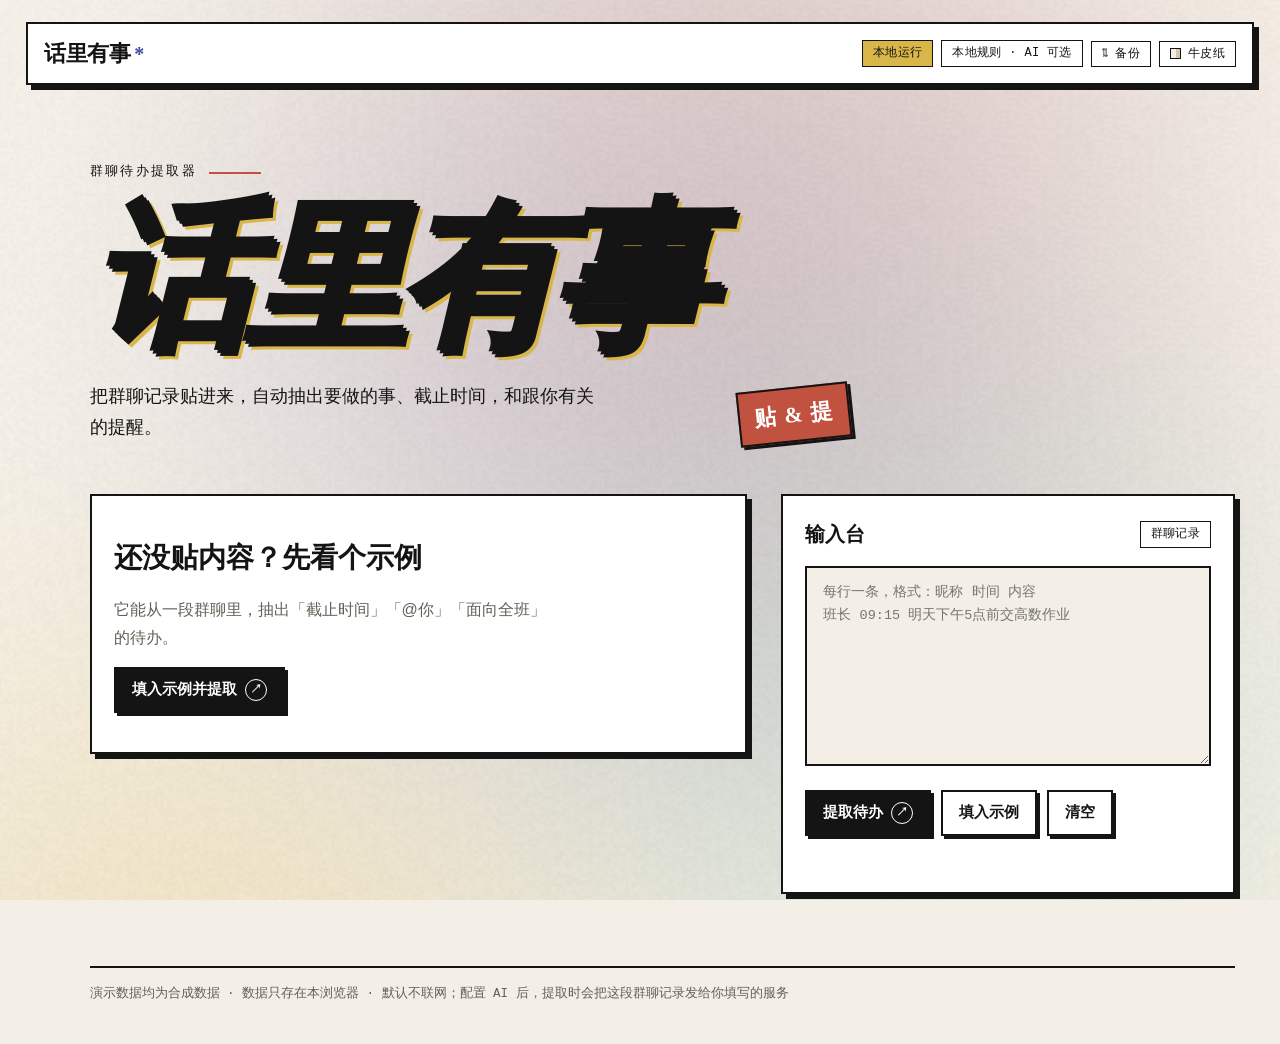
<file: index.html>
<!DOCTYPE html>
<html lang="zh-CN">
<head>
  <meta charset="UTF-8">
  <meta name="viewport" content="width=device-width, initial-scale=1.0">
  <meta name="theme-color" content="#F4EFE6">
  <title>话里有事 · 群聊待办提取器</title>
  <script>
    // 在样式生效前落主题，避免刷新时先闪一下纸白再变牛皮纸。
    try {
      if (localStorage.getItem('group-chat-todo:theme') === 'kraft') {
        document.documentElement.setAttribute('data-theme', 'kraft');
      }
    } catch (e) { /* 隐私模式忽略 */ }

    // 开屏每天只播一次（当天第一次打开）；减弱动效时直接跳过，别先盖住再淡出。
    // 在 head 里落类名，避免首帧闪一下完整页面。
    // 日期按本地时区取，存成 YYYY-MM-DD；跨天后再打开会重新播。
    // ?intro=1 显式预览：无视「今天已播过」和系统减弱动效，完整播一遍且不写当天日期；
    // ?intro=0 临时关闭。调试和验收都用得着，不用去清 localStorage。
    // 本地双击打开（file://）时默认就按显式预览处理：演示现场不用先记住加参数。
    // 上线版本（https）仍按「每天首次」；本地想跳过时加 ?intro=0。
    try {
      var introParam = new URLSearchParams(location.search).get('intro');
      var introFileDefault = location.protocol === 'file:' && introParam !== '0';
      var introNow = new Date();
      var introToday = introNow.getFullYear() + '-'
        + String(introNow.getMonth() + 1).padStart(2, '0') + '-'
        + String(introNow.getDate()).padStart(2, '0');
      var introSeenToday = localStorage.getItem('group-chat-todo:intro-day') === introToday;
      var introReduce = window.matchMedia('(prefers-reduced-motion: reduce)').matches;
      if (introParam === '1' || introFileDefault) {
        document.documentElement.classList.add('intro-lock', 'intro-force');
      } else if (introParam === '0' || introSeenToday || introReduce) {
        document.documentElement.classList.add('intro-skip');
      } else {
        document.documentElement.classList.add('intro-lock');
      }
    } catch (e) {
      // 存储不可用（隐私模式等）时当作今天还没播过，照常显示；
      // 若这是显式预览，减弱动效下也要能看见。
      document.documentElement.classList.add('intro-lock');
      if (typeof introParam !== 'undefined' && introParam === '1') {
        document.documentElement.classList.add('intro-force');
      }
    }
  </script>
  <link rel="stylesheet" href="styles.css">
  <noscript>
    <style>
      html.intro-lock { overflow: auto; }
      .intro { display: none; }
    </style>
  </noscript>
</head>
<body>
  <!-- 着色器背景：主题色在纸面上缓慢晕染漂移 -->
  <canvas class="bg" id="bg-canvas" aria-hidden="true"></canvas>

  <!-- 开屏：每天第一次打开时把「从群聊里拎出待办」演一遍。
       纯装饰，aria-hidden；点击 / 任意键 / 滚轮可跳过，当天不再出现。
       文案用 sample-chat.txt 里的合成数据。 -->
  <div class="intro" id="intro" aria-hidden="true">
    <div class="intro__stage">
      <div class="intro__chat">
        <p class="intro__msg" style="--i:0">
          <span class="intro__who">班长</span><span class="intro__time">09:12</span>
          <span class="intro__text">大家早上好，降温注意保暖</span>
        </p>
        <p class="intro__msg intro__msg--hit" style="--i:1">
          <span class="intro__who">班长</span><span class="intro__time">09:15</span>
          <span class="intro__text"><mark class="intro__mark">明天下午5点前</mark>交高数作业，别忘</span>
          <span class="intro__tag">待办</span>
          <span class="intro__check"></span>
        </p>
        <p class="intro__msg" style="--i:2">
          <span class="intro__who">文体委员</span><span class="intro__time">09:20</span>
          <span class="intro__text">周五之前报名运动会</span>
        </p>
      </div>
      <div class="intro__brand">
        <p class="intro__title">话里有事<span class="intro__star">*</span></p>
        <p class="intro__tagline">群聊待办提取器</p>
      </div>
    </div>
  </div>

  <header class="topbar">
    <span class="brand">话里有事<span class="brand__star" aria-hidden="true">*</span></span>
    <span class="topbar__right">
      <span class="topbar__tags">
        <span class="tag tag--acid">本地运行</span>
        <span class="tag">本地规则 · AI 可选</span>
      </span>
      <span class="topbar__actions">
        <button type="button" id="backup-open" class="topbar__btn" title="备份 / 恢复本机数据">
          <span class="topbar__btn-icon" aria-hidden="true">⇅</span>
          <span>备份</span>
        </button>
        <button type="button" id="theme-toggle" class="theme-toggle" aria-pressed="false" title="切换纸白 / 牛皮纸主题">
          <span class="theme-toggle__swatch" aria-hidden="true"></span>
          <span>牛皮纸</span>
        </button>
      </span>
    </span>
  </header>

  <main class="page">
    <section class="hero">
      <p class="kicker">群聊待办提取器<span class="kicker__line" aria-hidden="true"></span></p>
      <h1 class="title">话里有事</h1>
      <div class="hero__row">
        <p class="sub">把群聊记录贴进来，自动抽出要做的事、截止时间，和跟你有关的提醒。</p>
        <span class="stamp" aria-hidden="true">贴 &amp; 提</span>
      </div>
    </section>

    <div class="layout">
      <!-- 左：结果 -->
      <section class="col col--results">
        <div id="placeholder" class="box placeholder">
          <p class="placeholder__title">还没贴内容？先看个示例</p>
          <p class="placeholder__sub">它能从一段群聊里，抽出「截止时间」「@你」「面向全班」的待办。</p>
          <button type="button" id="quickstart" class="btn btn--primary">
            <span>填入示例并提取</span>
            <span class="btn__icon" aria-hidden="true">↗</span>
          </button>
        </div>

        <section id="result" class="result" hidden>
          <div class="stats">
            <div class="stat stat--big stat--acid">
              <span class="stat__label">待办</span>
              <span class="stat__num" id="stat-open">0</span>
            </div>
            <div class="stat stat--blue">
              <span class="stat__label">与你相关</span>
              <span class="stat__num" id="stat-relevant">0</span>
            </div>
            <div class="stat stat--pink">
              <span class="stat__label">待确认</span>
              <span class="stat__num" id="stat-confirm">0</span>
            </div>
            <div class="stat stat--mint">
              <span class="stat__label">已完成</span>
              <span class="stat__num" id="stat-done">0</span>
            </div>
          </div>

          <div class="box listbox" id="listbox">
            <div class="listbox__head">
              <nav class="tabs" aria-label="按状态筛选">
                <button type="button" class="tab active" data-filter="todo">待办</button>
                <button type="button" class="tab" data-filter="confirm">待确认</button>
                <button type="button" class="tab" data-filter="done">已完成</button>
              </nav>
              <div class="listbox__tools">
                <button type="button" id="view-toggle" class="btn btn--ghost btn--sm" aria-pressed="false" title="切换到日历视图">
                  <span id="view-toggle-icon" aria-hidden="true">▦</span>
                  <span id="view-toggle-label">日历</span>
                </button>
                <button type="button" id="ai-settings" class="btn btn--ghost btn--sm" title="AI 设置" aria-label="AI 设置"><span aria-hidden="true">⚙</span> AI</button>
                <button type="button" id="select-mode" class="btn btn--ghost btn--sm js-list-only" aria-pressed="false">多选</button>
                <button type="button" id="done-all" class="btn btn--ghost btn--sm js-list-only">全部完成</button>
              </div>
            </div>

            <!-- 多选模式下的批量操作条，只在开启多选时出现 -->
            <div class="batchbar" id="batchbar" hidden>
              <span class="batchbar__count" id="batch-count">已选 0 条</span>
              <div class="batchbar__actions">
                <button type="button" id="batch-all" class="btn btn--ghost btn--sm">全选</button>
                <button type="button" id="batch-done" class="btn btn--ghost btn--sm">标记完成</button>
                <button type="button" id="batch-delete" class="btn btn--danger btn--sm">删除</button>
                <button type="button" id="batch-exit" class="btn btn--ghost btn--sm">取消</button>
              </div>
            </div>

            <p id="summary" class="summary"></p>
            <p id="ai-note" class="ai-note" hidden role="status" aria-live="polite"></p>
            <ul id="list" class="list"></ul>

            <!-- 日历视图：同一批待办的时间视角。月历里只放已排期的条目；
                 原文日期认不出来的留在「未排期」，点开可手动排期。 -->
            <section class="calendar" id="calendar" hidden aria-label="待办日历">
              <div class="cal__head">
                <div class="cal__month">
                  <button type="button" class="cal__navbtn" id="cal-prev" aria-label="上个月">‹</button>
                  <span class="cal__label" id="cal-label" aria-live="polite">—</span>
                  <button type="button" class="cal__navbtn" id="cal-next" aria-label="下个月">›</button>
                </div>
                <button type="button" class="btn btn--ghost btn--sm" id="cal-today">今天</button>
                <button type="button" class="btn btn--primary btn--sm" id="cal-add" title="在日历里添加一条待办"><span aria-hidden="true">＋</span> 添加待办</button>
                <label class="cal__done">
                  <input type="checkbox" id="cal-show-done" checked>
                  显示已完成
                </label>
              </div>
              <p class="cal__meta" id="cal-meta"></p>

              <div class="cal__weekdays" aria-hidden="true">
                <span>一</span><span>二</span><span>三</span><span>四</span><span>五</span><span class="cal__weekend">六</span><span class="cal__weekend">日</span>
              </div>
              <div class="cal__grid" id="cal-grid" role="group" aria-label="月历"></div>

              <div class="cal__legend" aria-hidden="true">
                <span><i class="cal__bar"></i>待办</span>
                <span><i class="cal__bar cal__bar--confirm"></i>待确认</span>
                <span><i class="cal__bar cal__bar--done"></i>已完成</span>
                <span class="cal__legend-overdue">红条 = 已过期</span>
              </div>

              <div class="cal__section">
                <div class="cal__section-head cal__dayhead">
                  <h3 class="cal__daystamp" id="cal-day-label">
                    <span class="cal__daynum" id="cal-day-num">—</span>
                    <span class="cal__daymeta">
                      <span class="cal__daymonth" id="cal-day-month">—</span>
                      <span class="cal__dayweek" id="cal-day-week"></span>
                    </span>
                  </h3>
                  <span class="cal__section-count" id="cal-day-count"></span>
                </div>
                <ul class="cal-list cal-list--timeline" id="cal-day-list"></ul>
              </div>

              <div class="cal__section">
                <div class="cal__section-head">
                  <h3 class="cal__section-title">未排期</h3>
                  <span class="cal__section-count" id="cal-unscheduled-count"></span>
                </div>
                <p class="cal__hint" id="cal-unscheduled-hint">原文里没识别出具体日期的条目会留在这里，点开可手动排期。</p>
                <ul class="cal-list" id="cal-unscheduled-list"></ul>
              </div>
            </section>

            <!-- 拖拽放置目标：手柄拖动时的删除区。纯指针交互（键盘/读屏走批量删除按钮） -->
            <div class="trash" id="trash" hidden aria-hidden="true">
              <svg class="trash__icon" viewBox="0 0 24 24" focusable="false">
                <path d="M4 7h16M9.5 7V4.5h5V7M6.2 7l1 12.1A1.9 1.9 0 0 0 9.1 21h5.8a1.9 1.9 0 0 0 1.9-1.9L18 7"
                      fill="none" stroke="currentColor" stroke-width="2"/>
                <path d="M10.2 11v6M13.8 11v6" fill="none" stroke="currentColor" stroke-width="2"/>
              </svg>
              <span class="trash__label">拖入删除</span>
            </div>

            <p id="list-status" class="sr-only" role="status" aria-live="polite"></p>
          </div>
        </section>
      </section>

      <!-- 右：控制台 / 解析 -->
      <aside class="col col--side" id="side">
        <section class="box console" id="console">
          <div class="console__head">
            <h2 class="boxtitle">输入台</h2>
            <span class="tag mono">群聊记录</span>
          </div>
          <textarea id="chat" spellcheck="false" placeholder="每行一条，格式：昵称 时间 内容&#10;班长 09:15 明天下午5点前交高数作业"></textarea>
          <div class="actions">
            <button type="button" id="extract" class="btn btn--primary">
              <span>提取待办</span>
              <span class="btn__icon" aria-hidden="true">↗</span>
            </button>
            <button type="button" id="sample" class="btn btn--ghost">填入示例</button>
            <button type="button" id="clear" class="btn btn--ghost">清空</button>
          </div>
          <p id="hint" class="hint" role="status" aria-live="polite"></p>
        </section>

        <section class="box detail" id="detail" hidden>
          <div class="console__head">
            <h2 class="boxtitle">解析</h2>
            <button type="button" id="detail-close" class="btn btn--ghost btn--sm">返回输入台</button>
          </div>
          <p class="detail__text" id="detail-text"></p>
          <div class="detail__meta" id="detail-meta"></div>
          <div class="detail__block detail__promote" id="detail-promote-block" hidden>
            <p class="detail__label">这条拿不准</p>
            <p class="detail__date-note">如果它确实是要做的事，就把它转成待办。</p>
            <button type="button" class="btn btn--primary btn--sm" id="detail-promote">确认为待办</button>
          </div>
          <div class="detail__block">
            <label class="detail__label" for="detail-date">日历排期</label>
            <div class="detail__date-row">
              <input type="date" id="detail-date">
              <button type="button" class="btn btn--ghost btn--sm" id="detail-date-clear">清除</button>
            </div>
            <p class="detail__date-note" id="detail-date-note"></p>
          </div>
          <div class="detail__block">
            <p class="detail__label">提取依据</p>
            <ul class="detail__reasons" id="detail-reasons"></ul>
          </div>
          <div class="detail__block" id="detail-cond-block" hidden>
            <p class="detail__label">条件</p>
            <ul class="detail__conds" id="detail-conds"></ul>
          </div>
          <div class="detail__block">
            <p class="detail__label">原文</p>
            <p class="detail__source" id="detail-source"></p>
            <button type="button" id="detail-raw-btn" class="btn btn--ghost btn--sm" aria-expanded="false" aria-controls="detail-raw" hidden>打开原文</button>
            <div class="rawwrap" id="detail-raw" hidden>
              <p class="detail__label" id="detail-raw-label"></p>
              <p class="detail__source detail__source--line" id="detail-raw-text"></p>
            </div>
          </div>
        </section>
      </aside>
    </div>

    <footer class="foot">
      <p>演示数据均为合成数据 · 数据只存在本浏览器 · 默认不联网；配置 AI 后，提取时会把这段群聊记录发给你填写的服务</p>
    </footer>
  </main>

  <!-- 拖进垃圾桶删除后给一条撤回机会。
       「删除」按钮走的是下面的二次确认弹窗，所以不需要这个——确认过的删除就是终局。 -->
  <div class="undo" id="undo" hidden role="status" aria-live="polite">
    <span class="undo__text" id="undo-text"></span>
    <button type="button" class="btn btn--sm" id="undo-btn">撤销</button>
  </div>

  <!-- 备份 / 恢复：数据只存在当前浏览器，换浏览器或换电脑时靠文件带走。
       导入采用合并——已有条目保留，正文重复的跳过；不覆盖、不清空。
       文件里不包含 AI 配置和 API Key。 -->
  <div class="dialog" id="backup-dialog" hidden role="dialog" aria-modal="true" aria-labelledby="backup-dialog__title">
    <div class="dialog__backdrop" data-backup-close aria-hidden="true"></div>
    <div class="dialog__card dialog__card--wide" role="document">
      <h2 class="dialog__title" id="backup-dialog__title">备份与恢复</h2>
      <p class="dialog__body dialog__body--sm">数据只存在当前浏览器。导出成文件后，换浏览器或换电脑再导入，就能接着用。备份包含群聊原文和全部待办；<strong>不包含</strong> AI 配置和 API Key。导入采用合并：已有条目保留，正文重复的跳过。双击本地文件打开时，浏览器可能拦截下载，可以改用「复制备份」。</p>
      <p class="backup__summary" id="backup-summary"></p>
      <p class="ai-why" id="backup-status" role="status" aria-live="polite"></p>
      <input type="file" id="backup-file" accept=".json,application/json" hidden>
      <div class="dialog__actions dialog__actions--split backup__actions">
        <span class="backup__group">
          <button type="button" class="btn btn--ghost btn--sm" id="backup-import">导入备份</button>
          <button type="button" class="btn btn--ghost btn--sm" id="backup-copy">复制备份</button>
        </span>
        <span class="dialog__spacer"></span>
        <button type="button" class="btn btn--ghost" id="backup-close">关闭</button>
        <button type="button" class="btn btn--primary" id="backup-export">导出备份</button>
      </div>
      <label class="field backup__copyfield" id="backup-copyfield" hidden>
        <span class="field__label">手动复制（Ctrl / Cmd + C）</span>
        <textarea id="backup-copytext" rows="4" readonly spellcheck="false"></textarea>
      </label>
    </div>
  </div>

  <!-- 删除确认弹窗：警告 + 跳出动效 -->
  <div class="dialog" id="delete-dialog" hidden role="dialog" aria-modal="true" aria-labelledby="delete-dialog__title">
    <div class="dialog__backdrop" data-close aria-hidden="true"></div>
    <div class="dialog__card" role="document">
      <span class="dialog__mark" aria-hidden="true">!</span>
      <h2 class="dialog__title" id="delete-dialog__title">删除这条待办？</h2>
      <p class="dialog__body">这条待办会被<span class="dialog__strong">永久移除</span>，无法撤销。</p>
      <p class="dialog__preview" id="delete-dialog__preview"></p>
      <div class="dialog__actions">
        <button type="button" class="btn btn--ghost" id="delete-cancel">取消</button>
        <button type="button" class="btn btn--danger" id="delete-confirm">确认删除</button>
      </div>
    </div>
  </div>

  <!-- 手动添加：日历里直接加一条要干的事。
       只进本机的 items，不改群聊原文；日期留空就落到「未排期」。 -->
  <div class="dialog" id="add-dialog" hidden role="dialog" aria-modal="true" aria-labelledby="add-dialog__title">
    <div class="dialog__backdrop" data-add-close aria-hidden="true"></div>
    <div class="dialog__card" role="document">
      <h2 class="dialog__title" id="add-dialog__title">添加待办</h2>
      <p class="dialog__body dialog__body--sm">只记在本机，不会改动你贴的群聊原文。日期留空就进「未排期」。</p>
      <label class="field">
        <span class="field__label">要做什么</span>
        <textarea id="add-text" rows="3" maxlength="200" placeholder="例如：周五前交实验报告"></textarea>
      </label>
      <label class="field">
        <span class="field__label">放在日历哪一天</span>
        <input type="date" id="add-date">
      </label>
      <p class="ai-why" id="add-status" role="status" aria-live="polite"></p>
      <div class="dialog__actions">
        <button type="button" class="btn btn--ghost" id="add-cancel">取消</button>
        <button type="button" class="btn btn--primary" id="add-confirm">添加</button>
      </div>
    </div>
  </div>

  <!-- AI 设置：可选增强。没有配置时，页面行为与纯本地版完全一致。
       Key 只写进本浏览器的 localStorage，不写进代码或仓库。 -->
  <div class="dialog" id="ai-dialog" hidden role="dialog" aria-modal="true" aria-labelledby="ai-dialog__title">
    <div class="dialog__backdrop" data-ai-close aria-hidden="true"></div>
    <div class="dialog__card dialog__card--wide" role="document">
      <h2 class="dialog__title" id="ai-dialog__title">AI 提取设置</h2>
      <p class="dialog__body dialog__body--sm">AI 是可选的。不配置时，全部功能由本地规则完成。配置保存后，点「提取待办」会把整段群聊直接交给 AI 整理成待办，结果写进列表；每条都会在「解析」里给出原文证据。密钥只保存在这个浏览器的 localStorage 里，不写进代码或仓库；提取时，这段群聊记录会发送到你下面填写的服务。</p>

      <label class="field">
        <span class="field__label">服务商</span>
        <select id="ai-provider">
          <option value="deepseek">DeepSeek</option>
          <option value="openai">OpenAI</option>
          <option value="ollama">本地 Ollama</option>
          <option value="custom">自定义（OpenAI 兼容）</option>
        </select>
      </label>

      <label class="field">
        <span class="field__label">接口地址</span>
        <input type="text" id="ai-base" spellcheck="false" autocomplete="off" placeholder="https://api.deepseek.com">
      </label>

      <label class="field">
        <span class="field__label">模型</span>
        <input type="text" id="ai-model" spellcheck="false" autocomplete="off" placeholder="deepseek-chat">
      </label>

      <label class="field">
        <span class="field__label">API Key</span>
        <input type="password" id="ai-key" spellcheck="false" autocomplete="off" placeholder="sk-…（本地 Ollama 可留空）">
      </label>

      <p class="ai-why" id="ai-dialog-status" role="status" aria-live="polite"></p>

      <div class="dialog__actions dialog__actions--split">
        <button type="button" class="btn btn--ghost btn--sm" id="ai-test">测试连接</button>
        <span class="dialog__spacer"></span>
        <button type="button" class="btn btn--ghost" id="ai-cancel">关闭</button>
        <button type="button" class="btn btn--primary" id="ai-save">保存</button>
      </div>
    </div>
  </div>

  <script src="bg-shader.js"></script>
  <script src="app.js"></script>
</body>
</html>
</file>
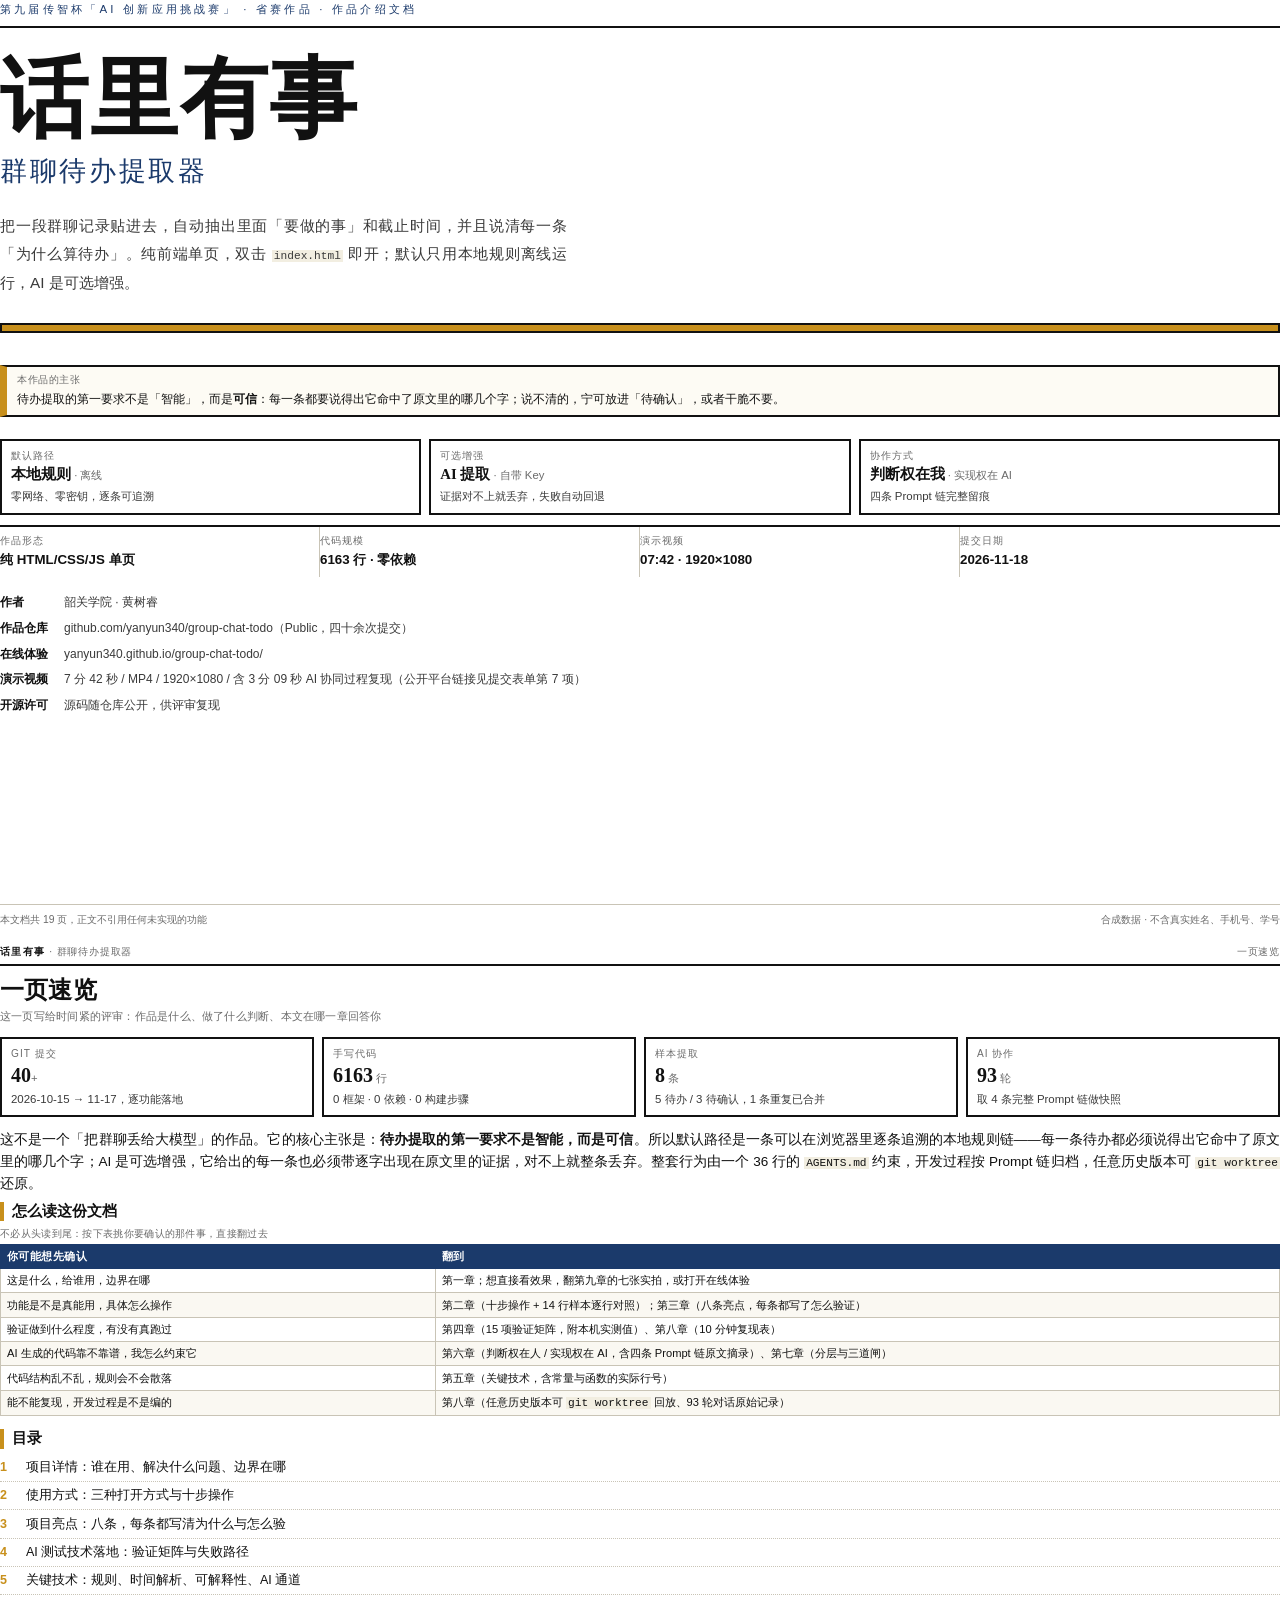
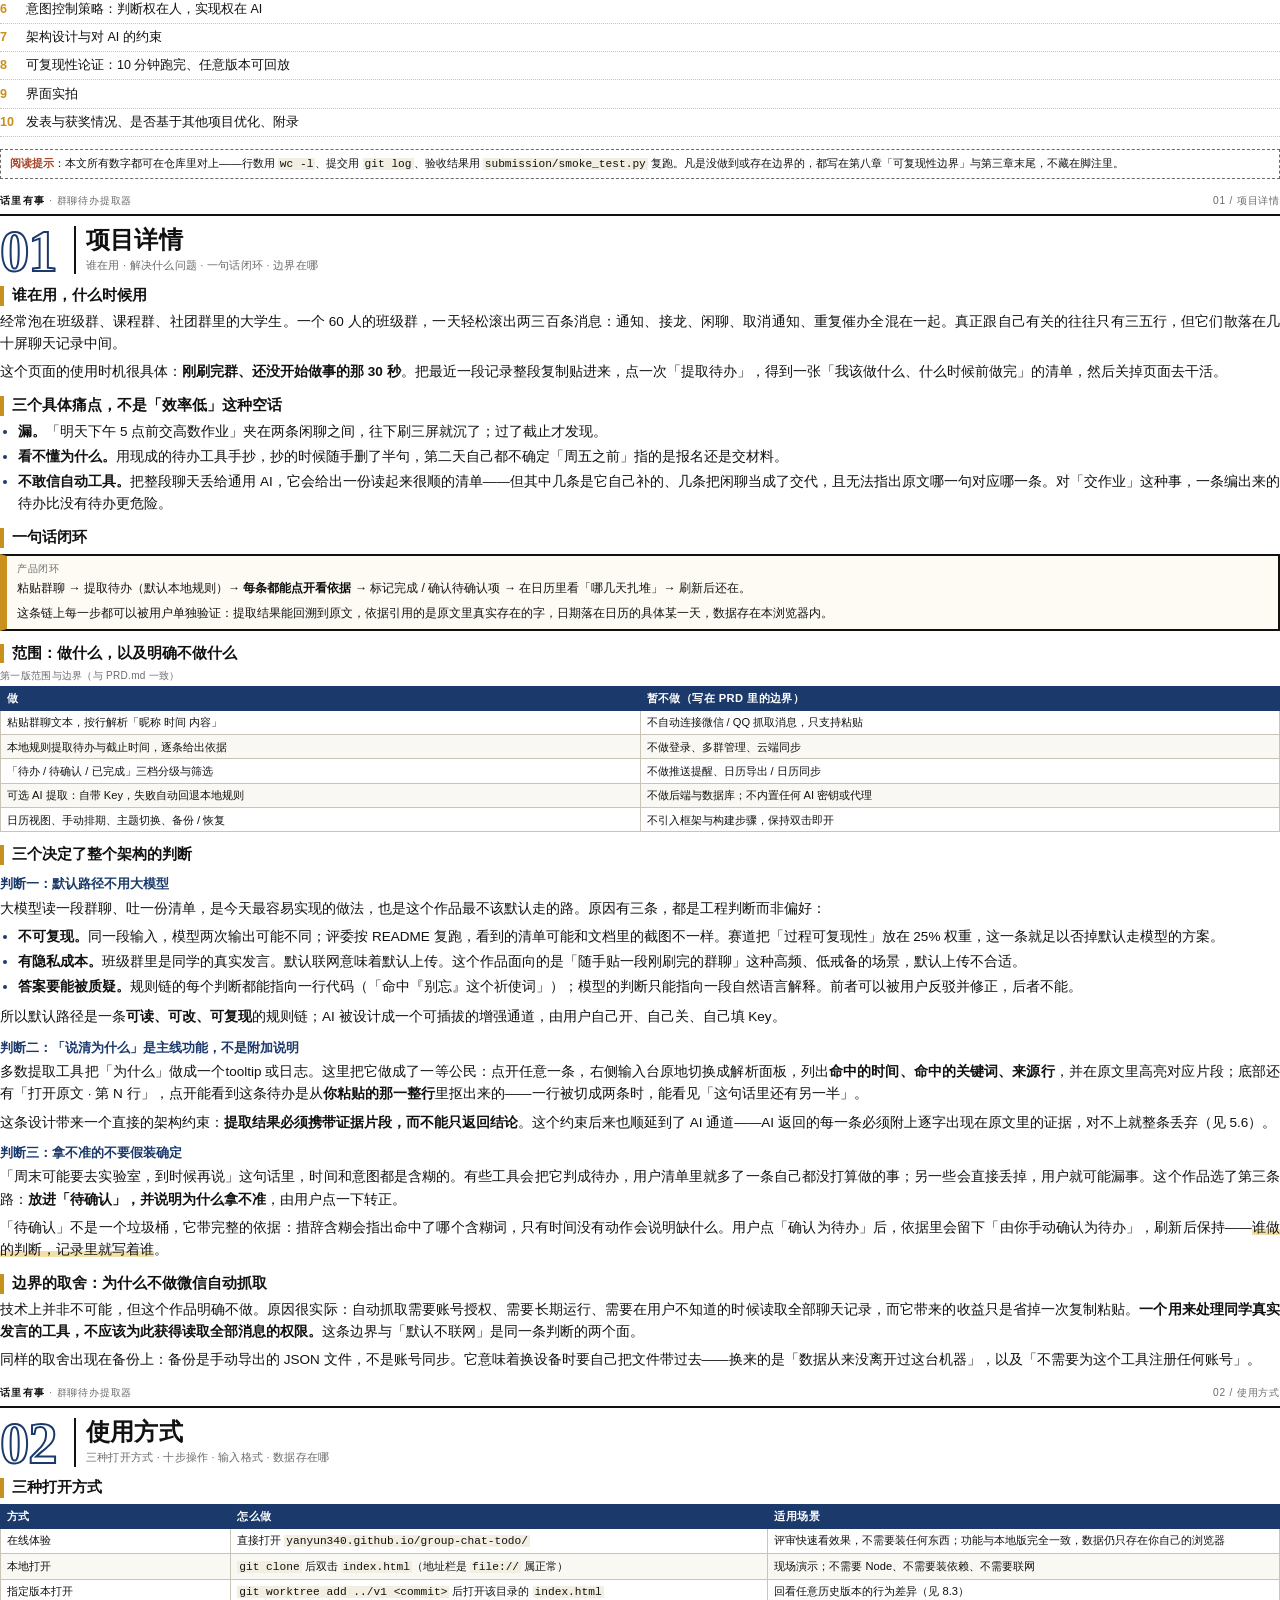
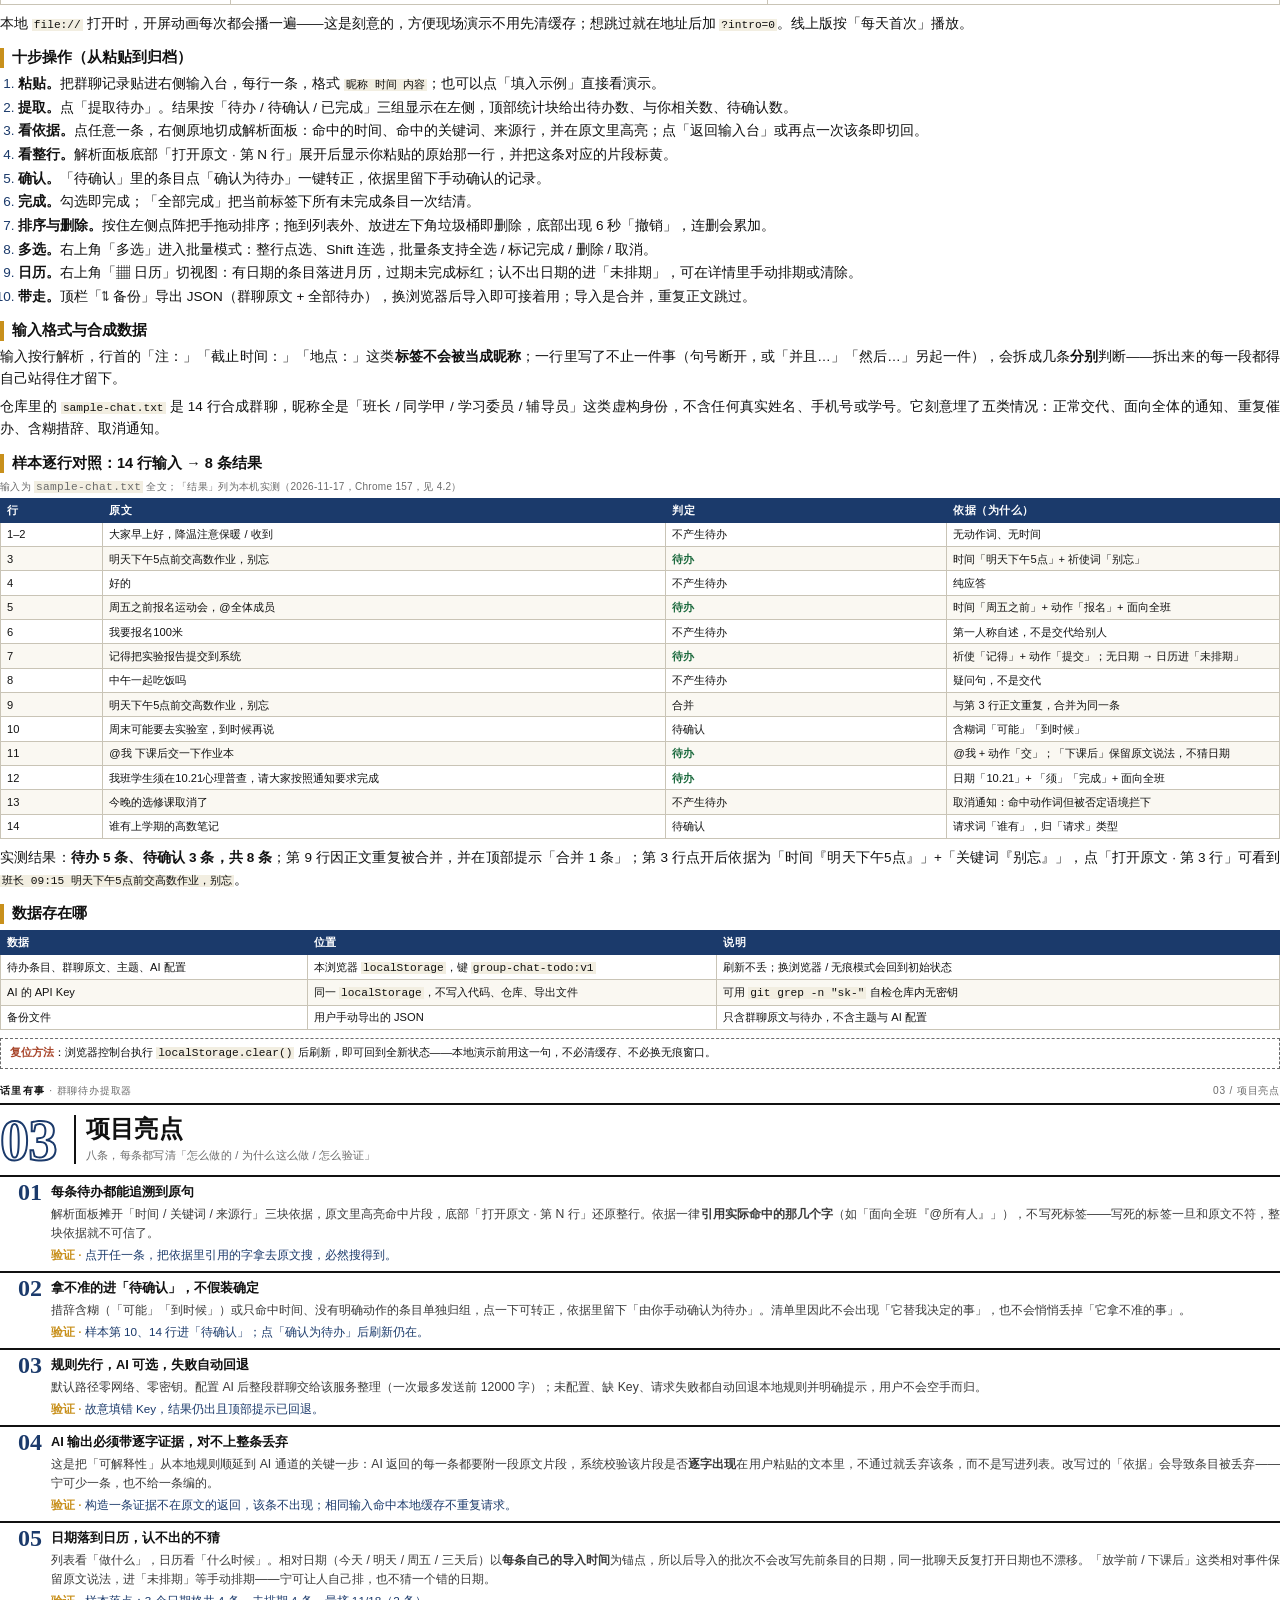
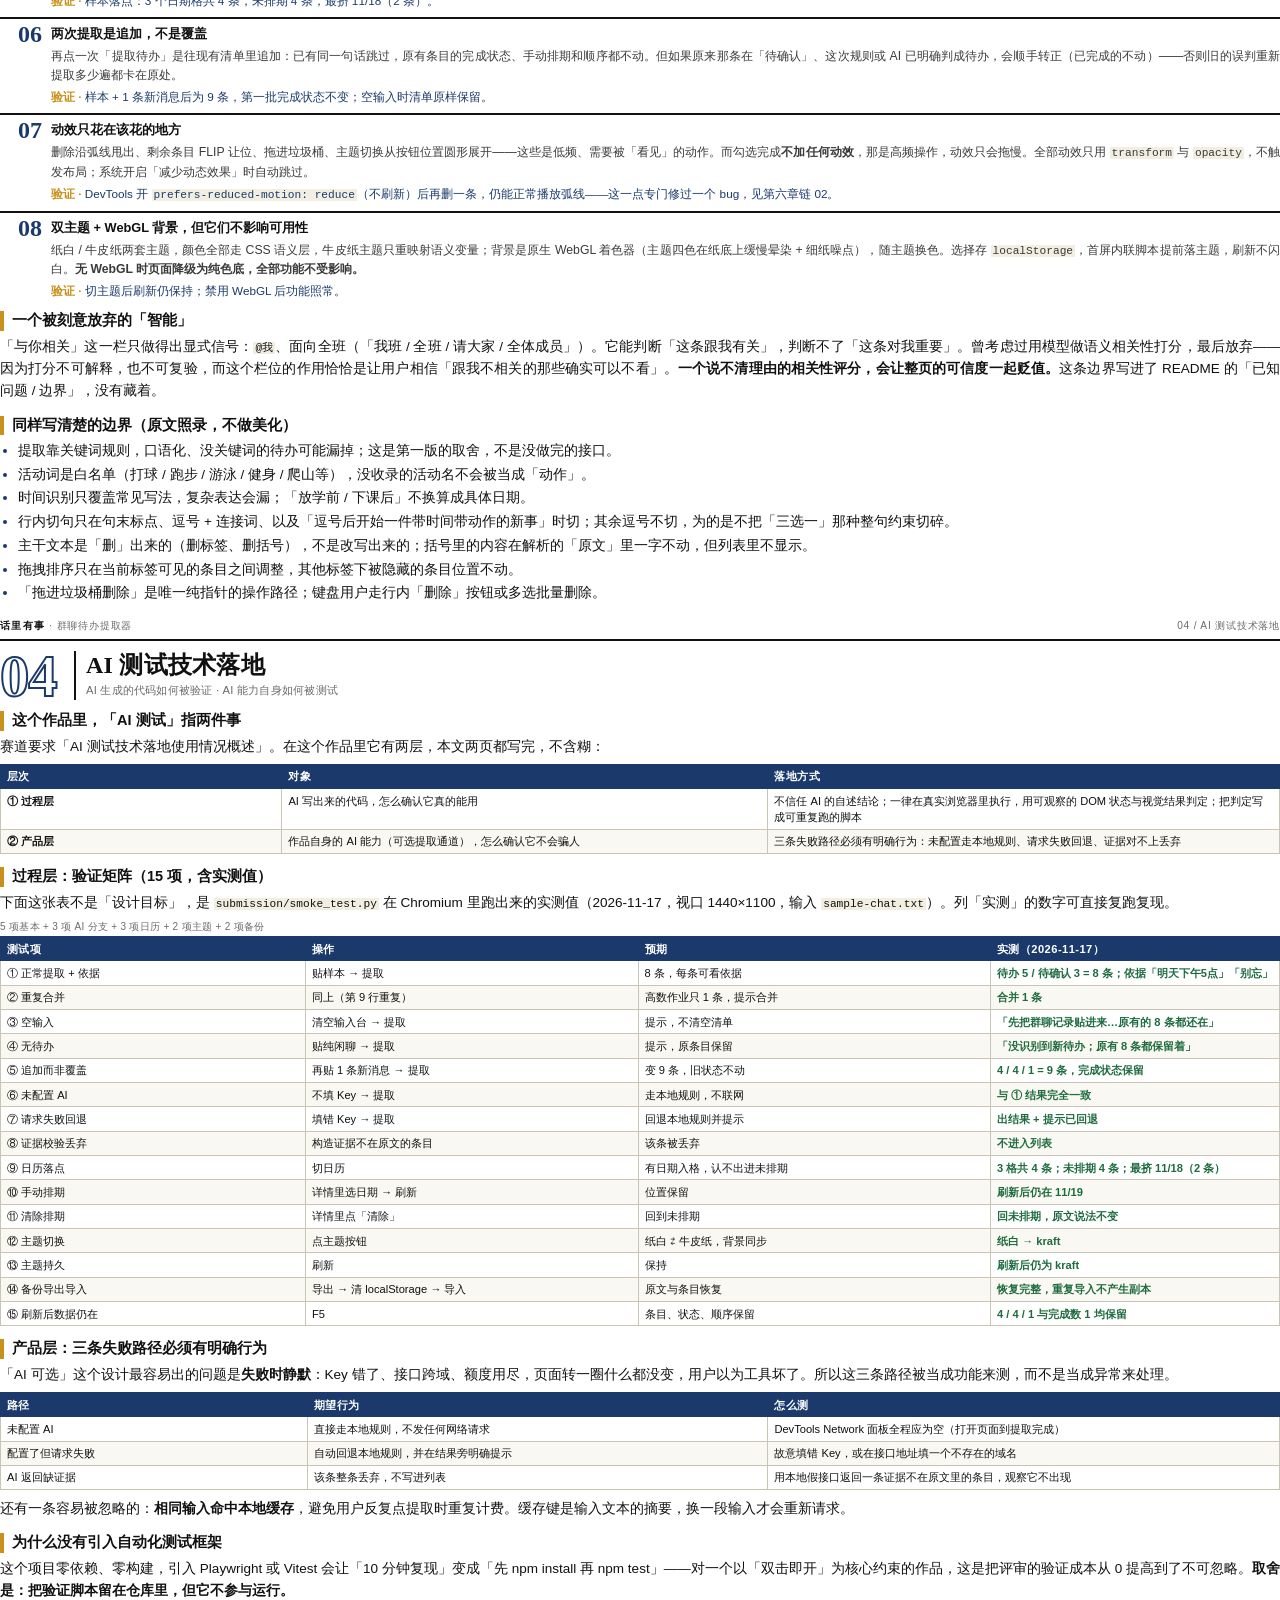
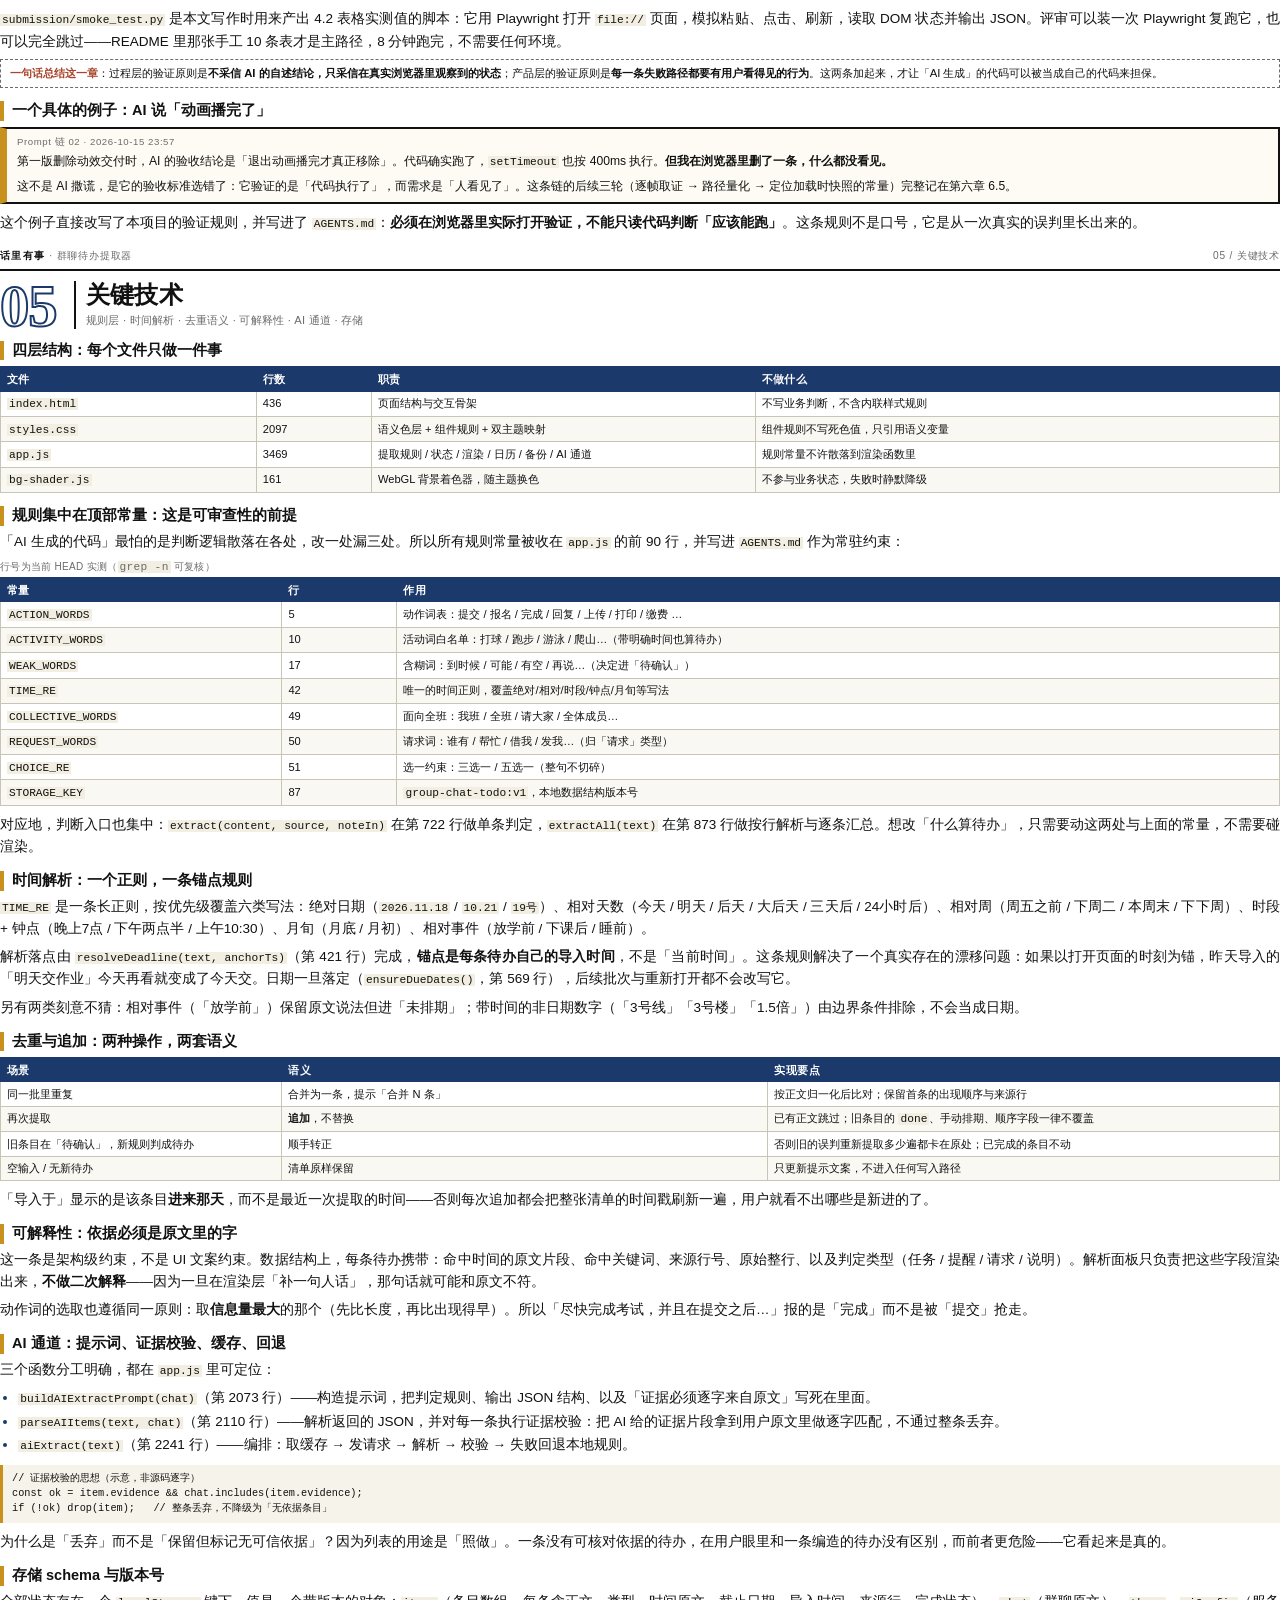
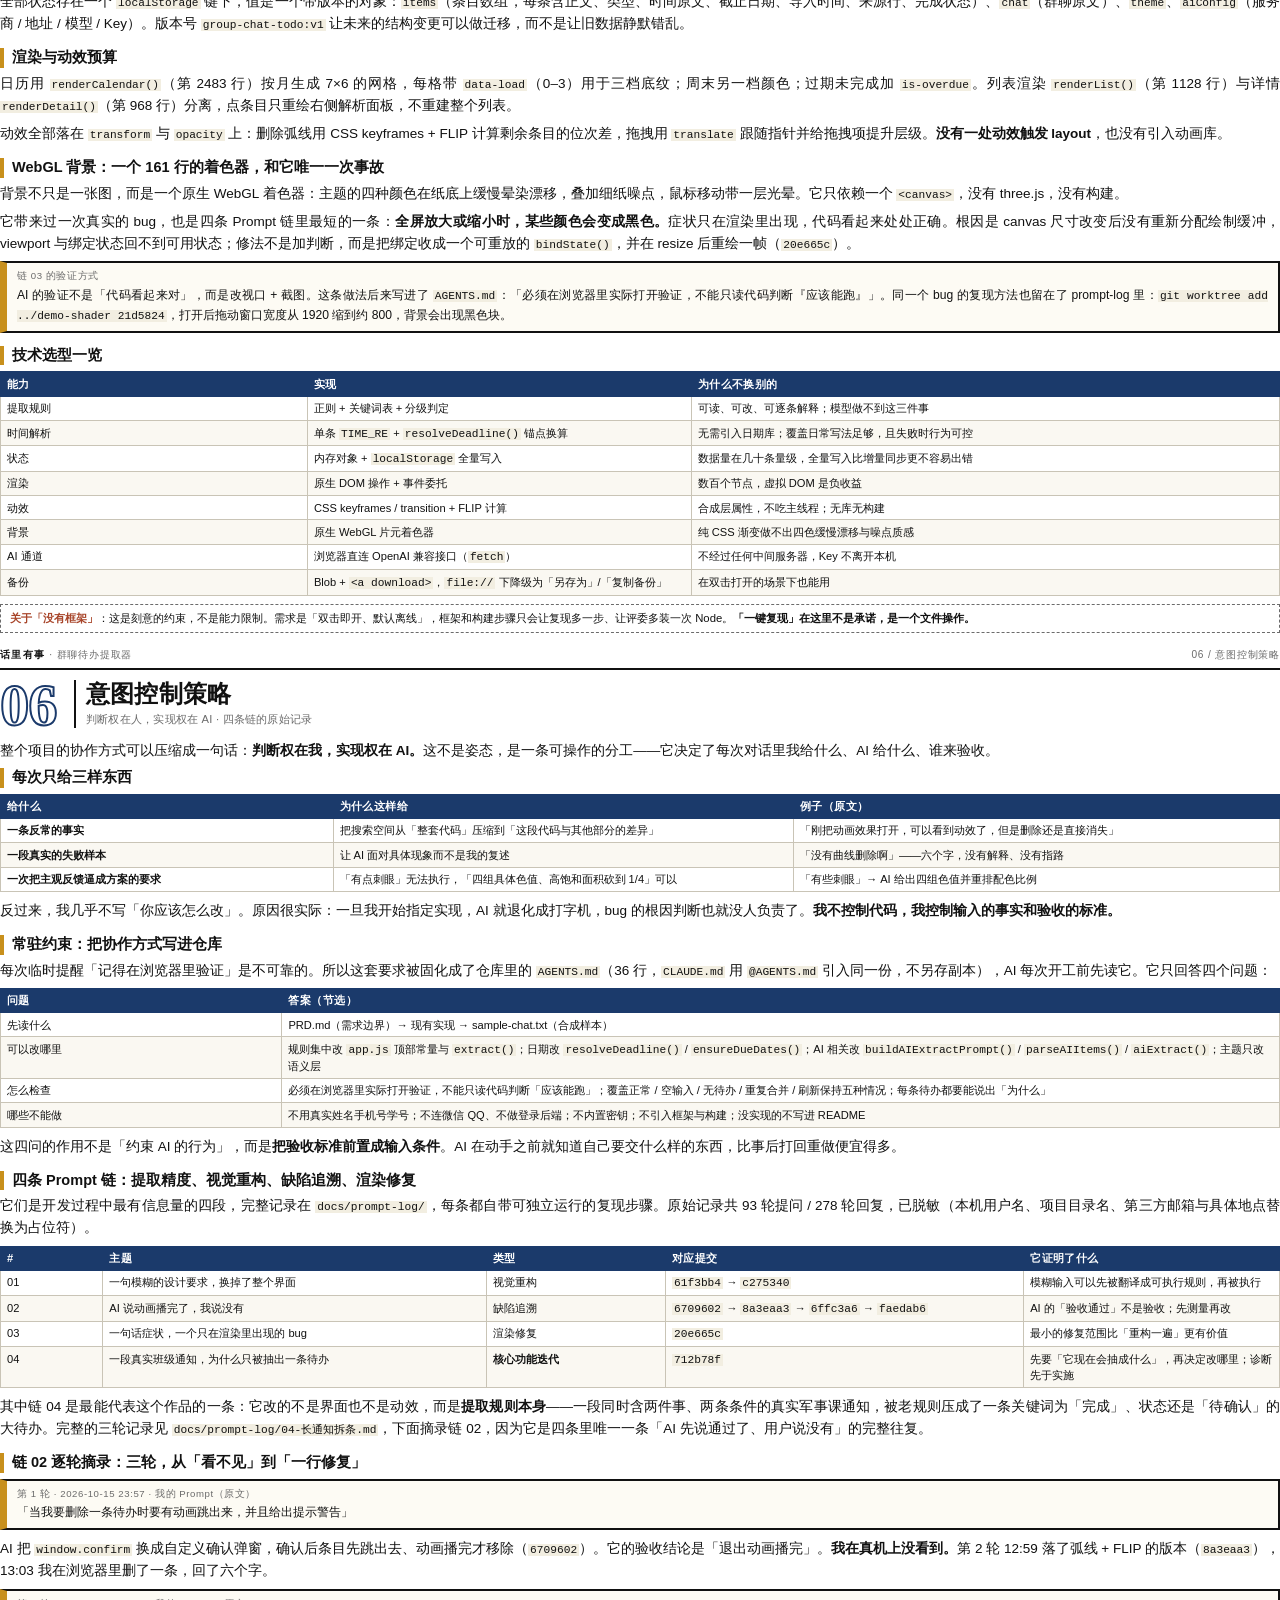
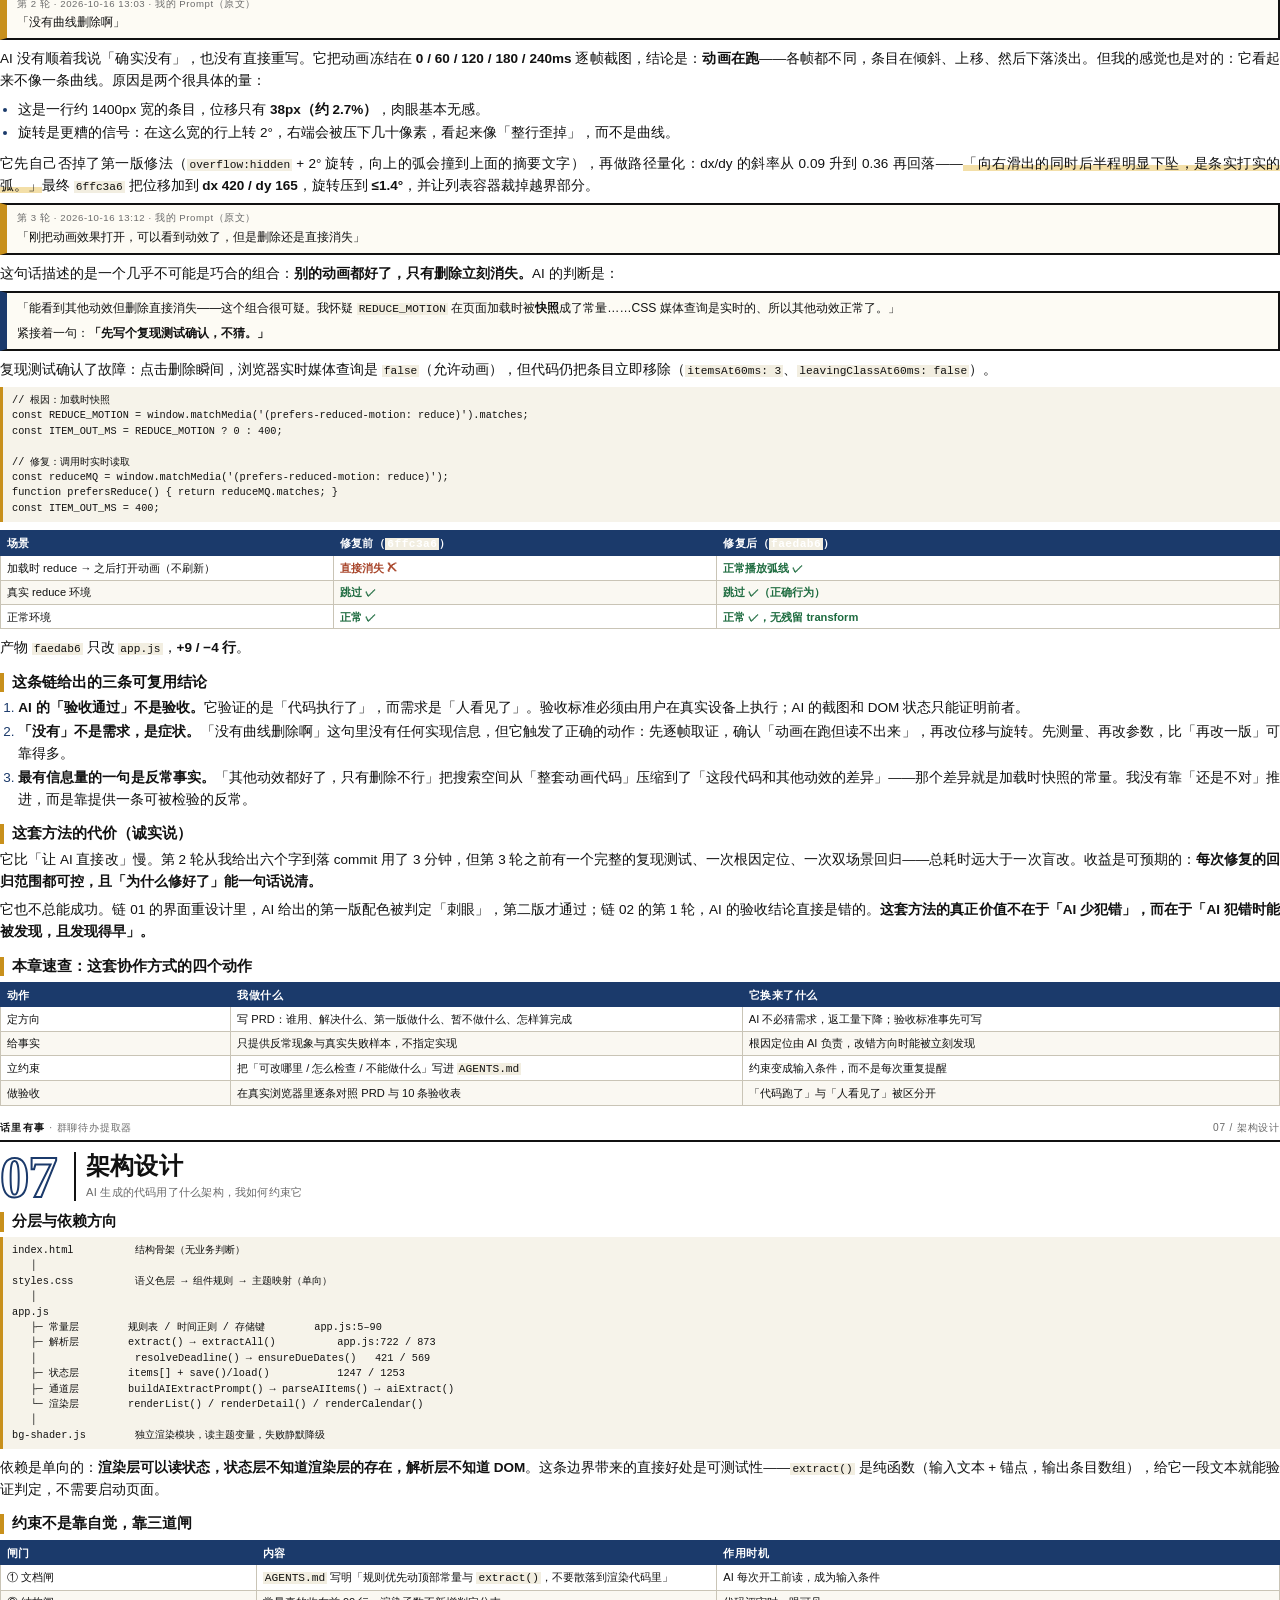
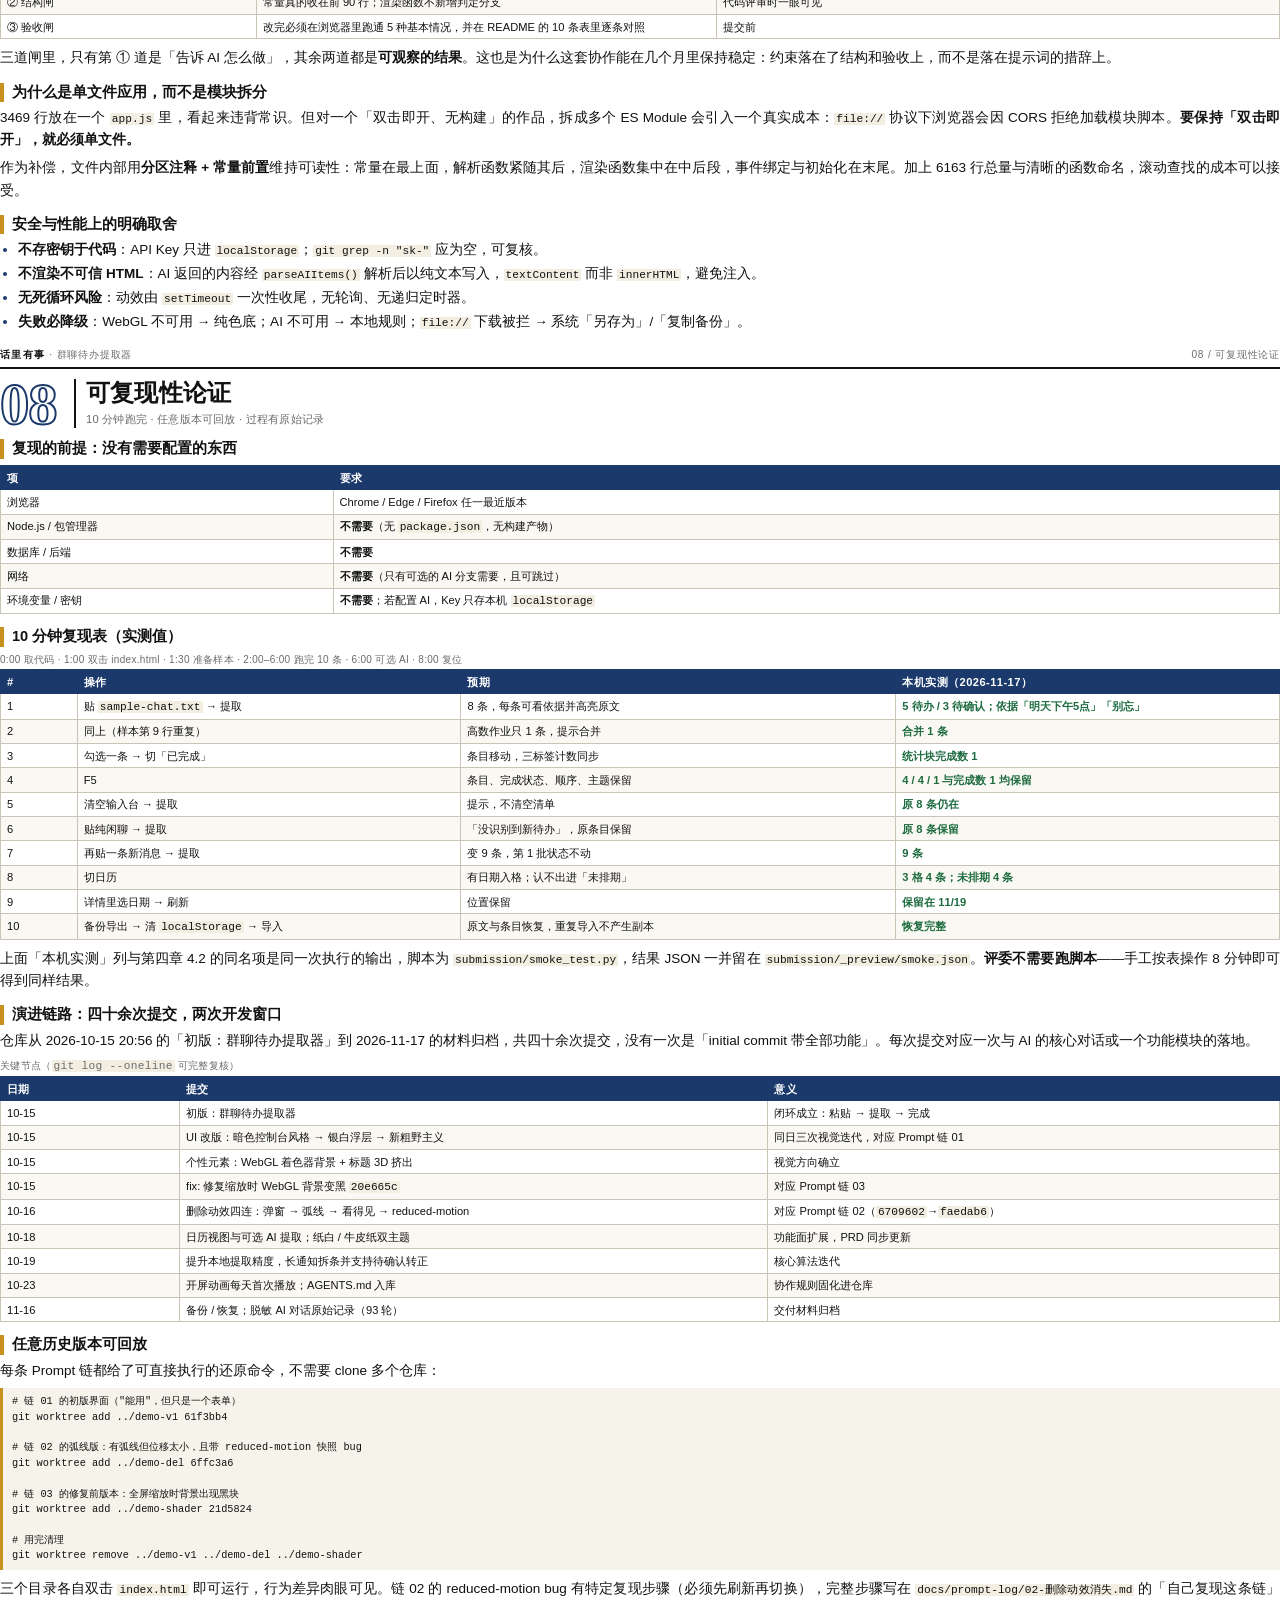
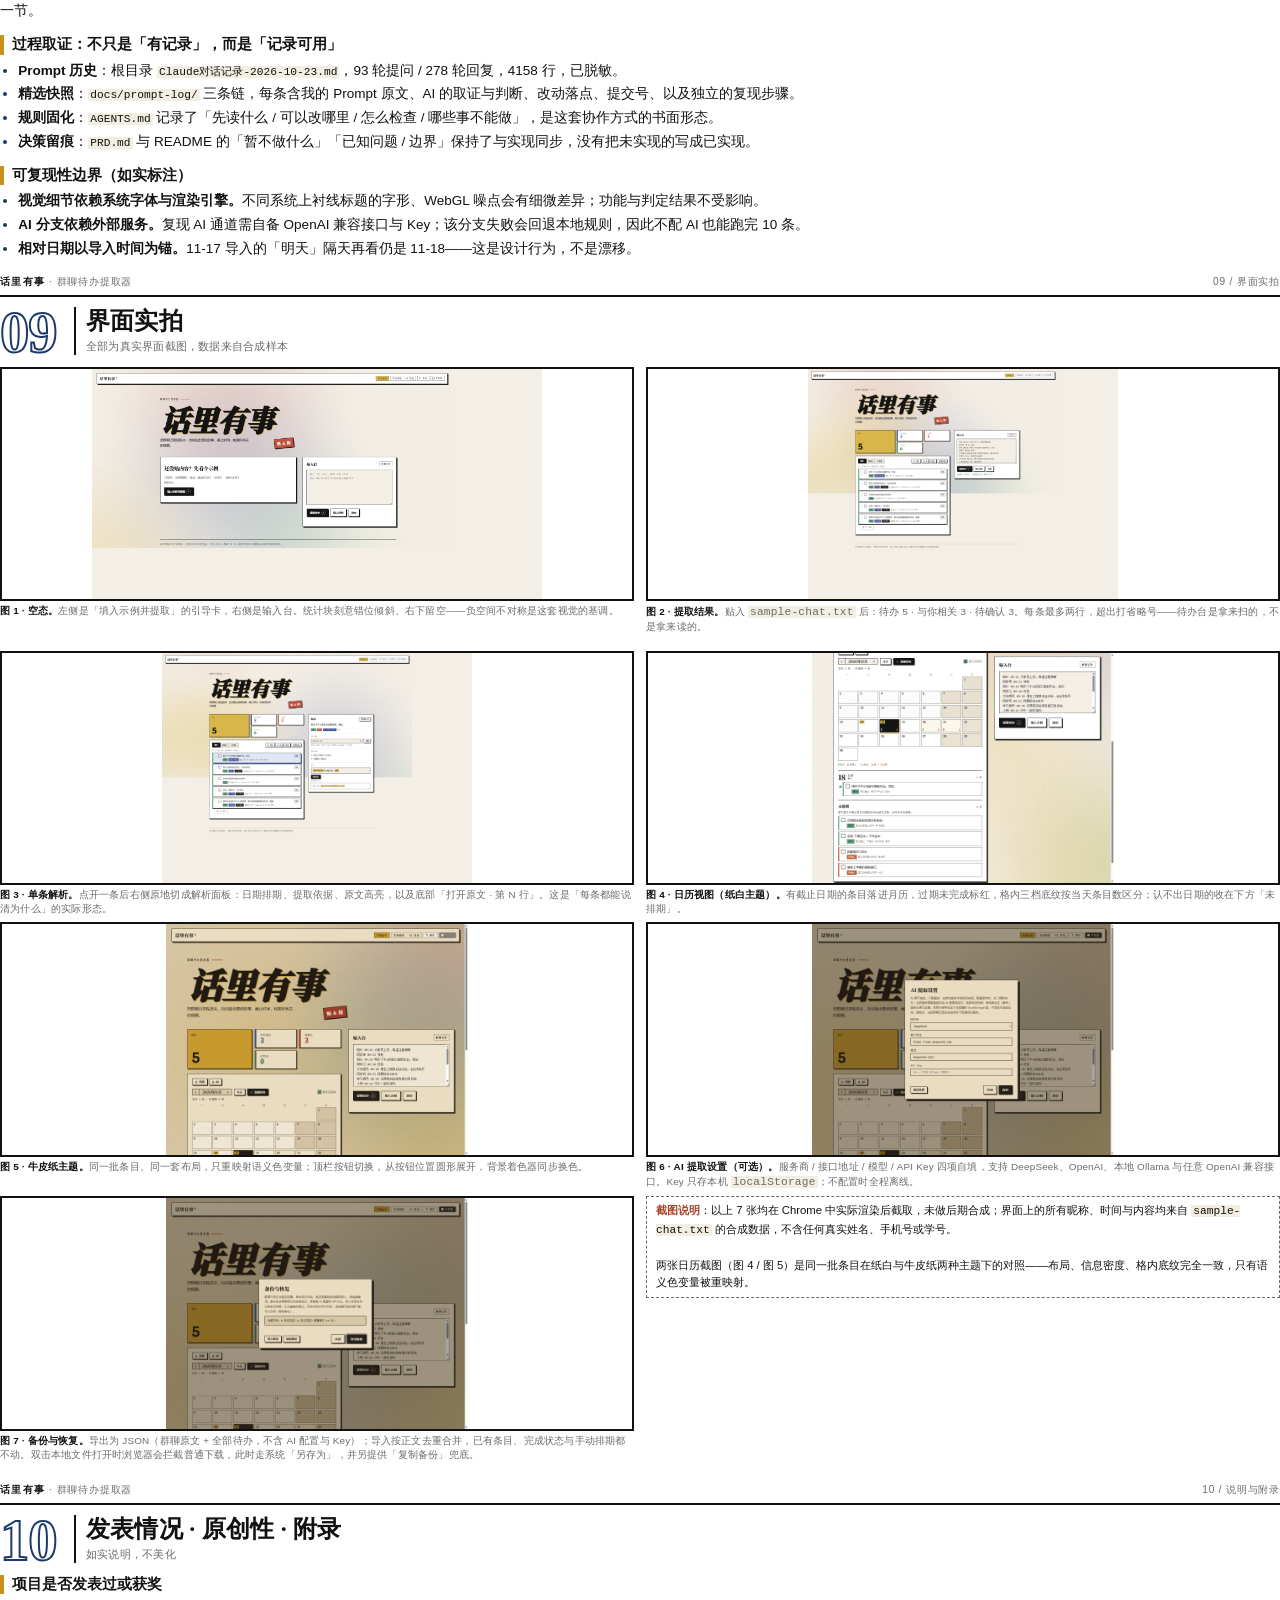
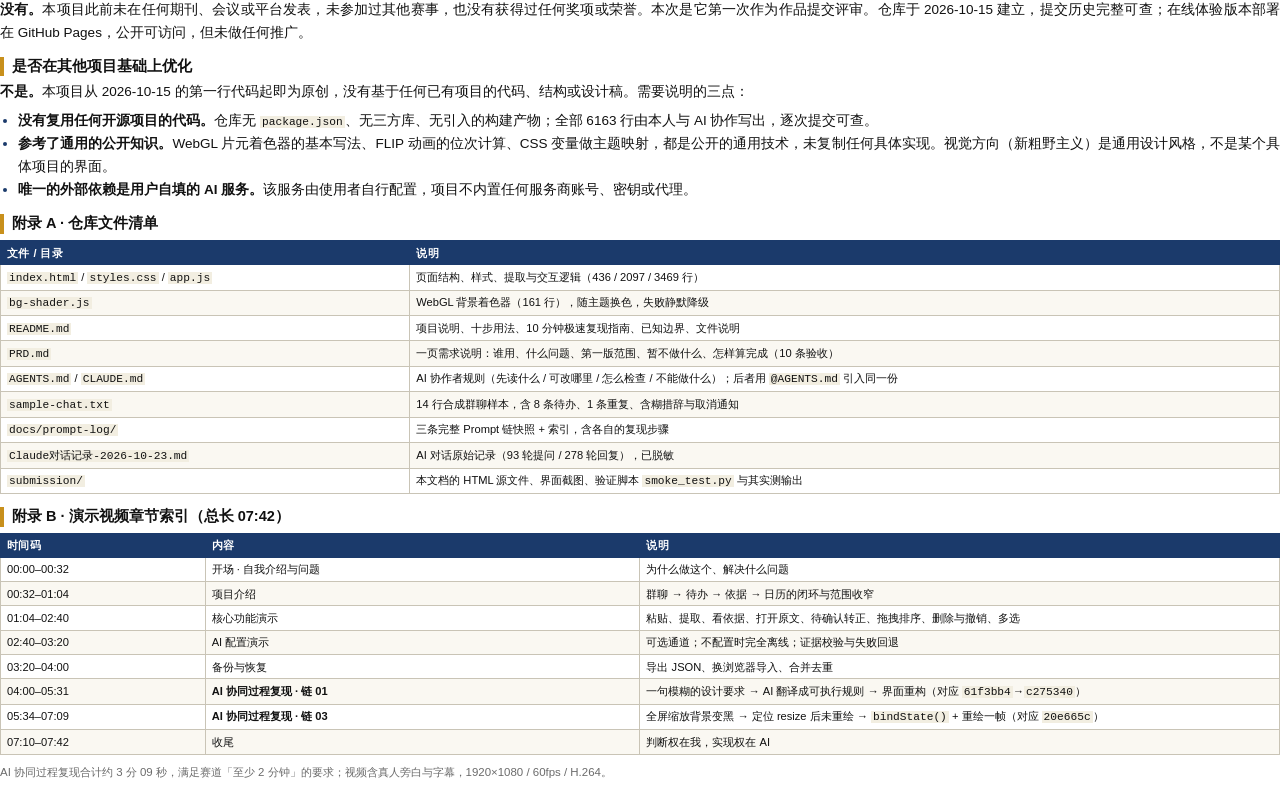
<file: submission/作品介绍文档.html>
<!DOCTYPE html>
<html lang="zh-CN">
<head>
<meta charset="utf-8">
<title>话里有事 · 作品介绍文档</title>
<style>
  @page { size: A4; }

  :root{
    --ink:#111111;
    --ink-2:#3a3a3a;
    --ink-3:#6b6b6b;
    --rule:#c9c4b6;
    --paper:#ffffff;
    --tint:#f6f3ea;
    --indigo:#1B3A6B;
    --mustard:#C8901C;
    --rust:#A8452A;
  }

  *{ box-sizing:border-box; }

  html,body{ margin:0; padding:0; }

  body{
    font-family:"Microsoft YaHei","PingFang SC","Noto Sans CJK SC",sans-serif;
    font-size:10.15pt;
    line-height:1.64;
    color:var(--ink);
    background:var(--paper);
    -webkit-print-color-adjust:exact;
    print-color-adjust:exact;
  }

  p{ margin:0 0 6px; text-align:justify; }
  strong{ font-weight:700; }
  em{ font-style:normal; background:linear-gradient(transparent 62%, #f3dfa8 62%); }

  .page{
    page-break-after:always;
    break-after:page;
    padding-bottom:2px;
  }
  .page:last-child{ page-break-after:auto; break-after:auto; }
  .chapter{ margin-top:14px; }
  .chapter:first-of-type{ margin-top:0; }
  .sechead{ break-inside:avoid; break-after:avoid; }
  .chapter h3{ break-after:avoid; page-break-after:avoid; }
  .chapter h4{ break-after:avoid; }

  /* ---------- 页眉 ---------- */
  .runhead{
    break-after:avoid; page-break-after:avoid;
    display:flex; justify-content:space-between; align-items:flex-end;
    border-bottom:2px solid var(--ink);
    padding-bottom:4px; margin-bottom:10px;
    font-size:7.6pt; letter-spacing:.08em; color:var(--ink-3);
  }
  .runhead b{ color:var(--ink); font-weight:700; letter-spacing:.14em; }

  /* ---------- 章节头 ---------- */
  .sechead{ display:flex; gap:12px; align-items:flex-start; margin:0 0 10px; }
  .secnum{
    font-family:"Times New Roman",serif;
    font-size:44pt; line-height:.82; font-weight:700;
    color:transparent; -webkit-text-stroke:2px var(--indigo);
    letter-spacing:-.02em; padding-top:2px; min-width:62px;
  }
  .sectitle{ flex:1; border-left:2px solid var(--ink); padding-left:10px; }
  .sectitle h2{
    font-family:"Noto Serif SC","SimSun",serif;
    font-size:18pt; line-height:1.18; margin:0 0 2px; letter-spacing:.01em;
  }
  .sectitle .dek{ font-size:8.4pt; color:var(--ink-3); letter-spacing:.02em; }

  h3{
    font-size:10.9pt; margin:13px 0 5px; padding-left:8px;
    border-left:4px solid var(--mustard); line-height:1.35;
  }
  h3:first-of-type{ margin-top:4px; }
  h4{ font-size:9.9pt; margin:8px 0 3px; color:var(--indigo); }

  ul,ol{ margin:0 0 8px; padding-left:1.35em; }
  li{ margin-bottom:3px; text-align:justify; }
  li::marker{ color:var(--indigo); }

  /* ---------- 表格 ---------- */
  table{
    width:100%; border-collapse:collapse; margin:6px 0 8px;
    font-size:8.35pt; line-height:1.45;
  }
  thead{ display:table-header-group; }
  tr{ break-inside:avoid; }
  caption{
    caption-side:top; text-align:left; font-size:7.5pt;
    color:var(--ink-3); padding-bottom:2px; letter-spacing:.03em;
  }
  th{
    background:var(--indigo); color:#fff; font-weight:700;
    text-align:left; padding:3.5px 6px; border:1px solid var(--indigo);
    letter-spacing:.04em;
  }
  td{ padding:3.6px 6px; border:1px solid var(--rule); vertical-align:top; }
  tbody tr:nth-child(even) td{ background:#faf8f2; }
  td.num{ font-variant-numeric:tabular-nums; white-space:nowrap; }
  .t-ok{ color:#1d6b3f; font-weight:700; white-space:nowrap; }
  .t-no{ color:var(--rust); font-weight:700; white-space:nowrap; }

  /* ---------- 代码 ---------- */
  pre{
    background:var(--tint); border-left:3px solid var(--mustard);
    padding:6px 9px; margin:5px 0 8px; font-size:7.7pt; line-height:1.5;
    font-family:"Cascadia Mono",Consolas,"Courier New",monospace;
    white-space:pre-wrap; break-inside:avoid;
  }
  code{ font-family:"Cascadia Mono",Consolas,"Courier New",monospace; font-size:8.4pt; background:#f2eee1; padding:0 2px; }

  /* ---------- 引用 / 提示块 ---------- */
  .quote{
    border:2px solid var(--ink); border-left-width:7px; border-left-color:var(--mustard);
    padding:6px 10px; margin:6px 0 8px; background:#fdfbf4;
    font-size:9.1pt; line-height:1.55; break-inside:avoid;
  }
  .quote .who{ display:block; font-size:7.2pt; color:var(--ink-3); letter-spacing:.06em; margin-bottom:2px; }
  .quote p:last-child{ margin-bottom:0; }

  .note{
    border:1px dashed var(--ink-3); padding:5px 9px; margin:6px 0 8px;
    font-size:8.5pt; line-height:1.55; background:#fff;
  }
  .note b{ color:var(--rust); }

  /* ---------- 图 ---------- */
  figure{ margin:6px 0 9px; break-inside:avoid; }
  figure img{
    width:100%; height:auto; display:block;
    border:2px solid var(--ink); max-height:112mm; object-fit:contain; background:#fff;
  }
  .figs{ display:grid; grid-template-columns:1fr 1fr; gap:10px 12px; align-items:start; }
  .figs figure{ margin:0 0 6px; display:flex; flex-direction:column; }
  .figs figure img{ width:100%; height:62mm; object-fit:contain; }
  .figs figure figcaption{ flex:1; }
  figcaption{ font-size:7.4pt; color:var(--ink-3); margin-top:3px; letter-spacing:.02em; line-height:1.45; }
  figcaption b{ color:var(--ink); }

  /* ---------- 卡片 ---------- */
  .grid{ display:grid; gap:8px; margin:8px 0 10px; }
  .g2{ grid-template-columns:1fr 1fr; }
  .g3{ grid-template-columns:1fr 1fr 1fr; }
  .g4{ grid-template-columns:repeat(4,1fr); }
  .card{
    border:2px solid var(--ink); padding:7px 9px; background:#fff; break-inside:avoid;
  }
  .card .k{ font-size:7.6pt; letter-spacing:.1em; color:var(--ink-3); display:block; }
  .card .v{ font-size:15pt; font-weight:700; line-height:1.2; font-family:"Times New Roman",serif; }
  .card .v small{ font-size:8.5pt; font-family:"Microsoft YaHei",sans-serif; font-weight:400; color:var(--ink-3); }
  .card p{ font-size:8.6pt; margin:2px 0 0; color:var(--ink-2); line-height:1.5; }

  .hl{
    border-top:2px solid var(--ink); padding:5px 0 4px;
    display:grid; grid-template-columns:42px 1fr; gap:9px; break-inside:avoid;
  }
  .hl .n{
    font-family:"Times New Roman",serif; font-size:18pt; font-weight:700;
    color:var(--indigo); line-height:.9; text-align:right;
  }
  .hl .b p{ margin:0 0 3px; font-size:9.2pt; line-height:1.55; }
  .hl .b .h{ font-weight:700; font-size:9.6pt; }
  .hl .b .why{ color:var(--ink-2); }
  .hl .b .chk{ color:var(--indigo); font-size:8.8pt; }
  .hl .b .chk::before{ content:"验证 · "; color:var(--mustard); font-weight:700; }

  /* ---------- 封面 ---------- */
  .cover{ display:flex; flex-direction:column; min-height:246mm; }
  .cover .kicker{ font-size:8.6pt; letter-spacing:.28em; color:var(--indigo); border-bottom:2px solid var(--ink); padding-bottom:7px; }
  .cover h1{
    font-family:"Noto Serif SC","SimSun",serif;
    font-size:66pt; line-height:1.05; margin:26px 0 4px; letter-spacing:.02em;
  }
  .cover .sub{
    font-family:"Noto Serif SC","SimSun",serif;
    font-size:20pt; color:var(--indigo); margin:0 0 18px; letter-spacing:.1em;
  }
  .cover .lead{ font-size:11.5pt; line-height:1.85; max-width:150mm; color:var(--ink-2); }
  .cover .bar{ height:10px; background:var(--mustard); border:2px solid var(--ink); margin:20px 0 14px; }
  .cover .meta{ display:grid; grid-template-columns:repeat(4,1fr); gap:0; border-top:2px solid var(--ink); }
  .cover .meta div{ padding:6px 8px 6px 0; border-right:1px solid var(--rule); }
  .cover .meta div:last-child{ border-right:0; }
  .cover .meta .k{ font-size:7.4pt; letter-spacing:.1em; color:var(--ink-3); display:block; }
  .cover .meta .v{ font-size:10pt; font-weight:700; }
  .cover .links{ margin-top:14px; font-size:9pt; line-height:1.9; padding-left:0; list-style:none; }
  .cover .links li{ color:var(--ink-2); }
  .cover .links b{ color:var(--ink); display:inline-block; width:64px; }
  .cover .foot{ margin-top:auto; border-top:1px solid var(--rule); padding-top:6px; font-size:7.8pt; color:var(--ink-3); display:flex; justify-content:space-between; }

  .toc{ font-size:9.4pt; }
  .toc div{ display:flex; gap:8px; padding:3.4px 0; border-bottom:1px dotted var(--rule); }
  .toc .n{ color:var(--mustard); font-weight:700; width:18px; }
  .toc .t{ flex:1; }
  .toc .d{ color:var(--ink-3); font-size:8.4pt; }

  .nowrap{ white-space:nowrap; }
  .tight li{ margin-bottom:1.5px; }
</style>
</head>
<body>

<!-- ================= 封面 ================= -->
<section class="page cover">
  <div class="kicker">第九届传智杯「AI 创新应用挑战赛」 · 省赛作品 · 作品介绍文档</div>

  <h1>话里有事</h1>
  <p class="sub">群聊待办提取器</p>
  <p class="lead">把一段群聊记录贴进去，自动抽出里面「要做的事」和截止时间，并且说清每一条「为什么算待办」。纯前端单页，双击 <code>index.html</code> 即开；默认只用本地规则离线运行，AI 是可选增强。</p>

  <div class="bar"></div>

  <div class="quote" style="margin-top:18px;border-left-width:7px">
    <span class="who">本作品的主张</span>
    <p>待办提取的第一要求不是「智能」，而是<strong>可信</strong>：每一条都要说得出它命中了原文里的哪几个字；说不清的，宁可放进「待确认」，或者干脆不要。</p>
  </div>

  <div class="grid g3" style="margin-top:14px">
    <div class="card"><span class="k">默认路径</span><span class="v" style="font-size:11pt">本地规则<small> · 离线</small></span><p>零网络、零密钥，逐条可追溯</p></div>
    <div class="card"><span class="k">可选增强</span><span class="v" style="font-size:11pt">AI 提取<small> · 自带 Key</small></span><p>证据对不上就丢弃，失败自动回退</p></div>
    <div class="card"><span class="k">协作方式</span><span class="v" style="font-size:11pt">判断权在我<small> · 实现权在 AI</small></span><p>四条 Prompt 链完整留痕</p></div>
  </div>

  <div class="meta">
    <div><span class="k">作品形态</span><span class="v">纯 HTML/CSS/JS 单页</span></div>
    <div><span class="k">代码规模</span><span class="v">6163 行 · 零依赖</span></div>
    <div><span class="k">演示视频</span><span class="v">07:42 · 1920×1080</span></div>
    <div><span class="k">提交日期</span><span class="v">2026-11-18</span></div>
  </div>

  <ul class="links">
    <li><b>作者</b>韶关学院 · 黄树睿</li>
    <li><b>作品仓库</b>github.com/yanyun340/group-chat-todo（Public，四十余次提交）</li>
    <li><b>在线体验</b>yanyun340.github.io/group-chat-todo/</li>
    <li><b>演示视频</b>7 分 42 秒 / MP4 / 1920×1080 / 含 3 分 09 秒 AI 协同过程复现（公开平台链接见提交表单第 7 项）</li>
    <li><b>开源许可</b>源码随仓库公开，供评审复现</li>
  </ul>

  <div class="foot">
    <span>本文档共 19 页，正文不引用任何未实现的功能</span>
    <span>合成数据 · 不含真实姓名、手机号、学号</span>
  </div>
</section>

<!-- ================= 一页速览 ================= -->
<section class="chapter">
  <div class="runhead"><span><b>话里有事</b> · 群聊待办提取器</span><span>一页速览</span></div>

  <div class="sectitle" style="border-left:0;padding-left:0;margin-bottom:12px">
    <h2 style="font-size:18pt">一页速览</h2>
    <div class="dek">这一页写给时间紧的评审：作品是什么、做了什么判断、本文在哪一章回答你</div>
  </div>

  <div class="grid g4" style="margin-bottom:12px">
    <div class="card"><span class="k">GIT 提交</span><span class="v">40<small>+</small></span><p>2026-10-15 → 11-17，逐功能落地</p></div>
    <div class="card"><span class="k">手写代码</span><span class="v">6163<small> 行</small></span><p>0 框架 · 0 依赖 · 0 构建步骤</p></div>
    <div class="card"><span class="k">样本提取</span><span class="v">8<small> 条</small></span><p>5 待办 / 3 待确认，1 条重复已合并</p></div>
    <div class="card"><span class="k">AI 协作</span><span class="v">93<small> 轮</small></span><p>取 4 条完整 Prompt 链做快照</p></div>
  </div>

  <p>这不是一个「把群聊丢给大模型」的作品。它的核心主张是：<strong>待办提取的第一要求不是智能，而是可信</strong>。所以默认路径是一条可以在浏览器里逐条追溯的本地规则链——每一条待办都必须说得出它命中了原文里的哪几个字；AI 是可选增强，它给出的每一条也必须带逐字出现在原文里的证据，对不上就整条丢弃。整套行为由一个 36 行的 <code>AGENTS.md</code> 约束，开发过程按 Prompt 链归档，任意历史版本可 <code>git worktree</code> 还原。</p>

  <h3>怎么读这份文档</h3>
  <table>
    <caption>不必从头读到尾：按下表挑你要确认的那件事，直接翻过去</caption>
    <thead><tr><th style="width:34%">你可能想先确认</th><th>翻到</th></tr></thead>
    <tbody>
      <tr><td>这是什么，给谁用，边界在哪</td><td>第一章；想直接看效果，翻第九章的七张实拍，或打开在线体验</td></tr>
      <tr><td>功能是不是真能用，具体怎么操作</td><td>第二章（十步操作 + 14 行样本逐行对照）；第三章（八条亮点，每条都写了怎么验证）</td></tr>
      <tr><td>验证做到什么程度，有没有真跑过</td><td>第四章（15 项验证矩阵，附本机实测值）、第八章（10 分钟复现表）</td></tr>
      <tr><td>AI 生成的代码靠不靠谱，我怎么约束它</td><td>第六章（判断权在人 / 实现权在 AI，含四条 Prompt 链原文摘录）、第七章（分层与三道闸）</td></tr>
      <tr><td>代码结构乱不乱，规则会不会散落</td><td>第五章（关键技术，含常量与函数的实际行号）</td></tr>
      <tr><td>能不能复现，开发过程是不是编的</td><td>第八章（任意历史版本可 <code>git worktree</code> 回放、93 轮对话原始记录）</td></tr>
    </tbody>
  </table>

  <h3>目录</h3>
  <div class="toc">
    <div><span class="n">1</span><span class="t">项目详情：谁在用、解决什么问题、边界在哪</span></div>
    <div><span class="n">2</span><span class="t">使用方式：三种打开方式与十步操作</span></div>
    <div><span class="n">3</span><span class="t">项目亮点：八条，每条都写清为什么与怎么验</span></div>
    <div><span class="n">4</span><span class="t">AI 测试技术落地：验证矩阵与失败路径</span></div>
    <div><span class="n">5</span><span class="t">关键技术：规则、时间解析、可解释性、AI 通道</span></div>
    <div><span class="n">6</span><span class="t">意图控制策略：判断权在人，实现权在 AI</span></div>
    <div><span class="n">7</span><span class="t">架构设计与对 AI 的约束</span></div>
    <div><span class="n">8</span><span class="t">可复现性论证：10 分钟跑完、任意版本可回放</span></div>
    <div><span class="n">9</span><span class="t">界面实拍</span></div>
    <div><span class="n">10</span><span class="t">发表与获奖情况、是否基于其他项目优化、附录</span></div>
  </div>

  <div class="note" style="margin-top:12px">
    <b>阅读提示</b>：本文所有数字都可在仓库里对上——行数用 <code>wc -l</code>、提交用 <code>git log</code>、验收结果用 <code>submission/smoke_test.py</code> 复跑。凡是没做到或存在边界的，都写在第八章「可复现性边界」与第三章末尾，不藏在脚注里。
  </div>
</section>

<!-- ================= 第一章 ================= -->
<section class="chapter">
  <div class="runhead"><span><b>话里有事</b> · 群聊待办提取器</span><span>01 / 项目详情</span></div>

  <div class="sechead">
    <div class="secnum">01</div>
    <div class="sectitle">
      <h2>项目详情</h2>
      <div class="dek">谁在用 · 解决什么问题 · 一句话闭环 · 边界在哪</div>
    </div>
  </div>

  <h3>谁在用，什么时候用</h3>
  <p>经常泡在班级群、课程群、社团群里的大学生。一个 60 人的班级群，一天轻松滚出两三百条消息：通知、接龙、闲聊、取消通知、重复催办全混在一起。真正跟自己有关的往往只有三五行，但它们散落在几十屏聊天记录中间。</p>
  <p>这个页面的使用时机很具体：<strong>刚刷完群、还没开始做事的那 30 秒</strong>。把最近一段记录整段复制贴进来，点一次「提取待办」，得到一张「我该做什么、什么时候前做完」的清单，然后关掉页面去干活。</p>

  <h3>三个具体痛点，不是「效率低」这种空话</h3>
  <ul>
    <li><strong>漏。</strong>「明天下午 5 点前交高数作业」夹在两条闲聊之间，往下刷三屏就沉了；过了截止才发现。</li>
    <li><strong>看不懂为什么。</strong>用现成的待办工具手抄，抄的时候随手删了半句，第二天自己都不确定「周五之前」指的是报名还是交材料。</li>
    <li><strong>不敢信自动工具。</strong>把整段聊天丢给通用 AI，它会给出一份读起来很顺的清单——但其中几条是它自己补的、几条把闲聊当成了交代，且无法指出原文哪一句对应哪一条。对「交作业」这种事，一条编出来的待办比没有待办更危险。</li>
  </ul>

  <h3>一句话闭环</h3>
  <div class="quote">
    <span class="who">产品闭环</span>
    <p>粘贴群聊 → 提取待办（默认本地规则）→ <strong>每条都能点开看依据</strong> → 标记完成 / 确认待确认项 → 在日历里看「哪几天扎堆」→ 刷新后还在。</p>
    <p>这条链上每一步都可以被用户单独验证：提取结果能回溯到原文，依据引用的是原文里真实存在的字，日期落在日历的具体某一天，数据存在本浏览器内。</p>
  </div>

  <h3>范围：做什么，以及明确不做什么</h3>
  <table>
    <caption>第一版范围与边界（与 PRD.md 一致）</caption>
    <thead><tr><th style="width:50%">做</th><th>暂不做（写在 PRD 里的边界）</th></tr></thead>
    <tbody>
      <tr><td>粘贴群聊文本，按行解析「昵称 时间 内容」</td><td>不自动连接微信 / QQ 抓取消息，只支持粘贴</td></tr>
      <tr><td>本地规则提取待办与截止时间，逐条给出依据</td><td>不做登录、多群管理、云端同步</td></tr>
      <tr><td>「待办 / 待确认 / 已完成」三档分级与筛选</td><td>不做推送提醒、日历导出 / 日历同步</td></tr>
      <tr><td>可选 AI 提取：自带 Key，失败自动回退本地规则</td><td>不做后端与数据库；不内置任何 AI 密钥或代理</td></tr>
      <tr><td>日历视图、手动排期、主题切换、备份 / 恢复</td><td>不引入框架与构建步骤，保持双击即开</td></tr>
    </tbody>
  </table>


  

  <h3>三个决定了整个架构的判断</h3>

  <h4>判断一：默认路径不用大模型</h4>
  <p>大模型读一段群聊、吐一份清单，是今天最容易实现的做法，也是这个作品最不该默认走的路。原因有三条，都是工程判断而非偏好：</p>
  <ul>
    <li><strong>不可复现。</strong>同一段输入，模型两次输出可能不同；评委按 README 复跑，看到的清单可能和文档里的截图不一样。赛道把「过程可复现性」放在 25% 权重，这一条就足以否掉默认走模型的方案。</li>
    <li><strong>有隐私成本。</strong>班级群里是同学的真实发言。默认联网意味着默认上传。这个作品面向的是「随手贴一段刚刷完的群聊」这种高频、低戒备的场景，默认上传不合适。</li>
    <li><strong>答案要能被质疑。</strong>规则链的每个判断都能指向一行代码（「命中『别忘』这个祈使词」）；模型的判断只能指向一段自然语言解释。前者可以被用户反驳并修正，后者不能。</li>
  </ul>
  <p>所以默认路径是一条<strong>可读、可改、可复现</strong>的规则链；AI 被设计成一个可插拔的增强通道，由用户自己开、自己关、自己填 Key。</p>

  <h4>判断二：「说清为什么」是主线功能，不是附加说明</h4>
  <p>多数提取工具把「为什么」做成一个tooltip 或日志。这里把它做成了一等公民：点开任意一条，右侧输入台原地切换成解析面板，列出<strong>命中的时间、命中的关键词、来源行</strong>，并在原文里高亮对应片段；底部还有「打开原文 · 第 N 行」，点开能看到这条待办是从<strong>你粘贴的那一整行</strong>里抠出来的——一行被切成两条时，能看见「这句话里还有另一半」。</p>
  <p>这条设计带来一个直接的架构约束：<strong>提取结果必须携带证据片段，而不能只返回结论</strong>。这个约束后来也顺延到了 AI 通道——AI 返回的每一条必须附上逐字出现在原文里的证据，对不上就整条丢弃（见 5.6）。</p>

  <h4>判断三：拿不准的不要假装确定</h4>
  <p>「周末可能要去实验室，到时候再说」这句话里，时间和意图都是含糊的。有些工具会把它判成待办，用户清单里就多了一条自己都没打算做的事；另一些会直接丢掉，用户就可能漏事。这个作品选了第三条路：<strong>放进「待确认」，并说明为什么拿不准</strong>，由用户点一下转正。</p>
  <p>「待确认」不是一个垃圾桶，它带完整的依据：措辞含糊会指出命中了哪个含糊词，只有时间没有动作会说明缺什么。用户点「确认为待办」后，依据里会留下「由你手动确认为待办」，刷新后保持——<em>谁做的判断，记录里就写着谁</em>。</p>

  <h3>边界的取舍：为什么不做微信自动抓取</h3>
  <p>技术上并非不可能，但这个作品明确不做。原因很实际：自动抓取需要账号授权、需要长期运行、需要在用户不知道的时候读取全部聊天记录，而它带来的收益只是省掉一次复制粘贴。<strong>一个用来处理同学真实发言的工具，不应该为此获得读取全部消息的权限。</strong>这条边界与「默认不联网」是同一条判断的两个面。</p>
  <p>同样的取舍出现在备份上：备份是手动导出的 JSON 文件，不是账号同步。它意味着换设备时要自己把文件带过去——换来的是「数据从来没离开过这台机器」，以及「不需要为这个工具注册任何账号」。</p>
</section>

<!-- ================= 第二章 ================= -->
<section class="chapter">
  <div class="runhead"><span><b>话里有事</b> · 群聊待办提取器</span><span>02 / 使用方式</span></div>

  <div class="sechead">
    <div class="secnum">02</div>
    <div class="sectitle">
      <h2>使用方式</h2>
      <div class="dek">三种打开方式 · 十步操作 · 输入格式 · 数据存在哪</div>
    </div>
  </div>

  <h3>三种打开方式</h3>
  <table>
    <thead><tr><th style="width:18%">方式</th><th style="width:42%">怎么做</th><th>适用场景</th></tr></thead>
    <tbody>
      <tr><td>在线体验</td><td>直接打开 <code>yanyun340.github.io/group-chat-todo/</code></td><td>评审快速看效果，不需要装任何东西；功能与本地版完全一致，数据仍只存在你自己的浏览器</td></tr>
      <tr><td>本地打开</td><td><code>git clone</code> 后双击 <code>index.html</code>（地址栏是 <code>file://</code> 属正常）</td><td>现场演示；不需要 Node、不需要装依赖、不需要联网</td></tr>
      <tr><td>指定版本打开</td><td><code>git worktree add ../v1 &lt;commit&gt;</code> 后打开该目录的 <code>index.html</code></td><td>回看任意历史版本的行为差异（见 8.3）</td></tr>
    </tbody>
  </table>
  <p>本地 <code>file://</code> 打开时，开屏动画每次都会播一遍——这是刻意的，方便现场演示不用先清缓存；想跳过就在地址后加 <code>?intro=0</code>。线上版按「每天首次」播放。</p>

  <h3>十步操作（从粘贴到归档）</h3>
  <ol class="tight">
    <li><strong>粘贴。</strong>把群聊记录贴进右侧输入台，每行一条，格式 <code>昵称 时间 内容</code>；也可以点「填入示例」直接看演示。</li>
    <li><strong>提取。</strong>点「提取待办」。结果按「待办 / 待确认 / 已完成」三组显示在左侧，顶部统计块给出待办数、与你相关数、待确认数。</li>
    <li><strong>看依据。</strong>点任意一条，右侧原地切成解析面板：命中的时间、命中的关键词、来源行，并在原文里高亮；点「返回输入台」或再点一次该条即切回。</li>
    <li><strong>看整行。</strong>解析面板底部「打开原文 · 第 N 行」展开后显示你粘贴的原始那一行，并把这条对应的片段标黄。</li>
    <li><strong>确认。</strong>「待确认」里的条目点「确认为待办」一键转正，依据里留下手动确认的记录。</li>
    <li><strong>完成。</strong>勾选即完成；「全部完成」把当前标签下所有未完成条目一次结清。</li>
    <li><strong>排序与删除。</strong>按住左侧点阵把手拖动排序；拖到列表外、放进左下角垃圾桶即删除，底部出现 6 秒「撤销」，连删会累加。</li>
    <li><strong>多选。</strong>右上角「多选」进入批量模式：整行点选、Shift 连选，批量条支持全选 / 标记完成 / 删除 / 取消。</li>
    <li><strong>日历。</strong>右上角「▦ 日历」切视图：有日期的条目落进月历，过期未完成标红；认不出日期的进「未排期」，可在详情里手动排期或清除。</li>
    <li><strong>带走。</strong>顶栏「⇅ 备份」导出 JSON（群聊原文 + 全部待办），换浏览器后导入即可接着用；导入是合并，重复正文跳过。</li>
  </ol>

  <h3>输入格式与合成数据</h3>
  <p>输入按行解析，行首的「注：」「截止时间：」「地点：」这类<strong>标签不会被当成昵称</strong>；一行里写了不止一件事（句号断开，或「并且…」「然后…」另起一件），会拆成几条<strong>分别</strong>判断——拆出来的每一段都得自己站得住才留下。</p>
  <p>仓库里的 <code>sample-chat.txt</code> 是 14 行合成群聊，昵称全是「班长 / 同学甲 / 学习委员 / 辅导员」这类虚构身份，不含任何真实姓名、手机号或学号。它刻意埋了五类情况：正常交代、面向全体的通知、重复催办、含糊措辞、取消通知。</p>


  

  <h3>样本逐行对照：14 行输入 → 8 条结果</h3>
  <table>
    <caption>输入为 <code>sample-chat.txt</code> 全文；「结果」列为本机实测（2026-11-17，Chrome 157，见 4.2）</caption>
    <thead><tr><th style="width:8%">行</th><th style="width:44%">原文</th><th style="width:22%">判定</th><th>依据（为什么）</th></tr></thead>
    <tbody>
      <tr><td class="num">1–2</td><td>大家早上好，降温注意保暖 / 收到</td><td>不产生待办</td><td>无动作词、无时间</td></tr>
      <tr><td class="num">3</td><td>明天下午5点前交高数作业，别忘</td><td class="t-ok">待办</td><td>时间「明天下午5点」+ 祈使词「别忘」</td></tr>
      <tr><td class="num">4</td><td>好的</td><td>不产生待办</td><td>纯应答</td></tr>
      <tr><td class="num">5</td><td>周五之前报名运动会，@全体成员</td><td class="t-ok">待办</td><td>时间「周五之前」+ 动作「报名」+ 面向全班</td></tr>
      <tr><td class="num">6</td><td>我要报名100米</td><td>不产生待办</td><td>第一人称自述，不是交代给别人</td></tr>
      <tr><td class="num">7</td><td>记得把实验报告提交到系统</td><td class="t-ok">待办</td><td>祈使「记得」+ 动作「提交」；无日期 → 日历进「未排期」</td></tr>
      <tr><td class="num">8</td><td>中午一起吃饭吗</td><td>不产生待办</td><td>疑问句，不是交代</td></tr>
      <tr><td class="num">9</td><td>明天下午5点前交高数作业，别忘</td><td>合并</td><td>与第 3 行正文重复，合并为同一条</td></tr>
      <tr><td class="num">10</td><td>周末可能要去实验室，到时候再说</td><td>待确认</td><td>含糊词「可能」「到时候」</td></tr>
      <tr><td class="num">11</td><td>@我 下课后交一下作业本</td><td class="t-ok">待办</td><td>@我 + 动作「交」；「下课后」保留原文说法，不猜日期</td></tr>
      <tr><td class="num">12</td><td>我班学生须在10.21心理普查，请大家按照通知要求完成</td><td class="t-ok">待办</td><td>日期「10.21」+ 「须」「完成」+ 面向全班</td></tr>
      <tr><td class="num">13</td><td>今晚的选修课取消了</td><td>不产生待办</td><td>取消通知：命中动作词但被否定语境拦下</td></tr>
      <tr><td class="num">14</td><td>谁有上学期的高数笔记</td><td>待确认</td><td>请求词「谁有」，归「请求」类型</td></tr>
    </tbody>
  </table>
  <p>实测结果：<strong>待办 5 条、待确认 3 条，共 8 条</strong>；第 9 行因正文重复被合并，并在顶部提示「合并 1 条」；第 3 行点开后依据为「时间『明天下午5点』」+「关键词『别忘』」，点「打开原文 · 第 3 行」可看到 <code>班长 09:15 明天下午5点前交高数作业，别忘</code>。</p>

  <h3>数据存在哪</h3>
  <table>
    <thead><tr><th style="width:24%">数据</th><th style="width:32%">位置</th><th>说明</th></tr></thead>
    <tbody>
      <tr><td>待办条目、群聊原文、主题、AI 配置</td><td>本浏览器 <code>localStorage</code>，键 <code>group-chat-todo:v1</code></td><td>刷新不丢；换浏览器 / 无痕模式会回到初始状态</td></tr>
      <tr><td>AI 的 API Key</td><td>同一 <code>localStorage</code>，不写入代码、仓库、导出文件</td><td>可用 <code>git grep -n "sk-"</code> 自检仓库内无密钥</td></tr>
      <tr><td>备份文件</td><td>用户手动导出的 JSON</td><td>只含群聊原文与待办，不含主题与 AI 配置</td></tr>
    </tbody>
  </table>

  <div class="note">
    <b>复位方法</b>：浏览器控制台执行 <code>localStorage.clear()</code> 后刷新，即可回到全新状态——本地演示前用这一句，不必清缓存、不必换无痕窗口。
  </div>
</section>

<!-- ================= 第三章 ================= -->
<section class="chapter">
  <div class="runhead"><span><b>话里有事</b> · 群聊待办提取器</span><span>03 / 项目亮点</span></div>

  <div class="sechead">
    <div class="secnum">03</div>
    <div class="sectitle">
      <h2>项目亮点</h2>
      <div class="dek">八条，每条都写清「怎么做的 / 为什么这么做 / 怎么验证」</div>
    </div>
  </div>

  <div class="hl"><div class="n">01</div><div class="b">
    <p class="h">每条待办都能追溯到原句</p>
    <p class="why">解析面板摊开「时间 / 关键词 / 来源行」三块依据，原文里高亮命中片段，底部「打开原文 · 第 N 行」还原整行。依据一律<strong>引用实际命中的那几个字</strong>（如「面向全班『@所有人』」），不写死标签——写死的标签一旦和原文不符，整块依据就不可信了。</p>
    <p class="chk">点开任一条，把依据里引用的字拿去原文搜，必然搜得到。</p>
  </div></div>

  <div class="hl"><div class="n">02</div><div class="b">
    <p class="h">拿不准的进「待确认」，不假装确定</p>
    <p class="why">措辞含糊（「可能」「到时候」）或只命中时间、没有明确动作的条目单独归组，点一下可转正，依据里留下「由你手动确认为待办」。清单里因此不会出现「它替我决定的事」，也不会悄悄丢掉「它拿不准的事」。</p>
    <p class="chk">样本第 10、14 行进「待确认」；点「确认为待办」后刷新仍在。</p>
  </div></div>

  <div class="hl"><div class="n">03</div><div class="b">
    <p class="h">规则先行，AI 可选，失败自动回退</p>
    <p class="why">默认路径零网络、零密钥。配置 AI 后整段群聊交给该服务整理（一次最多发送前 12000 字）；未配置、缺 Key、请求失败都自动回退本地规则并明确提示，用户不会空手而归。</p>
    <p class="chk">故意填错 Key，结果仍出且顶部提示已回退。</p>
  </div></div>

  <div class="hl"><div class="n">04</div><div class="b">
    <p class="h">AI 输出必须带逐字证据，对不上整条丢弃</p>
    <p class="why">这是把「可解释性」从本地规则顺延到 AI 通道的关键一步：AI 返回的每一条都要附一段原文片段，系统校验该片段是否<strong>逐字出现</strong>在用户粘贴的文本里，不通过就丢弃该条，而不是写进列表。改写过的「依据」会导致条目被丢弃——宁可少一条，也不给一条编的。</p>
    <p class="chk">构造一条证据不在原文的返回，该条不出现；相同输入命中本地缓存不重复请求。</p>
  </div></div>

  <div class="hl"><div class="n">05</div><div class="b">
    <p class="h">日期落到日历，认不出的不猜</p>
    <p class="why">列表看「做什么」，日历看「什么时候」。相对日期（今天 / 明天 / 周五 / 三天后）以<strong>每条自己的导入时间</strong>为锚点，所以后导入的批次不会改写先前条目的日期，同一批聊天反复打开日期也不漂移。「放学前 / 下课后」这类相对事件保留原文说法，进「未排期」等手动排期——宁可让人自己排，也不猜一个错的日期。</p>
    <p class="chk">样本落点：3 个日期格共 4 条，未排期 4 条，最挤 11/18（2 条）。</p>
  </div></div>

  <div class="hl"><div class="n">06</div><div class="b">
    <p class="h">两次提取是追加，不是覆盖</p>
    <p class="why">再点一次「提取待办」是往现有清单里追加：已有同一句话跳过，原有条目的完成状态、手动排期和顺序都不动。但如果原来那条在「待确认」、这次规则或 AI 已明确判成待办，会顺手转正（已完成的不动）——否则旧的误判重新提取多少遍都卡在原处。</p>
    <p class="chk">样本 + 1 条新消息后为 9 条，第一批完成状态不变；空输入时清单原样保留。</p>
  </div></div>


  

  <div class="hl"><div class="n">07</div><div class="b">
    <p class="h">动效只花在该花的地方</p>
    <p class="why">删除沿弧线甩出、剩余条目 FLIP 让位、拖进垃圾桶、主题切换从按钮位置圆形展开——这些是低频、需要被「看见」的动作。而勾选完成<strong>不加任何动效</strong>，那是高频操作，动效只会拖慢。全部动效只用 <code>transform</code> 与 <code>opacity</code>，不触发布局；系统开启「减少动态效果」时自动跳过。</p>
    <p class="chk">DevTools 开 <code>prefers-reduced-motion: reduce</code>（不刷新）后再删一条，仍能正常播放弧线——这一点专门修过一个 bug，见第六章链 02。</p>
  </div></div>

  <div class="hl"><div class="n">08</div><div class="b">
    <p class="h">双主题 + WebGL 背景，但它们不影响可用性</p>
    <p class="why">纸白 / 牛皮纸两套主题，颜色全部走 CSS 语义层，牛皮纸主题只重映射语义变量；背景是原生 WebGL 着色器（主题四色在纸底上缓慢晕染 + 细纸噪点），随主题换色。选择存 <code>localStorage</code>，首屏内联脚本提前落主题，刷新不闪白。<strong>无 WebGL 时页面降级为纯色底，全部功能不受影响。</strong></p>
    <p class="chk">切主题后刷新仍保持；禁用 WebGL 后功能照常。</p>
  </div></div>

  <h3>一个被刻意放弃的「智能」</h3>
  <p>「与你相关」这一栏只做得出显式信号：<code>@我</code>、面向全班（「我班 / 全班 / 请大家 / 全体成员」）。它能判断「这条跟我有关」，判断不了「这条对我重要」。曾考虑过用模型做语义相关性打分，最后放弃——因为打分不可解释，也不可复验，而这个栏位的作用恰恰是让用户相信「跟我不相关的那些确实可以不看」。<strong>一个说不清理由的相关性评分，会让整页的可信度一起贬值。</strong>这条边界写进了 README 的「已知问题 / 边界」，没有藏着。</p>

  <h3>同样写清楚的边界（原文照录，不做美化）</h3>
  <ul class="tight">
    <li>提取靠关键词规则，口语化、没关键词的待办可能漏掉；这是第一版的取舍，不是没做完的接口。</li>
    <li>活动词是白名单（打球 / 跑步 / 游泳 / 健身 / 爬山等），没收录的活动名不会被当成「动作」。</li>
    <li>时间识别只覆盖常见写法，复杂表达会漏；「放学前 / 下课后」不换算成具体日期。</li>
    <li>行内切句只在句末标点、逗号 + 连接词、以及「逗号后开始一件带时间带动作的新事」时切；其余逗号不切，为的是不把「三选一」那种整句约束切碎。</li>
    <li>主干文本是「删」出来的（删标签、删括号），不是改写出来的；括号里的内容在解析的「原文」里一字不动，但列表里不显示。</li>
    <li>拖拽排序只在当前标签可见的条目之间调整，其他标签下被隐藏的条目位置不动。</li>
    <li>「拖进垃圾桶删除」是唯一纯指针的操作路径；键盘用户走行内「删除」按钮或多选批量删除。</li>
  </ul>
</section>

<!-- ================= 第四章 ================= -->
<section class="chapter">
  <div class="runhead"><span><b>话里有事</b> · 群聊待办提取器</span><span>04 / AI 测试技术落地</span></div>

  <div class="sechead">
    <div class="secnum">04</div>
    <div class="sectitle">
      <h2>AI 测试技术落地</h2>
      <div class="dek">AI 生成的代码如何被验证 · AI 能力自身如何被测试</div>
    </div>
  </div>

  <h3>这个作品里，「AI 测试」指两件事</h3>
  <p>赛道要求「AI 测试技术落地使用情况概述」。在这个作品里它有两层，本文两页都写完，不含糊：</p>
  <table>
    <thead><tr><th style="width:22%">层次</th><th style="width:38%">对象</th><th>落地方式</th></tr></thead>
    <tbody>
      <tr><td><strong>① 过程层</strong></td><td>AI 写出来的代码，怎么确认它真的能用</td><td>不信任 AI 的自述结论；一律在真实浏览器里执行，用可观察的 DOM 状态与视觉结果判定；把判定写成可重复跑的脚本</td></tr>
      <tr><td><strong>② 产品层</strong></td><td>作品自身的 AI 能力（可选提取通道），怎么确认它不会骗人</td><td>三条失败路径必须有明确行为：未配置走本地规则、请求失败回退、证据对不上丢弃</td></tr>
    </tbody>
  </table>

  <h3>过程层：验证矩阵（15 项，含实测值）</h3>
  <p>下面这张表不是「设计目标」，是 <code>submission/smoke_test.py</code> 在 Chromium 里跑出来的实测值（2026-11-17，视口 1440×1100，输入 <code>sample-chat.txt</code>）。列「实测」的数字可直接复跑复现。</p>
  <table>
    <caption>5 项基本 + 3 项 AI 分支 + 3 项日历 + 2 项主题 + 2 项备份</caption>
    <thead><tr><th style="width:26%">测试项</th><th style="width:28%">操作</th><th style="width:30%">预期</th><th>实测（2026-11-17）</th></tr></thead>
    <tbody>
      <tr><td>① 正常提取 + 依据</td><td>贴样本 → 提取</td><td>8 条，每条可看依据</td><td class="t-ok">待办 5 / 待确认 3 = 8 条；依据「明天下午5点」「别忘」</td></tr>
      <tr><td>② 重复合并</td><td>同上（第 9 行重复）</td><td>高数作业只 1 条，提示合并</td><td class="t-ok">合并 1 条</td></tr>
      <tr><td>③ 空输入</td><td>清空输入台 → 提取</td><td>提示，不清空清单</td><td class="t-ok">「先把群聊记录贴进来…原有的 8 条都还在」</td></tr>
      <tr><td>④ 无待办</td><td>贴纯闲聊 → 提取</td><td>提示，原条目保留</td><td class="t-ok">「没识别到新待办；原有 8 条都保留着」</td></tr>
      <tr><td>⑤ 追加而非覆盖</td><td>再贴 1 条新消息 → 提取</td><td>变 9 条，旧状态不动</td><td class="t-ok">4 / 4 / 1 = 9 条，完成状态保留</td></tr>
      <tr><td>⑥ 未配置 AI</td><td>不填 Key → 提取</td><td>走本地规则，不联网</td><td class="t-ok">与 ① 结果完全一致</td></tr>
      <tr><td>⑦ 请求失败回退</td><td>填错 Key → 提取</td><td>回退本地规则并提示</td><td class="t-ok">出结果 + 提示已回退</td></tr>
      <tr><td>⑧ 证据校验丢弃</td><td>构造证据不在原文的条目</td><td>该条被丢弃</td><td class="t-ok">不进入列表</td></tr>
      <tr><td>⑨ 日历落点</td><td>切日历</td><td>有日期入格，认不出进未排期</td><td class="t-ok">3 格共 4 条；未排期 4 条；最挤 11/18（2 条）</td></tr>
      <tr><td>⑩ 手动排期</td><td>详情里选日期 → 刷新</td><td>位置保留</td><td class="t-ok">刷新后仍在 11/19</td></tr>
      <tr><td>⑪ 清除排期</td><td>详情里点「清除」</td><td>回到未排期</td><td class="t-ok">回未排期，原文说法不变</td></tr>
      <tr><td>⑫ 主题切换</td><td>点主题按钮</td><td>纸白 ⇄ 牛皮纸，背景同步</td><td class="t-ok">纸白 → kraft</td></tr>
      <tr><td>⑬ 主题持久</td><td>刷新</td><td>保持</td><td class="t-ok">刷新后仍为 kraft</td></tr>
      <tr><td>⑭ 备份导出导入</td><td>导出 → 清 localStorage → 导入</td><td>原文与条目恢复</td><td class="t-ok">恢复完整，重复导入不产生副本</td></tr>
      <tr><td>⑮ 刷新后数据仍在</td><td>F5</td><td>条目、状态、顺序保留</td><td class="t-ok">4 / 4 / 1 与完成数 1 均保留</td></tr>
    </tbody>
  </table>


  

  <h3>产品层：三条失败路径必须有明确行为</h3>
  <p>「AI 可选」这个设计最容易出的问题是<strong>失败时静默</strong>：Key 错了、接口跨域、额度用尽，页面转一圈什么都没变，用户以为工具坏了。所以这三条路径被当成功能来测，而不是当成异常来处理。</p>
  <table>
    <thead><tr><th style="width:24%">路径</th><th style="width:36%">期望行为</th><th>怎么测</th></tr></thead>
    <tbody>
      <tr><td>未配置 AI</td><td>直接走本地规则，不发任何网络请求</td><td>DevTools Network 面板全程应为空（打开页面到提取完成）</td></tr>
      <tr><td>配置了但请求失败</td><td>自动回退本地规则，并在结果旁明确提示</td><td>故意填错 Key，或在接口地址填一个不存在的域名</td></tr>
      <tr><td>AI 返回缺证据</td><td>该条整条丢弃，不写进列表</td><td>用本地假接口返回一条证据不在原文里的条目，观察它不出现</td></tr>
    </tbody>
  </table>
  <p>还有一条容易被忽略的：<strong>相同输入命中本地缓存</strong>，避免用户反复点提取时重复计费。缓存键是输入文本的摘要，换一段输入才会重新请求。</p>

  <h3>为什么没有引入自动化测试框架</h3>
  <p>这个项目零依赖、零构建，引入 Playwright 或 Vitest 会让「10 分钟复现」变成「先 npm install 再 npm test」——对一个以「双击即开」为核心约束的作品，这是把评审的验证成本从 0 提高到了不可忽略。<strong>取舍是：把验证脚本留在仓库里，但它不参与运行。</strong></p>
  <p><code>submission/smoke_test.py</code> 是本文写作时用来产出 4.2 表格实测值的脚本：它用 Playwright 打开 <code>file://</code> 页面，模拟粘贴、点击、刷新，读取 DOM 状态并输出 JSON。评审可以装一次 Playwright 复跑它，也可以完全跳过——README 里那张手工 10 条表才是主路径，8 分钟跑完，不需要任何环境。</p>

  <div class="note">
    <b>一句话总结这一章</b>：过程层的验证原则是<strong>不采信 AI 的自述结论，只采信在真实浏览器里观察到的状态</strong>；产品层的验证原则是<strong>每一条失败路径都要有用户看得见的行为</strong>。这两条加起来，才让「AI 生成」的代码可以被当成自己的代码来担保。
  </div>

  <h3>一个具体的例子：AI 说「动画播完了」</h3>
  <div class="quote">
    <span class="who">Prompt 链 02 · 2026-10-15 23:57</span>
    <p>第一版删除动效交付时，AI 的验收结论是「退出动画播完才真正移除」。代码确实跑了，<code>setTimeout</code> 也按 400ms 执行。<strong>但我在浏览器里删了一条，什么都没看见。</strong></p>
    <p>这不是 AI 撒谎，是它的验收标准选错了：它验证的是「代码执行了」，而需求是「人看见了」。这条链的后续三轮（逐帧取证 → 路径量化 → 定位加载时快照的常量）完整记在第六章 6.5。</p>
  </div>
  <p>这个例子直接改写了本项目的验证规则，并写进了 <code>AGENTS.md</code>：<strong>必须在浏览器里实际打开验证，不能只读代码判断「应该能跑」</strong>。这条规则不是口号，它是从一次真实的误判里长出来的。</p>
</section>

<!-- ================= 第五章 ================= -->
<section class="chapter">
  <div class="runhead"><span><b>话里有事</b> · 群聊待办提取器</span><span>05 / 关键技术</span></div>

  <div class="sechead">
    <div class="secnum">05</div>
    <div class="sectitle">
      <h2>关键技术</h2>
      <div class="dek">规则层 · 时间解析 · 去重语义 · 可解释性 · AI 通道 · 存储</div>
    </div>
  </div>

  <h3>四层结构：每个文件只做一件事</h3>
  <table>
    <thead><tr><th style="width:20%">文件</th><th style="width:9%">行数</th><th style="width:30%">职责</th><th>不做什么</th></tr></thead>
    <tbody>
      <tr><td><code>index.html</code></td><td class="num">436</td><td>页面结构与交互骨架</td><td>不写业务判断，不含内联样式规则</td></tr>
      <tr><td><code>styles.css</code></td><td class="num">2097</td><td>语义色层 + 组件规则 + 双主题映射</td><td>组件规则不写死色值，只引用语义变量</td></tr>
      <tr><td><code>app.js</code></td><td class="num">3469</td><td>提取规则 / 状态 / 渲染 / 日历 / 备份 / AI 通道</td><td>规则常量不许散落到渲染函数里</td></tr>
      <tr><td><code>bg-shader.js</code></td><td class="num">161</td><td>WebGL 背景着色器，随主题换色</td><td>不参与业务状态，失败时静默降级</td></tr>
    </tbody>
  </table>

  <h3>规则集中在顶部常量：这是可审查性的前提</h3>
  <p>「AI 生成的代码」最怕的是判断逻辑散落在各处，改一处漏三处。所以所有规则常量被收在 <code>app.js</code> 的前 90 行，并写进 <code>AGENTS.md</code> 作为常驻约束：</p>
  <table>
    <caption>行号为当前 HEAD 实测（<code>grep -n</code> 可复核）</caption>
    <thead><tr><th style="width:22%">常量</th><th style="width:9%">行</th><th>作用</th></tr></thead>
    <tbody>
      <tr><td><code>ACTION_WORDS</code></td><td class="num">5</td><td>动作词表：提交 / 报名 / 完成 / 回复 / 上传 / 打印 / 缴费 …</td></tr>
      <tr><td><code>ACTIVITY_WORDS</code></td><td class="num">10</td><td>活动词白名单：打球 / 跑步 / 游泳 / 爬山…（带明确时间也算待办）</td></tr>
      <tr><td><code>WEAK_WORDS</code></td><td class="num">17</td><td>含糊词：到时候 / 可能 / 有空 / 再说…（决定进「待确认」）</td></tr>
      <tr><td><code>TIME_RE</code></td><td class="num">42</td><td>唯一的时间正则，覆盖绝对/相对/时段/钟点/月旬等写法</td></tr>
      <tr><td><code>COLLECTIVE_WORDS</code></td><td class="num">49</td><td>面向全班：我班 / 全班 / 请大家 / 全体成员…</td></tr>
      <tr><td><code>REQUEST_WORDS</code></td><td class="num">50</td><td>请求词：谁有 / 帮忙 / 借我 / 发我…（归「请求」类型）</td></tr>
      <tr><td><code>CHOICE_RE</code></td><td class="num">51</td><td>选一约束：三选一 / 五选一（整句不切碎）</td></tr>
      <tr><td><code>STORAGE_KEY</code></td><td class="num">87</td><td><code>group-chat-todo:v1</code>，本地数据结构版本号</td></tr>
    </tbody>
  </table>
  <p>对应地，判断入口也集中：<code>extract(content, source, noteIn)</code> 在第 722 行做单条判定，<code>extractAll(text)</code> 在第 873 行做按行解析与逐条汇总。想改「什么算待办」，只需要动这两处与上面的常量，不需要碰渲染。</p>

  <h3>时间解析：一个正则，一条锚点规则</h3>
  <p><code>TIME_RE</code> 是一条长正则，按优先级覆盖六类写法：绝对日期（<code>2026.11.18</code> / <code>10.21</code> / <code>19号</code>）、相对天数（今天 / 明天 / 后天 / 大后天 / 三天后 / 24小时后）、相对周（周五之前 / 下周二 / 本周末 / 下下周）、时段 + 钟点（晚上7点 / 下午两点半 / 上午10:30）、月旬（月底 / 月初）、相对事件（放学前 / 下课后 / 睡前）。</p>
  <p>解析落点由 <code>resolveDeadline(text, anchorTs)</code>（第 421 行）完成，<strong>锚点是每条待办自己的导入时间</strong>，不是「当前时间」。这条规则解决了一个真实存在的漂移问题：如果以打开页面的时刻为锚，昨天导入的「明天交作业」今天再看就变成了今天交。日期一旦落定（<code>ensureDueDates()</code>，第 569 行），后续批次与重新打开都不会改写它。</p>
  <p>另有两类刻意不猜：相对事件（「放学前」）保留原文说法但进「未排期」；带时间的非日期数字（「3号线」「3号楼」「1.5倍」）由边界条件排除，不会当成日期。</p>


  

  <h3>去重与追加：两种操作，两套语义</h3>
  <table>
    <thead><tr><th style="width:22%">场景</th><th style="width:38%">语义</th><th>实现要点</th></tr></thead>
    <tbody>
      <tr><td>同一批里重复</td><td>合并为一条，提示「合并 N 条」</td><td>按正文归一化后比对；保留首条的出现顺序与来源行</td></tr>
      <tr><td>再次提取</td><td><strong>追加</strong>，不替换</td><td>已有正文跳过；旧条目的 <code>done</code>、手动排期、顺序字段一律不覆盖</td></tr>
      <tr><td>旧条目在「待确认」，新规则判成待办</td><td>顺手转正</td><td>否则旧的误判重新提取多少遍都卡在原处；已完成的条目不动</td></tr>
      <tr><td>空输入 / 无新待办</td><td>清单原样保留</td><td>只更新提示文案，不进入任何写入路径</td></tr>
    </tbody>
  </table>
  <p>「导入于」显示的是该条目<strong>进来那天</strong>，而不是最近一次提取的时间——否则每次追加都会把整张清单的时间戳刷新一遍，用户就看不出哪些是新进的了。</p>

  <h3>可解释性：依据必须是原文里的字</h3>
  <p>这一条是架构级约束，不是 UI 文案约束。数据结构上，每条待办携带：命中时间的原文片段、命中关键词、来源行号、原始整行、以及判定类型（任务 / 提醒 / 请求 / 说明）。解析面板只负责把这些字段渲染出来，<strong>不做二次解释</strong>——因为一旦在渲染层「补一句人话」，那句话就可能和原文不符。</p>
  <p>动作词的选取也遵循同一原则：取<strong>信息量最大</strong>的那个（先比长度，再比出现得早）。所以「尽快完成考试，并且在提交之后…」报的是「完成」而不是被「提交」抢走。</p>

  <h3>AI 通道：提示词、证据校验、缓存、回退</h3>
  <p>三个函数分工明确，都在 <code>app.js</code> 里可定位：</p>
  <ul class="tight">
    <li><code>buildAIExtractPrompt(chat)</code>（第 2073 行）——构造提示词，把判定规则、输出 JSON 结构、以及「证据必须逐字来自原文」写死在里面。</li>
    <li><code>parseAIItems(text, chat)</code>（第 2110 行）——解析返回的 JSON，并对每一条执行证据校验：把 AI 给的证据片段拿到用户原文里做逐字匹配，不通过整条丢弃。</li>
    <li><code>aiExtract(text)</code>（第 2241 行）——编排：取缓存 → 发请求 → 解析 → 校验 → 失败回退本地规则。</li>
  </ul>
  <pre>// 证据校验的思想（示意，非源码逐字）
const ok = item.evidence &amp;&amp; chat.includes(item.evidence);
if (!ok) drop(item);   // 整条丢弃，不降级为「无依据条目」</pre>
  <p>为什么是「丢弃」而不是「保留但标记无可信依据」？因为列表的用途是「照做」。一条没有可核对依据的待办，在用户眼里和一条编造的待办没有区别，而前者更危险——它看起来是真的。</p>

  <h3>存储 schema 与版本号</h3>
  <p>全部状态存在一个 <code>localStorage</code> 键下，值是一个带版本的对象：<code>items</code>（条目数组，每条含正文、类型、时间原文、截止日期、导入时间、来源行、完成状态）、<code>chat</code>（群聊原文）、<code>theme</code>、<code>aiConfig</code>（服务商 / 地址 / 模型 / Key）。版本号 <code>group-chat-todo:v1</code> 让未来的结构变更可以做迁移，而不是让旧数据静默错乱。</p>

  <h3>渲染与动效预算</h3>
  <p>日历用 <code>renderCalendar()</code>（第 2483 行）按月生成 7×6 的网格，每格带 <code>data-load</code>（0–3）用于三档底纹；周末另一档颜色；过期未完成加 <code>is-overdue</code>。列表渲染 <code>renderList()</code>（第 1128 行）与详情 <code>renderDetail()</code>（第 968 行）分离，点条目只重绘右侧解析面板，不重建整个列表。</p>
  <p>动效全部落在 <code>transform</code> 与 <code>opacity</code> 上：删除弧线用 CSS keyframes + FLIP 计算剩余条目的位次差，拖拽用 <code>translate</code> 跟随指针并给拖拽项提升层级。<strong>没有一处动效触发 layout</strong>，也没有引入动画库。</p>


  

  <h3>WebGL 背景：一个 161 行的着色器，和它唯一一次事故</h3>
  <p>背景不只是一张图，而是一个原生 WebGL 着色器：主题的四种颜色在纸底上缓慢晕染漂移，叠加细纸噪点，鼠标移动带一层光晕。它只依赖一个 <code>&lt;canvas&gt;</code>，没有 three.js，没有构建。</p>
  <p>它带来过一次真实的 bug，也是四条 Prompt 链里最短的一条：<strong>全屏放大或缩小时，某些颜色会变成黑色。</strong>症状只在渲染里出现，代码看起来处处正确。根因是 canvas 尺寸改变后没有重新分配绘制缓冲，viewport 与绑定状态回不到可用状态；修法不是加判断，而是把绑定收成一个可重放的 <code>bindState()</code>，并在 resize 后重绘一帧（<code>20e665c</code>）。</p>
  <div class="quote">
    <span class="who">链 03 的验证方式</span>
    <p>AI 的验证不是「代码看起来对」，而是改视口 + 截图。这条做法后来写进了 <code>AGENTS.md</code>：「必须在浏览器里实际打开验证，不能只读代码判断『应该能跑』」。同一个 bug 的复现方法也留在了 prompt-log 里：<code>git worktree add ../demo-shader 21d5824</code>，打开后拖动窗口宽度从 1920 缩到约 800，背景会出现黑色块。</p>
  </div>

  <h3>技术选型一览</h3>
  <table>
    <thead><tr><th style="width:24%">能力</th><th style="width:30%">实现</th><th>为什么不换别的</th></tr></thead>
    <tbody>
      <tr><td>提取规则</td><td>正则 + 关键词表 + 分级判定</td><td>可读、可改、可逐条解释；模型做不到这三件事</td></tr>
      <tr><td>时间解析</td><td>单条 <code>TIME_RE</code> + <code>resolveDeadline()</code> 锚点换算</td><td>无需引入日期库；覆盖日常写法足够，且失败时行为可控</td></tr>
      <tr><td>状态</td><td>内存对象 + <code>localStorage</code> 全量写入</td><td>数据量在几十条量级，全量写入比增量同步更不容易出错</td></tr>
      <tr><td>渲染</td><td>原生 DOM 操作 + 事件委托</td><td>数百个节点，虚拟 DOM 是负收益</td></tr>
      <tr><td>动效</td><td>CSS keyframes / transition + FLIP 计算</td><td>合成层属性，不吃主线程；无库无构建</td></tr>
      <tr><td>背景</td><td>原生 WebGL 片元着色器</td><td>纯 CSS 渐变做不出四色缓慢漂移与噪点质感</td></tr>
      <tr><td>AI 通道</td><td>浏览器直连 OpenAI 兼容接口（<code>fetch</code>）</td><td>不经过任何中间服务器，Key 不离开本机</td></tr>
      <tr><td>备份</td><td>Blob + <code>&lt;a download&gt;</code>，<code>file://</code> 下降级为「另存为」/「复制备份」</td><td>在双击打开的场景下也能用</td></tr>
    </tbody>
  </table>

  <div class="note">
    <b>关于「没有框架」</b>：这是刻意的约束，不是能力限制。需求是「双击即开、默认离线」，框架和构建步骤只会让复现多一步、让评委多装一次 Node。<strong>「一键复现」在这里不是承诺，是一个文件操作。</strong>
  </div>
</section>

<!-- ================= 第六章 ================= -->
<section class="chapter">
  <div class="runhead"><span><b>话里有事</b> · 群聊待办提取器</span><span>06 / 意图控制策略</span></div>

  <div class="sechead">
    <div class="secnum">06</div>
    <div class="sectitle">
      <h2>意图控制策略</h2>
      <div class="dek">判断权在人，实现权在 AI · 四条链的原始记录</div>
    </div>
  </div>

  <p>整个项目的协作方式可以压缩成一句话：<strong>判断权在我，实现权在 AI。</strong>这不是姿态，是一条可操作的分工——它决定了每次对话里我给什么、AI 给什么、谁来验收。</p>

  <h3>每次只给三样东西</h3>
  <table>
    <thead><tr><th style="width:26%">给什么</th><th style="width:36%">为什么这样给</th><th>例子（原文）</th></tr></thead>
    <tbody>
      <tr><td><strong>一条反常的事实</strong></td><td>把搜索空间从「整套代码」压缩到「这段代码与其他部分的差异」</td><td>「刚把动画效果打开，可以看到动效了，但是删除还是直接消失」</td></tr>
      <tr><td><strong>一段真实的失败样本</strong></td><td>让 AI 面对具体现象而不是我的复述</td><td>「没有曲线删除啊」——六个字，没有解释、没有指路</td></tr>
      <tr><td><strong>一次把主观反馈逼成方案的要求</strong></td><td>「有点刺眼」无法执行，「四组具体色值、高饱和面积砍到 1/4」可以</td><td>「有些刺眼」→ AI 给出四组色值并重排配色比例</td></tr>
    </tbody>
  </table>
  <p>反过来，我几乎不写「你应该怎么改」。原因很实际：一旦我开始指定实现，AI 就退化成打字机，bug 的根因判断也就没人负责了。<strong>我不控制代码，我控制输入的事实和验收的标准。</strong></p>

  <h3>常驻约束：把协作方式写进仓库</h3>
  <p>每次临时提醒「记得在浏览器里验证」是不可靠的。所以这套要求被固化成了仓库里的 <code>AGENTS.md</code>（36 行，<code>CLAUDE.md</code> 用 <code>@AGENTS.md</code> 引入同一份，不另存副本），AI 每次开工前先读它。它只回答四个问题：</p>
  <table>
    <thead><tr><th style="width:22%">问题</th><th>答案（节选）</th></tr></thead>
    <tbody>
      <tr><td>先读什么</td><td>PRD.md（需求边界）→ 现有实现 → sample-chat.txt（合成样本）</td></tr>
      <tr><td>可以改哪里</td><td>规则集中改 <code>app.js</code> 顶部常量与 <code>extract()</code>；日期改 <code>resolveDeadline()</code> / <code>ensureDueDates()</code>；AI 相关改 <code>buildAIExtractPrompt()</code> / <code>parseAIItems()</code> / <code>aiExtract()</code>；主题只改语义层</td></tr>
      <tr><td>怎么检查</td><td>必须在浏览器里实际打开验证，不能只读代码判断「应该能跑」；覆盖正常 / 空输入 / 无待办 / 重复合并 / 刷新保持五种情况；每条待办都要能说出「为什么」</td></tr>
      <tr><td>哪些不能做</td><td>不用真实姓名手机号学号；不连微信 QQ、不做登录后端；不内置密钥；不引入框架与构建；没实现的不写进 README</td></tr>
    </tbody>
  </table>
  <p>这四问的作用不是「约束 AI 的行为」，而是<strong>把验收标准前置成输入条件</strong>。AI 在动手之前就知道自己要交什么样的东西，比事后打回重做便宜得多。</p>


  

  <h3>四条 Prompt 链：提取精度、视觉重构、缺陷追溯、渲染修复</h3>
  <p>它们是开发过程中最有信息量的四段，完整记录在 <code>docs/prompt-log/</code>，每条都自带可独立运行的复现步骤。原始记录共 93 轮提问 / 278 轮回复，已脱敏（本机用户名、项目目录名、第三方邮箱与具体地点替换为占位符）。</p>
  <table>
    <thead><tr><th style="width:8%">#</th><th style="width:30%">主题</th><th style="width:14%">类型</th><th style="width:28%">对应提交</th><th>它证明了什么</th></tr></thead>
    <tbody>
      <tr><td class="num">01</td><td>一句模糊的设计要求，换掉了整个界面</td><td>视觉重构</td><td><code>61f3bb4</code> → <code>c275340</code></td><td>模糊输入可以先被翻译成可执行规则，再被执行</td></tr>
      <tr><td class="num">02</td><td>AI 说动画播完了，我说没有</td><td>缺陷追溯</td><td><code>6709602</code> → <code>8a3eaa3</code> → <code>6ffc3a6</code> → <code>faedab6</code></td><td>AI 的「验收通过」不是验收；先测量再改</td></tr>
      <tr><td class="num">03</td><td>一句话症状，一个只在渲染里出现的 bug</td><td>渲染修复</td><td><code>20e665c</code></td><td>最小的修复范围比「重构一遍」更有价值</td></tr>
      <tr><td class="num">04</td><td>一段真实班级通知，为什么只被抽出一条待办</td><td><strong>核心功能迭代</strong></td><td><code>712b78f</code></td><td>先要「它现在会抽成什么」，再决定改哪里；诊断先于实施</td></tr>
    </tbody>
  </table>
  <p>其中链 04 是最能代表这个作品的一条：它改的不是界面也不是动效，而是<strong>提取规则本身</strong>——一段同时含两件事、两条条件的真实军事课通知，被老规则压成了一条关键词为「完成」、状态还是「待确认」的大待办。完整的三轮记录见 <code>docs/prompt-log/04-长通知拆条.md</code>，下面摘录链 02，因为它是四条里唯一一条「AI 先说通过了、用户说没有」的完整往复。</p>

  <h3>链 02 逐轮摘录：三轮，从「看不见」到「一行修复」</h3>

  <div class="quote">
    <span class="who">第 1 轮 · 2026-10-15 23:57 · 我的 Prompt（原文）</span>
    <p>「当我要删除一条待办时要有动画跳出来，并且给出提示警告」</p>
  </div>
  <p>AI 把 <code>window.confirm</code> 换成自定义确认弹窗，确认后条目先跳出去、动画播完才移除（<code>6709602</code>）。它的验收结论是「退出动画播完」。<strong>我在真机上没看到。</strong>第 2 轮 12:59 落了弧线 + FLIP 的版本（<code>8a3eaa3</code>），13:03 我在浏览器里删了一条，回了六个字。</p>

  <div class="quote">
    <span class="who">第 2 轮 · 2026-10-16 13:03 · 我的 Prompt（原文）</span>
    <p>「没有曲线删除啊」</p>
  </div>
  <p>AI 没有顺着我说「确实没有」，也没有直接重写。它把动画冻结在 <strong>0 / 60 / 120 / 180 / 240ms</strong> 逐帧截图，结论是：<strong>动画在跑</strong>——各帧都不同，条目在倾斜、上移、然后下落淡出。但我的感觉也是对的：它看起来不像一条曲线。原因是两个很具体的量：</p>
  <ul class="tight">
    <li>这是一行约 1400px 宽的条目，位移只有 <strong>38px（约 2.7%）</strong>，肉眼基本无感。</li>
    <li>旋转是更糟的信号：在这么宽的行上转 2°，右端会被压下几十像素，看起来像「整行歪掉」，而不是曲线。</li>
  </ul>
  <p>它先自己否掉了第一版修法（<code>overflow:hidden</code> + 2° 旋转，向上的弧会撞到上面的摘要文字），再做路径量化：dx/dy 的斜率从 0.09 升到 0.36 再回落——<em>「向右滑出的同时后半程明显下坠，是条实打实的弧。」</em>最终 <code>6ffc3a6</code> 把位移加到 <strong>dx 420 / dy 165</strong>，旋转压到 <strong>≤1.4°</strong>，并让列表容器裁掉越界部分。</p>


  

  <div class="quote">
    <span class="who">第 3 轮 · 2026-10-16 13:12 · 我的 Prompt（原文）</span>
    <p>「刚把动画效果打开，可以看到动效了，但是删除还是直接消失」</p>
  </div>
  <p>这句话描述的是一个几乎不可能是巧合的组合：<strong>别的动画都好了，只有删除立刻消失。</strong>AI 的判断是：</p>
  <div class="quote" style="border-left-color:var(--indigo)">
    <p>「能看到其他动效但删除直接消失——这个组合很可疑。我怀疑 <code>REDUCE_MOTION</code> 在页面加载时被<strong>快照</strong>成了常量……CSS 媒体查询是实时的、所以其他动效正常了。」</p>
    <p>紧接着一句：<strong>「先写个复现测试确认，不猜。」</strong></p>
  </div>
  <p>复现测试确认了故障：点击删除瞬间，浏览器实时媒体查询是 <code>false</code>（允许动画），但代码仍把条目立即移除（<code>itemsAt60ms: 3</code>、<code>leavingClassAt60ms: false</code>）。</p>
  <pre>// 根因：加载时快照
const REDUCE_MOTION = window.matchMedia('(prefers-reduced-motion: reduce)').matches;
const ITEM_OUT_MS = REDUCE_MOTION ? 0 : 400;

// 修复：调用时实时读取
const reduceMQ = window.matchMedia('(prefers-reduced-motion: reduce)');
function prefersReduce() { return reduceMQ.matches; }
const ITEM_OUT_MS = 400;</pre>
  <table>
    <thead><tr><th style="width:26%">场景</th><th style="width:30%">修复前（<code>6ffc3a6</code>）</th><th>修复后（<code>faedab6</code>）</th></tr></thead>
    <tbody>
      <tr><td>加载时 reduce → 之后打开动画（不刷新）</td><td class="t-no">直接消失 ✗</td><td class="t-ok">正常播放弧线 ✓</td></tr>
      <tr><td>真实 reduce 环境</td><td class="t-ok">跳过 ✓</td><td class="t-ok">跳过 ✓（正确行为）</td></tr>
      <tr><td>正常环境</td><td class="t-ok">正常 ✓</td><td class="t-ok">正常 ✓，无残留 transform</td></tr>
    </tbody>
  </table>
  <p>产物 <code>faedab6</code> 只改 <code>app.js</code>，<strong>+9 / −4 行</strong>。</p>

  <h3>这条链给出的三条可复用结论</h3>
  <ol class="tight">
    <li><strong>AI 的「验收通过」不是验收。</strong>它验证的是「代码执行了」，而需求是「人看见了」。验收标准必须由用户在真实设备上执行；AI 的截图和 DOM 状态只能证明前者。</li>
    <li><strong>「没有」不是需求，是症状。</strong>「没有曲线删除啊」这句里没有任何实现信息，但它触发了正确的动作：先逐帧取证，确认「动画在跑但读不出来」，再改位移与旋转。先测量、再改参数，比「再改一版」可靠得多。</li>
    <li><strong>最有信息量的一句是反常事实。</strong>「其他动效都好了，只有删除不行」把搜索空间从「整套动画代码」压缩到了「这段代码和其他动效的差异」——那个差异就是加载时快照的常量。我没有靠「还是不对」推进，而是靠提供一条可被检验的反常。</li>
  </ol>

  <h3>这套方法的代价（诚实说）</h3>
  <p>它比「让 AI 直接改」慢。第 2 轮从我给出六个字到落 commit 用了 3 分钟，但第 3 轮之前有一个完整的复现测试、一次根因定位、一次双场景回归——总耗时远大于一次盲改。收益是可预期的：<strong>每次修复的回归范围都可控，且「为什么修好了」能一句话说清。</strong></p>
  <p>它也不总能成功。链 01 的界面重设计里，AI 给出的第一版配色被判定「刺眼」，第二版才通过；链 02 的第 1 轮，AI 的验收结论直接是错的。<strong>这套方法的真正价值不在于「AI 少犯错」，而在于「AI 犯错时能被发现，且发现得早」。</strong></p>

  <h3>本章速查：这套协作方式的四个动作</h3>
  <table>
    <thead><tr><th style="width:18%">动作</th><th style="width:40%">我做什么</th><th>它换来了什么</th></tr></thead>
    <tbody>
      <tr><td>定方向</td><td>写 PRD：谁用、解决什么、第一版做什么、暂不做什么、怎样算完成</td><td>AI 不必猜需求，返工量下降；验收标准事先可写</td></tr>
      <tr><td>给事实</td><td>只提供反常现象与真实失败样本，不指定实现</td><td>根因定位由 AI 负责，改错方向时能被立刻发现</td></tr>
      <tr><td>立约束</td><td>把「可改哪里 / 怎么检查 / 不能做什么」写进 <code>AGENTS.md</code></td><td>约束变成输入条件，而不是每次重复提醒</td></tr>
      <tr><td>做验收</td><td>在真实浏览器里逐条对照 PRD 与 10 条验收表</td><td>「代码跑了」与「人看见了」被区分开</td></tr>
    </tbody>
  </table>
</section>

<!-- ================= 第七章 ================= -->
<section class="chapter">
  <div class="runhead"><span><b>话里有事</b> · 群聊待办提取器</span><span>07 / 架构设计</span></div>

  <div class="sechead">
    <div class="secnum">07</div>
    <div class="sectitle">
      <h2>架构设计</h2>
      <div class="dek">AI 生成的代码用了什么架构，我如何约束它</div>
    </div>
  </div>

  <h3>分层与依赖方向</h3>
  <pre>index.html          结构骨架（无业务判断）
   │
styles.css          语义色层 → 组件规则 → 主题映射（单向）
   │
app.js
   ├─ 常量层        规则表 / 时间正则 / 存储键        app.js:5–90
   ├─ 解析层        extract() → extractAll()          app.js:722 / 873
   │                resolveDeadline() → ensureDueDates()   421 / 569
   ├─ 状态层        items[] + save()/load()           1247 / 1253
   ├─ 通道层        buildAIExtractPrompt() → parseAIItems() → aiExtract()
   └─ 渲染层        renderList() / renderDetail() / renderCalendar()
   │
bg-shader.js        独立渲染模块，读主题变量，失败静默降级</pre>
  <p>依赖是单向的：<strong>渲染层可以读状态，状态层不知道渲染层的存在，解析层不知道 DOM</strong>。这条边界带来的直接好处是可测试性——<code>extract()</code> 是纯函数（输入文本 + 锚点，输出条目数组），给它一段文本就能验证判定，不需要启动页面。</p>

  <h3>约束不是靠自觉，靠三道闸</h3>
  <table>
    <thead><tr><th style="width:20%">闸门</th><th style="width:36%">内容</th><th>作用时机</th></tr></thead>
    <tbody>
      <tr><td>① 文档闸</td><td><code>AGENTS.md</code> 写明「规则优先动顶部常量与 <code>extract()</code>，不要散落到渲染代码里」</td><td>AI 每次开工前读，成为输入条件</td></tr>
      <tr><td>② 结构闸</td><td>常量真的收在前 90 行；渲染函数不新增判定分支</td><td>代码评审时一眼可见</td></tr>
      <tr><td>③ 验收闸</td><td>改完必须在浏览器里跑通 5 种基本情况，并在 README 的 10 条表里逐条对照</td><td>提交前</td></tr>
    </tbody>
  </table>
  <p>三道闸里，只有第 ① 道是「告诉 AI 怎么做」，其余两道都是<strong>可观察的结果</strong>。这也是为什么这套协作能在几个月里保持稳定：约束落在了结构和验收上，而不是落在提示词的措辞上。</p>

  <h3>为什么是单文件应用，而不是模块拆分</h3>
  <p>3469 行放在一个 <code>app.js</code> 里，看起来违背常识。但对一个「双击即开、无构建」的作品，拆成多个 ES Module 会引入一个真实成本：<code>file://</code> 协议下浏览器会因 CORS 拒绝加载模块脚本。<strong>要保持「双击即开」，就必须单文件。</strong></p>
  <p>作为补偿，文件内部用<strong>分区注释 + 常量前置</strong>维持可读性：常量在最上面，解析函数紧随其后，渲染函数集中在中后段，事件绑定与初始化在末尾。加上 6163 行总量与清晰的函数命名，滚动查找的成本可以接受。</p>

  <h3>安全与性能上的明确取舍</h3>
  <ul class="tight">
    <li><strong>不存密钥于代码</strong>：API Key 只进 <code>localStorage</code>；<code>git grep -n "sk-"</code> 应为空，可复核。</li>
    <li><strong>不渲染不可信 HTML</strong>：AI 返回的内容经 <code>parseAIItems()</code> 解析后以纯文本写入，<code>textContent</code> 而非 <code>innerHTML</code>，避免注入。</li>
    <li><strong>无死循环风险</strong>：动效由 <code>setTimeout</code> 一次性收尾，无轮询、无递归定时器。</li>
    <li><strong>失败必降级</strong>：WebGL 不可用 → 纯色底；AI 不可用 → 本地规则；<code>file://</code> 下载被拦 → 系统「另存为」/「复制备份」。</li>
  </ul>
</section>

<!-- ================= 第八章 ================= -->
<section class="chapter">
  <div class="runhead"><span><b>话里有事</b> · 群聊待办提取器</span><span>08 / 可复现性论证</span></div>

  <div class="sechead">
    <div class="secnum">08</div>
    <div class="sectitle">
      <h2>可复现性论证</h2>
      <div class="dek">10 分钟跑完 · 任意版本可回放 · 过程有原始记录</div>
    </div>
  </div>

  <h3>复现的前提：没有需要配置的东西</h3>
  <table>
    <thead><tr><th style="width:26%">项</th><th>要求</th></tr></thead>
    <tbody>
      <tr><td>浏览器</td><td>Chrome / Edge / Firefox 任一最近版本</td></tr>
      <tr><td>Node.js / 包管理器</td><td><strong>不需要</strong>（无 <code>package.json</code>，无构建产物）</td></tr>
      <tr><td>数据库 / 后端</td><td><strong>不需要</strong></td></tr>
      <tr><td>网络</td><td><strong>不需要</strong>（只有可选的 AI 分支需要，且可跳过）</td></tr>
      <tr><td>环境变量 / 密钥</td><td><strong>不需要</strong>；若配置 AI，Key 只存本机 <code>localStorage</code></td></tr>
    </tbody>
  </table>

  <h3>10 分钟复现表（实测值）</h3>
  <table>
    <caption>0:00 取代码 · 1:00 双击 index.html · 1:30 准备样本 · 2:00–6:00 跑完 10 条 · 6:00 可选 AI · 8:00 复位</caption>
    <thead><tr><th style="width:6%">#</th><th style="width:30%">操作</th><th style="width:34%">预期</th><th>本机实测（2026-11-17）</th></tr></thead>
    <tbody>
      <tr><td class="num">1</td><td>贴 <code>sample-chat.txt</code> → 提取</td><td>8 条，每条可看依据并高亮原文</td><td class="t-ok">5 待办 / 3 待确认；依据「明天下午5点」「别忘」</td></tr>
      <tr><td class="num">2</td><td>同上（样本第 9 行重复）</td><td>高数作业只 1 条，提示合并</td><td class="t-ok">合并 1 条</td></tr>
      <tr><td class="num">3</td><td>勾选一条 → 切「已完成」</td><td>条目移动，三标签计数同步</td><td class="t-ok">统计块完成数 1</td></tr>
      <tr><td class="num">4</td><td>F5</td><td>条目、完成状态、顺序、主题保留</td><td class="t-ok">4 / 4 / 1 与完成数 1 均保留</td></tr>
      <tr><td class="num">5</td><td>清空输入台 → 提取</td><td>提示，不清空清单</td><td class="t-ok">原 8 条仍在</td></tr>
      <tr><td class="num">6</td><td>贴纯闲聊 → 提取</td><td>「没识别到新待办」，原条目保留</td><td class="t-ok">原 8 条保留</td></tr>
      <tr><td class="num">7</td><td>再贴一条新消息 → 提取</td><td>变 9 条，第 1 批状态不动</td><td class="t-ok">9 条</td></tr>
      <tr><td class="num">8</td><td>切日历</td><td>有日期入格；认不出进「未排期」</td><td class="t-ok">3 格 4 条；未排期 4 条</td></tr>
      <tr><td class="num">9</td><td>详情里选日期 → 刷新</td><td>位置保留</td><td class="t-ok">保留在 11/19</td></tr>
      <tr><td class="num">10</td><td>备份导出 → 清 <code>localStorage</code> → 导入</td><td>原文与条目恢复，重复导入不产生副本</td><td class="t-ok">恢复完整</td></tr>
    </tbody>
  </table>
  <p>上面「本机实测」列与第四章 4.2 的同名项是同一次执行的输出，脚本为 <code>submission/smoke_test.py</code>，结果 JSON 一并留在 <code>submission/_preview/smoke.json</code>。<strong>评委不需要跑脚本</strong>——手工按表操作 8 分钟即可得到同样结果。</p>


  

  <h3>演进链路：四十余次提交，两次开发窗口</h3>
  <p>仓库从 2026-10-15 20:56 的「初版：群聊待办提取器」到 2026-11-17 的材料归档，共四十余次提交，没有一次是「initial commit 带全部功能」。每次提交对应一次与 AI 的核心对话或一个功能模块的落地。</p>
  <table>
    <caption>关键节点（<code>git log --oneline</code> 可完整复核）</caption>
    <thead><tr><th style="width:14%">日期</th><th style="width:46%">提交</th><th>意义</th></tr></thead>
    <tbody>
      <tr><td>10-15</td><td>初版：群聊待办提取器</td><td>闭环成立：粘贴 → 提取 → 完成</td></tr>
      <tr><td>10-15</td><td>UI 改版：暗色控制台风格 → 银白浮层 → 新粗野主义</td><td>同日三次视觉迭代，对应 Prompt 链 01</td></tr>
      <tr><td>10-15</td><td>个性元素：WebGL 着色器背景 + 标题 3D 挤出</td><td>视觉方向确立</td></tr>
      <tr><td>10-15</td><td>fix: 修复缩放时 WebGL 背景变黑 <code>20e665c</code></td><td>对应 Prompt 链 03</td></tr>
      <tr><td>10-16</td><td>删除动效四连：弹窗 → 弧线 → 看得见 → reduced-motion</td><td>对应 Prompt 链 02（<code>6709602</code>→<code>faedab6</code>）</td></tr>
      <tr><td>10-18</td><td>日历视图与可选 AI 提取；纸白 / 牛皮纸双主题</td><td>功能面扩展，PRD 同步更新</td></tr>
      <tr><td>10-19</td><td>提升本地提取精度，长通知拆条并支持待确认转正</td><td>核心算法迭代</td></tr>
      <tr><td>10-23</td><td>开屏动画每天首次播放；AGENTS.md 入库</td><td>协作规则固化进仓库</td></tr>
      <tr><td>11-16</td><td>备份 / 恢复；脱敏 AI 对话原始记录（93 轮）</td><td>交付材料归档</td></tr>
    </tbody>
  </table>

  <h3>任意历史版本可回放</h3>
  <p>每条 Prompt 链都给了可直接执行的还原命令，不需要 clone 多个仓库：</p>
  <pre># 链 01 的初版界面（"能用"，但只是一个表单）
git worktree add ../demo-v1 61f3bb4

# 链 02 的弧线版：有弧线但位移太小，且带 reduced-motion 快照 bug
git worktree add ../demo-del 6ffc3a6

# 链 03 的修复前版本：全屏缩放时背景出现黑块
git worktree add ../demo-shader 21d5824

# 用完清理
git worktree remove ../demo-v1 ../demo-del ../demo-shader</pre>
  <p>三个目录各自双击 <code>index.html</code> 即可运行，行为差异肉眼可见。链 02 的 reduced-motion bug 有特定复现步骤（必须先刷新再切换），完整步骤写在 <code>docs/prompt-log/02-删除动效消失.md</code> 的「自己复现这条链」一节。</p>

  <h3>过程取证：不只是「有记录」，而是「记录可用」</h3>
  <ul class="tight">
    <li><strong>Prompt 历史</strong>：根目录 <code>Claude对话记录-2026-10-23.md</code>，93 轮提问 / 278 轮回复，4158 行，已脱敏。</li>
    <li><strong>精选快照</strong>：<code>docs/prompt-log/</code> 三条链，每条含我的 Prompt 原文、AI 的取证与判断、改动落点、提交号、以及独立的复现步骤。</li>
    <li><strong>规则固化</strong>：<code>AGENTS.md</code> 记录了「先读什么 / 可以改哪里 / 怎么检查 / 哪些事不能做」，是这套协作方式的书面形态。</li>
    <li><strong>决策留痕</strong>：<code>PRD.md</code> 与 README 的「暂不做什么」「已知问题 / 边界」保持了与实现同步，没有把未实现的写成已实现。</li>
  </ul>

  <h3>可复现性边界（如实标注）</h3>
  <ul class="tight">
    <li><strong>视觉细节依赖系统字体与渲染引擎。</strong>不同系统上衬线标题的字形、WebGL 噪点会有细微差异；功能与判定结果不受影响。</li>
    <li><strong>AI 分支依赖外部服务。</strong>复现 AI 通道需自备 OpenAI 兼容接口与 Key；该分支失败会回退本地规则，因此不配 AI 也能跑完 10 条。</li>
    <li><strong>相对日期以导入时间为锚。</strong>11-17 导入的「明天」隔天再看仍是 11-18——这是设计行为，不是漂移。</li>
  </ul>
</section>

<!-- ================= 第九章 截图 ================= -->
<section class="chapter">
  <div class="runhead"><span><b>话里有事</b> · 群聊待办提取器</span><span>09 / 界面实拍</span></div>

  <div class="sechead">
    <div class="secnum">09</div>
    <div class="sectitle">
      <h2>界面实拍</h2>
      <div class="dek">全部为真实界面截图，数据来自合成样本</div>
    </div>
  </div>

  <div class="figs">
    <figure>
      <img src="images/01-empty.png" alt="空态首页">
      <figcaption><b>图 1 · 空态。</b>左侧是「填入示例并提取」的引导卡，右侧是输入台。统计块刻意错位倾斜、右下留空——负空间不对称是这套视觉的基调。</figcaption>
    </figure>
    <figure>
      <img src="images/02-extract.png" alt="提取结果">
      <figcaption><b>图 2 · 提取结果。</b>贴入 <code>sample-chat.txt</code> 后：待办 5 · 与你相关 3 · 待确认 3。每条最多两行，超出打省略号——待办台是拿来扫的，不是拿来读的。</figcaption>
    </figure>
    <figure>
      <img src="images/03-detail.png" alt="单条解析">
      <figcaption><b>图 3 · 单条解析。</b>点开一条后右侧原地切成解析面板：日期排期、提取依据、原文高亮，以及底部「打开原文 · 第 N 行」。这是「每条都能说清为什么」的实际形态。</figcaption>
    </figure>
    <figure>
      <img src="images/04-calendar.png" alt="日历视图">
      <figcaption><b>图 4 · 日历视图（纸白主题）。</b>有截止日期的条目落进月历，过期未完成标红，格内三档底纹按当天条目数区分；认不出日期的收在下方「未排期」。</figcaption>
    </figure>
  </div>


  

  <div class="figs">
    <figure>
      <img src="images/05-theme-kraft.png" alt="牛皮纸主题">
      <figcaption><b>图 5 · 牛皮纸主题。</b>同一批条目、同一套布局，只重映射语义色变量；顶栏按钮切换，从按钮位置圆形展开，背景着色器同步换色。</figcaption>
    </figure>
    <figure>
      <img src="images/06-ai-settings.png" alt="AI 设置">
      <figcaption><b>图 6 · AI 提取设置（可选）。</b>服务商 / 接口地址 / 模型 / API Key 四项自填，支持 DeepSeek、OpenAI、本地 Ollama 与任意 OpenAI 兼容接口。Key 只存本机 <code>localStorage</code>；不配置时全程离线。</figcaption>
    </figure>
  </div>

  <div class="figs">
    <figure>
      <img src="images/07-backup.png" alt="备份与恢复">
      <figcaption><b>图 7 · 备份与恢复。</b>导出为 JSON（群聊原文 + 全部待办，不含 AI 配置与 Key）；导入按正文去重合并，已有条目、完成状态与手动排期都不动。双击本地文件打开时浏览器会拦截普通下载，此时走系统「另存为」，并另提供「复制备份」兜底。</figcaption>
    </figure>
    <div class="note" style="margin-top:0">
      <b>截图说明</b>：以上 7 张均在 Chrome 中实际渲染后截取，未做后期合成；界面上的所有昵称、时间与内容均来自 <code>sample-chat.txt</code> 的合成数据，不含任何真实姓名、手机号或学号。<br><br>
      两张日历截图（图 4 / 图 5）是同一批条目在纸白与牛皮纸两种主题下的对照——布局、信息密度、格内底纹完全一致，只有语义色变量被重映射。
    </div>
  </div>
</section>

<!-- ================= 第十章 ================= -->
<section class="chapter">
  <div class="runhead"><span><b>话里有事</b> · 群聊待办提取器</span><span>10 / 说明与附录</span></div>

  <div class="sechead">
    <div class="secnum">10</div>
    <div class="sectitle">
      <h2>发表情况 · 原创性 · 附录</h2>
      <div class="dek">如实说明，不美化</div>
    </div>
  </div>

  <h3>项目是否发表过或获奖</h3>
  <p><strong>没有。</strong>本项目此前未在任何期刊、会议或平台发表，未参加过其他赛事，也没有获得过任何奖项或荣誉。本次是它第一次作为作品提交评审。仓库于 2026-10-15 建立，提交历史完整可查；在线体验版本部署在 GitHub Pages，公开可访问，但未做任何推广。</p>

  <h3>是否在其他项目基础上优化</h3>
  <p><strong>不是。</strong>本项目从 2026-10-15 的第一行代码起即为原创，没有基于任何已有项目的代码、结构或设计稿。需要说明的三点：</p>
  <ul class="tight">
    <li><strong>没有复用任何开源项目的代码。</strong>仓库无 <code>package.json</code>、无三方库、无引入的构建产物；全部 6163 行由本人与 AI 协作写出，逐次提交可查。</li>
    <li><strong>参考了通用的公开知识。</strong>WebGL 片元着色器的基本写法、FLIP 动画的位次计算、CSS 变量做主题映射，都是公开的通用技术，未复制任何具体实现。视觉方向（新粗野主义）是通用设计风格，不是某个具体项目的界面。</li>
    <li><strong>唯一的外部依赖是用户自填的 AI 服务。</strong>该服务由使用者自行配置，项目不内置任何服务商账号、密钥或代理。</li>
  </ul>

  <h3>附录 A · 仓库文件清单</h3>
  <table>
    <thead><tr><th style="width:32%">文件 / 目录</th><th>说明</th></tr></thead>
    <tbody>
      <tr><td><code>index.html</code> / <code>styles.css</code> / <code>app.js</code></td><td>页面结构、样式、提取与交互逻辑（436 / 2097 / 3469 行）</td></tr>
      <tr><td><code>bg-shader.js</code></td><td>WebGL 背景着色器（161 行），随主题换色，失败静默降级</td></tr>
      <tr><td><code>README.md</code></td><td>项目说明、十步用法、10 分钟极速复现指南、已知边界、文件说明</td></tr>
      <tr><td><code>PRD.md</code></td><td>一页需求说明：谁用、什么问题、第一版范围、暂不做什么、怎样算完成（10 条验收）</td></tr>
      <tr><td><code>AGENTS.md</code> / <code>CLAUDE.md</code></td><td>AI 协作者规则（先读什么 / 可改哪里 / 怎么检查 / 不能做什么）；后者用 <code>@AGENTS.md</code> 引入同一份</td></tr>
      <tr><td><code>sample-chat.txt</code></td><td>14 行合成群聊样本，含 8 条待办、1 条重复、含糊措辞与取消通知</td></tr>
      <tr><td><code>docs/prompt-log/</code></td><td>三条完整 Prompt 链快照 + 索引，含各自的复现步骤</td></tr>
      <tr><td><code>Claude对话记录-2026-10-23.md</code></td><td>AI 对话原始记录（93 轮提问 / 278 轮回复），已脱敏</td></tr>
      <tr><td><code>submission/</code></td><td>本文档的 HTML 源文件、界面截图、验证脚本 <code>smoke_test.py</code> 与其实测输出</td></tr>
    </tbody>
  </table>

  <h3>附录 B · 演示视频章节索引（总长 07:42）</h3>
  <table>
    <thead><tr><th style="width:16%">时间码</th><th style="width:34%">内容</th><th>说明</th></tr></thead>
    <tbody>
      <tr><td class="num">00:00–00:32</td><td>开场 · 自我介绍与问题</td><td>为什么做这个、解决什么问题</td></tr>
      <tr><td class="num">00:32–01:04</td><td>项目介绍</td><td>群聊 → 待办 → 依据 → 日历的闭环与范围收窄</td></tr>
      <tr><td class="num">01:04–02:40</td><td>核心功能演示</td><td>粘贴、提取、看依据、打开原文、待确认转正、拖拽排序、删除与撤销、多选</td></tr>
      <tr><td class="num">02:40–03:20</td><td>AI 配置演示</td><td>可选通道；不配置时完全离线；证据校验与失败回退</td></tr>
      <tr><td class="num">03:20–04:00</td><td>备份与恢复</td><td>导出 JSON、换浏览器导入、合并去重</td></tr>
      <tr><td class="num">04:00–05:31</td><td><strong>AI 协同过程复现 · 链 01</strong></td><td>一句模糊的设计要求 → AI 翻译成可执行规则 → 界面重构（对应 <code>61f3bb4</code>→<code>c275340</code>）</td></tr>
      <tr><td class="num">05:34–07:09</td><td><strong>AI 协同过程复现 · 链 03</strong></td><td>全屏缩放背景变黑 → 定位 resize 后未重绘 → <code>bindState()</code> + 重绘一帧（对应 <code>20e665c</code>）</td></tr>
      <tr><td class="num">07:10–07:42</td><td>收尾</td><td>判断权在我，实现权在 AI</td></tr>
    </tbody>
  </table>
  <p style="font-size:8.6pt;color:#6b6b6b;margin-top:2px">AI 协同过程复现合计约 3 分 09 秒，满足赛道「至少 2 分钟」的要求；视频含真人旁白与字幕，1920×1080 / 60fps / H.264。</p>
</section>

</body>
</html>
</file>
<file: styles.css>
/* ============================================================
   话里有事 · 新粗野主义（Neo-brutalism）
   撞色 + 2px 硬描边 + 实心硬阴影 + 字体混搭 + 不对称负空间。
   规则是拿来打破的——但每处破例都得有意图。
   纯 CSS，无框架。动效只用 transform / opacity。
   ============================================================ */

:root {
  /* ============================================================
     1. 调色板层（原始色值）
     组件不直接引用这一层；所有组件都用下面的语义层。
     ============================================================ */
  --ink-rgb: 20, 20, 20;
  --ink: rgb(var(--ink-rgb));       /* 近黑骨架：描边、文字、硬阴影 */
  --white-rgb: 255, 255, 255;
  --white: rgb(var(--white-rgb));

  --p-paper: #F4EFE6;               /* 暖纸底 */
  --p-paper-2: #EAE2D2;             /* 纸底再暗一档 */
  --p-acid: #D9B64A;                /* 芥末黄 */
  --p-acid-soft: #F5E7BC;
  --p-blue: #3B4C9E;                /* 靛蓝 */
  --p-pink: #C1523F;                /* 陶土：压暗 8% 明度，白字才过 4.5:1 */
  --p-mint: #5AA37E;                /* 灰绿：压暗 8% 明度，当描边 / 数据条时过 3:1 */
  --p-mint-deep: #4A8F6B;           /* 统计数字用的深一档灰绿，大字号留余量 */
  --p-orange: #C2541E;              /* 橙 */
  --p-amber: #A15809;               /* 琥珀：压暗 4% 明度，12.5px 提示文字过 4.5:1 */
  --p-red: #C33523;                 /* 危险红：压暗 4% 明度，过期标签在浅底上过 4.5:1 */
  --p-green: #0E7A44;
  --p-muted: #636057;               /* 次级文字：压暗 4% 明度，高亮浅底上仍过 4.5:1 */

  /* 日历专用：工作量底纹 / 过期浅底 / 深底上的过期红 */
  --p-load-1: #FBF7EA;
  --p-load-2: #F4E8C8;
  --p-load-3: #EFDCA4;
  --p-overdue-tint: #FBEDE8;
  --p-overdue-on-dark: #FF9B8A;

  /* 墨色透明度变体：只改上面的 --ink-rgb，这一组全部跟着变 */
  --ink-025: rgba(var(--ink-rgb), 0.025);
  --ink-05: rgba(var(--ink-rgb), 0.05);
  --ink-12: rgba(var(--ink-rgb), 0.12);
  --ink-16: rgba(var(--ink-rgb), 0.16);
  --ink-28: rgba(var(--ink-rgb), 0.28);
  --ink-38: rgba(var(--ink-rgb), 0.38);
  --white-55: rgba(var(--white-rgb), 0.55);

  /* ============================================================
     2. 语义层（用途）
     组件只引用这一层；换主题时改这里的映射就够了。
     ============================================================ */

  /* 表面 */
  --surface: var(--p-paper);           /* 页面底 */
  --surface-card: var(--white);        /* 卡片 / 条目 */
  --surface-sunken: var(--p-paper-2);  /* 周末空格、次级底 */
  --surface-field: var(--p-paper);     /* 输入框静息底 */
  --surface-field-focus: var(--white); /* 输入框聚焦底 */
  --surface-strong: var(--ink);        /* 主按钮、选中行、反色块 */
  --surface-on-strong: var(--p-paper); /* 深底上的浅色控件 */

  /* 文字 */
  --text: var(--ink);
  --text-muted: var(--p-muted);
  --text-on-strong: var(--white);
  --text-on-strong-muted: var(--p-paper-2);

  /* 描边 */
  --border: var(--ink);
  --border-soft: var(--ink-16);
  --border-on-strong: var(--white);
  --hairline-on-strong: var(--white-55);

  /* 强调：accent 只给交互 / 链接 / 焦点，accent-2 只做高亮底，accent-3 是装饰色 */
  --accent: var(--p-blue);
  --accent-2: var(--p-acid);
  --accent-2-soft: var(--p-acid-soft);
  --accent-3: var(--p-pink);
  --focus-ring: var(--accent);

  /* 语义色：危险 / 提醒 / 成功 / 注意 */
  --danger: var(--p-red);
  --warn: var(--p-amber);
  --success: var(--p-green);
  --notice: var(--p-orange);

  /* 状态色：始终配合文字标签 / 图标 / 删除线，不单靠色相区分 */
  --status-todo: var(--p-mint);
  --status-todo-marker: var(--status-todo); /* 描边 / 数据条：需要和纸底拉开 3:1 */
  --status-confirm: var(--p-orange);
  --status-done: var(--border-soft);
  /* 深底上的状态条：不能用纸底那一档，否则整根沉进墨色里 */
  --status-todo-on-strong: var(--status-todo-marker);
  --status-confirm-on-strong: var(--status-confirm);
  --status-done-on-strong: #8A8378;          /* 墨底 4.9:1 */
  --status-overdue: var(--danger);
  --status-overdue-surface: var(--p-overdue-tint);
  --status-overdue-on-strong: var(--p-overdue-on-dark);
  --status-overdue-marker-on-strong: var(--p-pink);
  --status-weekend: var(--accent-3);
  --control-checked: var(--p-mint);

  /* 统计块的数据系列（与状态色同源，但按"第几组数据"命名）。
     数字是文字，要和白底拉开 3:1；mint 作为状态底色时不需要这么深，
     所以这里单独映射到深一档的 mint。 */
  --data-1: var(--p-blue);
  --data-2: var(--p-pink);
  --data-3: var(--p-mint-deep);

  /* 反色 / 选中：成组使用，避免深底上出现低对比的零散颜色。
     这套反色留给标签页和日历选中日——它们字少、字号大，反黑更利落。 */
  --selected-surface: var(--surface-strong);
  --selected-text: var(--text-on-strong);
  --selected-muted: var(--text-on-strong-muted);
  --selected-accent: var(--accent-2);

  /* 条目「正在看解析」：淡靛蓝底 + 墨字。
     整行反黑时，夹在中间的 chip（尤其「任务」的灰绿底）会整块发闷，
     状态色也互相抢；浅底反而让每种颜色各归各位。 */
  --open-surface: #E2E7F5;
  --open-text: var(--text);
  --open-muted: #4B5470;             /* 对淡靛蓝 6.1:1 */
  --open-accent: var(--accent);

  /* 日历工作量底纹：数值只由 JS 落到 data-load，颜色只在这里定义 */
  --load-1: var(--p-load-1);
  --load-2: var(--p-load-2);
  --load-3: var(--p-load-3);

  /* 字体混搭：衬线标题 × 无衬线正文 × 等宽标签 */
  --display: "Noto Serif SC", "Source Han Serif SC", "Songti SC", "STSong", "SimSun", Georgia, serif;
  --body: "PingFang SC", "HarmonyOS Sans SC", "Microsoft YaHei", -apple-system, "Segoe UI", "Noto Sans SC", sans-serif;
  --mono: ui-monospace, "SF Mono", "Cascadia Mono", "JetBrains Mono", Consolas, "Liberation Mono", monospace;

  /* 硬阴影（无 blur）——始终跟随 --ink，不写死黑色 */
  --shadow: 5px 5px 0 var(--ink);
  --shadow-sm: 3px 3px 0 var(--ink);
  --shadow-lg: 9px 9px 0 var(--ink);

  --ease-out: cubic-bezier(0.23, 1, 0.32, 1);
  /* 屏幕上整块移动（开屏纸面上掀）用；比内置 ease-in-out 更有收尾的减速感 */
  --ease-in-out: cubic-bezier(0.77, 0, 0.175, 1);
  /* 视图翻转的两半：easeInQuad / easeOutQuad（easings.net）。
     转出加速、转入减速，接缝处速度正好接上，拼成一次 180° 翻转。 */
  --ease-flip-out: cubic-bezier(0.11, 0, 0.5, 0);
  --ease-flip-in: cubic-bezier(0.5, 1, 0.89, 0.67);

  /* 主题切换按钮上的双色小方块：纸白 / 牛皮纸，不随当前主题变 */
  --theme-swatch-a: #F4EFE6;
  --theme-swatch-b: #D8C7A6;
}

/* ============================================================
   主题：牛皮纸
   只重映射语义层，组件规则不动。--ink-rgb / --white-rgb 一变，
   描边、硬阴影、所有墨色透明度变体都会跟着走。
   ============================================================ */
:root[data-theme="kraft"] {
  --ink-rgb: 32, 26, 18;             /* #201A12 深棕墨，不用纯黑 */
  --white-rgb: 244, 235, 216;        /* #F4EBD8 深底上的纸色 */

  --surface: #D8C7A6;                /* 牛皮纸底 */
  --surface-card: #E9DCC0;           /* 浅一档的卡纸 */
  --surface-sunken: #C9B48C;
  --surface-field: #E9DCC0;
  --surface-field-focus: #F3E8CE;
  --surface-strong: #262019;
  --surface-on-strong: #E9DCC0;

  --text-muted: #4F4330;
  --text-on-strong-muted: #D8C7A6;

  --accent: #2F4A8C;                 /* 深靛蓝印泥 */
  --accent-2: #C79A2E;               /* 赭黄：只做底，墨字 6.6:1 */
  --accent-2-soft: #E8D6A8;
  --accent-3: #9B3D28;               /* 砖红 */
  --focus-ring: var(--accent);

  --danger: #9E2718;
  --warn: #7E4106;
  --success: #2E6B45;
  --notice: #A84114;

  --status-todo: #7CA47E;            /* 鼠尾草绿：墨字 6.1:1 */
  --status-todo-marker: #3F6B48;     /* 描边 / 数据条：纸底 3.7:1 */
  --status-todo-on-strong: #9CC4A0;
  --status-confirm: #A84114;         /* 纸色字 5.2:1 */
  --status-confirm-on-strong: #E89A68;
  --status-done-on-strong: #B9A98C;
  --status-overdue: #9E2718;
  --status-overdue-surface: #E8C9B8;
  --status-overdue-marker-on-strong: #E08A6E;
  --status-weekend: #8F3A26;
  --control-checked: var(--status-todo);

  /* 条目打开态：冷一档的淡蓝，和卡纸的暖黄拉开，但仍是纸的质感。 */
  --open-surface: #DCE2EE;
  --open-muted: #4A5060;             /* 对淡蓝 6.2:1 */
  --open-accent: var(--accent);

  --data-1: #2F4A8C;
  --data-2: #9B3D28;
  --data-3: #3F6B48;

  --load-1: #E3D3B2;
  --load-2: #DCC79C;
  --load-3: #D1B77F;
}

* { box-sizing: border-box; }

html, body { margin: 0; padding: 0; }

body {
  background: var(--surface);
  color: var(--text);
  font-family: var(--body);
  font-size: 16px;
  line-height: 1.6;
  -webkit-font-smoothing: antialiased;
  text-rendering: optimizeLegibility;
  overflow-x: hidden;
}

/* ---- 键盘焦点 ----
   所有可操作元素共用同一个焦点环，不再各用各的浏览器默认值。
   深色表面（选中行 / 日历选中项 / 撤销条）上换成 accent-2：
   靛蓝环落在墨底上只有 2.4:1，等于看不见。 */
:where(button, input, textarea, select, a[href], [tabindex]):focus-visible {
  outline: 2px solid var(--focus-ring);
  outline-offset: 2px;
}
.list .item--selected :is(button, input, [tabindex]):focus-visible,
.cal-item--selected :is(button, input, [tabindex]):focus-visible {
  outline-color: var(--open-accent);
}
.undo :is(button, input, [tabindex]):focus-visible {
  outline-color: var(--selected-accent);
}

/* ---- 着色器背景（WebGL 晕染漂移；无 WebGL 时退化为纯纸底）---- */
.bg {
  position: fixed;
  inset: 0;
  z-index: -1;
  width: 100%;
  height: 100%;
  pointer-events: none;
  background: var(--surface);
}

/* ---- 顶栏 ---- */
.topbar {
  display: flex;
  align-items: center;
  justify-content: space-between;
  gap: 16px;
  margin: 22px 26px 0;
  padding: 12px 16px;
  background: var(--surface-card);
  border: 2px solid var(--border);
  box-shadow: var(--shadow);
}

.brand {
  font-family: var(--display);
  font-weight: 900;
  font-size: 22px;
  letter-spacing: -0.02em;
  display: inline-flex;
  align-items: baseline;
  gap: 4px;
}
.brand__star { color: var(--accent); font-size: 20px; }

/* 右侧分两组：状态标签一组，「备份 / 主题」两个按钮一组。
   窄屏放不下时整组换行，不会把主题按钮单独甩到下一行。 */
.topbar__right { display: flex; align-items: center; gap: 8px; flex-wrap: wrap; }
.topbar__tags { display: flex; gap: 8px; flex-wrap: wrap; }
.topbar__actions { display: flex; align-items: center; gap: 8px; flex: none; }

.tag {
  display: inline-block;
  padding: 3px 10px;
  font-family: var(--mono);
  font-size: 12px;
  letter-spacing: 0.03em;
  background: var(--surface-card);
  border: 1.5px solid var(--border);
  color: var(--text);
  white-space: nowrap;
}
.tag--acid { background: var(--accent-2); }

/* ---- 主题开关：纸白 ↔ 牛皮纸 ----
   和旁边的标签同高，方形硬边；按下（牛皮纸）时反色，状态不只靠文字。 */
.theme-toggle,
.topbar__btn {
  appearance: none;
  -webkit-appearance: none;
  display: inline-flex;
  align-items: center;
  gap: 7px;
  padding: 3px 10px;
  font-family: var(--mono);
  font-size: 12px;
  line-height: 1.5;
  letter-spacing: 0.03em;
  color: var(--text);
  background: var(--surface-card);
  border: 1.5px solid var(--border);
  border-radius: 0;
  cursor: pointer;
  box-shadow: 0 0 0 var(--ink);
  transition: transform 140ms var(--ease-out), box-shadow 140ms var(--ease-out),
              background 140ms var(--ease-out), color 140ms var(--ease-out);
}
.theme-toggle__swatch {
  flex: none;
  width: 11px;
  height: 11px;
  border: 1.5px solid var(--border);
  background: linear-gradient(90deg, var(--theme-swatch-a) 50%, var(--theme-swatch-b) 50%);
}
@media (hover: hover) and (pointer: fine) {
  .theme-toggle:hover,
  .topbar__btn:hover { transform: translate(-1px, -1px); box-shadow: 2px 2px 0 var(--ink); }
  .theme-toggle:active,
  .topbar__btn:active { transform: translate(1px, 1px); box-shadow: none; }
}
.theme-toggle[aria-pressed="true"] {
  background: var(--surface-strong);
  color: var(--text-on-strong);
}
.theme-toggle[aria-pressed="true"] .theme-toggle__swatch { border-color: var(--border-on-strong); }

/* ---- 主题切换：从点击处圆形展开 ----
   View Transitions 把旧 / 新两帧叠在同一尺寸、同一位置，
   只裁切上层（新主题），页面内容不缩放。圆心和半径由 JS 写入。 */
::view-transition-old(root),
::view-transition-new(root) {
  animation: none;
  mix-blend-mode: normal;
}
::view-transition-old(root) { z-index: 1; }
::view-transition-new(root) { z-index: 2; }

@media (prefers-reduced-motion: reduce) {
  ::view-transition-old(root),
  ::view-transition-new(root) { animation: none !important; }
}

/* 牛皮纸卡面比白纸暗：0.6 的墨字只剩 4.1:1，统计标签提亮一档。 */
:root[data-theme="kraft"] .stat--blue .stat__label,
:root[data-theme="kraft"] .stat--pink .stat__label,
:root[data-theme="kraft"] .stat--mint .stat__label { opacity: 0.72; }

/* 拖拽点阵在牛皮纸上 0.3 低于 3:1；hover 仍保持更实的 0.7。 */
:root[data-theme="kraft"] .drag { opacity: 0.55; }
@media (hover: hover) and (pointer: fine) {
  :root[data-theme="kraft"] .drag:hover { opacity: 0.7; }
}

/* ---- 主容器：左右留白故意不相等 ---- */
.page {
  padding: 0 3.5vw 0 7vw;
  max-width: 1560px;
  margin: 0 auto;
}

/* ---- Hero ---- */
.hero { padding: 72px 0 52px; }

.kicker {
  margin: 0 0 18px;
  font-family: var(--mono);
  font-size: 13px;
  letter-spacing: 0.18em;
  text-transform: uppercase;
  color: var(--text);
  display: inline-flex;
  align-items: center;
  gap: 12px;
}
.kicker__line {
  display: inline-block;
  width: 52px;
  height: 2px;
  background: var(--accent-3);
}

.title {
  margin: 0;
  font-family: var(--display);
  font-weight: 900;
  font-style: italic;
  font-size: clamp(56px, 12.5vw, 168px);
  line-height: 0.95;
  letter-spacing: -0.04em;
  color: var(--text);
  /* 3D 挤出：两层黑色厚底 + 芥末黄投影，字从纸上"鼓"出来 */
  text-shadow:
    3px 3px 0 var(--text),
    6px 6px 0 var(--text),
    9px 9px 0 var(--accent-2);
}

.hero__row {
  display: flex;
  align-items: flex-end;
  justify-content: space-between;
  gap: 32px;
  margin-top: 28px;
  max-width: 760px;
}

.sub {
  margin: 0;
  font-size: 18px;
  line-height: 1.7;
  color: var(--text);
  max-width: 520px;
}

.stamp {
  flex: none;
  font-family: var(--display);
  font-weight: 900;
  font-size: 22px;
  padding: 8px 14px;
  background: var(--accent-3);
  color: var(--text-on-strong);
  border: 2px solid var(--border);
  box-shadow: var(--shadow-sm);
  transform: rotate(-6deg);
  letter-spacing: 0.06em;
}

/* ---- 布局：两列不等宽，侧栏向下错位 ---- */
.layout {
  display: grid;
  grid-template-columns: 1.45fr 1fr;
  gap: 34px;
  align-items: start;
}
.col { min-width: 0; }
.col--side { position: sticky; top: 16px; }  /* 吸顶：点哪条，解析面板都在旁边 */

/* ---- 卡片 ---- */
.box {
  background: var(--surface-card);
  border: 2px solid var(--border);
  box-shadow: var(--shadow);
  padding: 22px;
}

.boxtitle {
  margin: 0;
  font-family: var(--display);
  font-weight: 900;
  font-size: 20px;
  letter-spacing: -0.01em;
}

/* ---- 输入台 ---- */
.console__head {
  display: flex;
  align-items: center;
  justify-content: space-between;
  gap: 12px;
  margin-bottom: 16px;
}

textarea {
  width: 100%;
  min-height: 200px;
  resize: vertical;
  padding: 14px 16px;
  font-family: var(--mono);
  font-size: 13.5px;
  line-height: 1.7;
  color: var(--text);
  background: var(--surface-field);
  border: 2px solid var(--border);
  outline: none;
  transition: background 160ms var(--ease-out);
}
textarea:focus { background: var(--surface-field-focus); }

/* ---- 按钮 ---- */
.actions { display: flex; gap: 10px; margin-top: 16px; flex-wrap: wrap; }

.btn {
  display: inline-flex;
  align-items: center;
  gap: 8px;
  padding: 10px 16px;
  white-space: nowrap;
  font-family: var(--body);
  font-size: 14.5px;
  font-weight: 600;
  color: var(--text);
  background: var(--surface-card);
  border: 2px solid var(--border);
  box-shadow: var(--shadow-sm);
  cursor: pointer;
  transition: transform 140ms var(--ease-out);
}
.btn:active { transform: translate(2px, 2px); }
/* .btn 的 display: inline-flex 会盖掉浏览器给 [hidden] 的默认样式，这里补回来。 */
.btn[hidden] { display: none; }

.btn--primary {
  background: var(--surface-strong);
  color: var(--text-on-strong);
  box-shadow: var(--shadow-sm);
}
.btn--primary .btn__icon {
  display: inline-grid;
  place-items: center;
  width: 22px;
  height: 22px;
  border: 1.5px solid currentColor;
  border-radius: 50%;
  font-size: 12px;
  transition: transform 160ms var(--ease-out);
}

.btn--ghost { box-shadow: var(--shadow-sm); }
.btn--sm { padding: 6px 12px; font-size: 13px; }
/* 「多选」是个开关，开着的时候按钮本身要看得出来 */
.btn.is-on { background: var(--surface-strong); color: var(--text-on-strong); }
.btn:disabled {
  cursor: default;
  opacity: 0.42;
  box-shadow: none;
  transform: translate(2px, 2px);
}

@media (hover: hover) and (pointer: fine) {
  .btn:hover { transform: translate(-2px, -2px); }
  .btn:active { transform: translate(2px, 2px); }
  .btn--primary:hover .btn__icon { transform: translate(2px, -2px); }
}

.hint { min-height: 20px; margin: 14px 0 0; font-size: 13px; color: var(--text-muted); font-family: var(--mono); }
.hint--ok { color: var(--success); }
.hint--warn { color: var(--warn); }

/* ---- 输出区：空态引导卡（一键体验入口）---- */
.placeholder {
  min-height: 260px;
  display: flex;
  flex-direction: column;
  align-items: flex-start;
  justify-content: center;
  gap: 16px;
  text-align: left;
  background: var(--surface-card);
}
/* [hidden] 是 UA 样式表里的 display:none，作者样式里的 display:flex 会盖掉它，
   所以这里必须显式补一条，否则提取成功后空态卡不会消失、跟结果叠在一起。 */
.placeholder[hidden] { display: none; }
.placeholder__title { margin: 0; font-family: var(--display); font-weight: 900; font-size: 28px; }
.placeholder__sub { margin: 0; color: var(--text-muted); max-width: 440px; line-height: 1.7; }

/* ---- 统计块：不对称 grid，右下故意留空 ---- */
.stats {
  display: grid;
  grid-template-columns: 1.55fr 1fr 1fr;
  gap: 12px;
  margin-bottom: 22px;
  perspective: 900px;
}

.stat {
  padding: 16px 18px;
  border: 2px solid var(--border);
  box-shadow: var(--shadow-sm);
  background: var(--surface-card);
  transition: transform 140ms var(--ease-out);
}
.stat--big {
  grid-row: span 2;
  display: flex;
  flex-direction: column;
  justify-content: space-between;
  min-height: 150px;
  background: var(--accent-2);
}
.stat--big .stat__num { font-size: 72px; }
/* 三个次要统计：白底 + 各自色粗边 + 数字用色，压掉大面积高饱和 */
.stat--blue { background: var(--surface-card); color: var(--text); border-left: 8px solid var(--data-1); }
.stat--pink { background: var(--surface-card); color: var(--text); border-left: 8px solid var(--data-2); }
.stat--mint { background: var(--surface-card); color: var(--text); border-left: 8px solid var(--data-3); }
.stat--blue .stat__num { color: var(--data-1); }
.stat--pink .stat__num { color: var(--data-2); }
.stat--mint .stat__num { color: var(--data-3); }
.stat--blue .stat__label, .stat--pink .stat__label, .stat--mint .stat__label { opacity: 0.6; }

.stat__label { display: block; font-family: var(--mono); font-size: 12px; letter-spacing: 0.06em; opacity: 0.85; }
.stat__num { display: block; font-family: var(--mono); font-weight: 700; font-size: 34px; line-height: 1; }

@media (hover: hover) and (pointer: fine) {
  .stat:hover { transform: translate(-2px, -2px) rotateX(9deg) rotateY(-12deg); }
}

/* ---- 列表盒 ---- */
/* 裁掉条目飞出去的越界部分，让「甩出列表」读起来是滑出盒子而不是溢出到页面上。
   内边距 22px 足够容纳静止态/选中态/悬停态的硬阴影（最大 7px）。
   position: relative 是给垃圾桶做定位上下文（它钉在盒子左下角）。 */
.listbox { position: relative; overflow: hidden; }

/* 列表 / 日历切换：整张卡片绕 Y 轴翻转，在侧面看不见时换内容。
   两段时长和 app.js 里的 150 / 190ms 对齐；只动 transform 和 opacity。 */
.listbox.is-flip-out,
.listbox.is-flip-in {
  transform-origin: center center;
  pointer-events: none;
}
.listbox.is-flip-out {
  animation: viewFlipOut 150ms var(--ease-flip-out) both;
}
.listbox.is-flip-in {
  animation: viewFlipIn 190ms var(--ease-flip-in) both;
}
@keyframes viewFlipOut {
  0%   { opacity: 1; transform: perspective(2400px) rotateY(0deg); }
  80%  { opacity: 1; }
  100% { opacity: 0; transform: perspective(2400px) rotateY(calc(var(--flip-dir, 1) * 90deg)); }
}
@keyframes viewFlipIn {
  0%   { opacity: 0; transform: perspective(2400px) rotateY(calc(var(--flip-dir, 1) * -90deg)); }
  30%  { opacity: 0.55; }
  100% { opacity: 1; transform: perspective(2400px) rotateY(0deg); }
}

.listbox__head {
  display: flex;
  align-items: center;
  justify-content: space-between;
  gap: 12px;
  flex-wrap: wrap;
}

.tabs {
  display: inline-flex;
  border: 2px solid var(--border);
  background: var(--surface);
}
.tab {
  padding: 8px 16px;
  font-family: var(--body);
  font-size: 14px;
  font-weight: 600;
  color: var(--text);
  background: transparent;
  border: none;
  border-right: 2px solid var(--border);
  cursor: pointer;
  position: relative;
  z-index: 0;
  transition: background 140ms var(--ease-out), color 140ms var(--ease-out),
              transform 220ms var(--ease-out), opacity 220ms var(--ease-out),
              box-shadow 220ms var(--ease-out);
}
.tab:last-child { border-right: none; }
/* 未选中项压低，给选中项腾出视觉分量 */
.tabs .tab:not(.active) { opacity: 0.72; }
/* 选中项从行里「鼓」出来：抬起 + 微放大 + 硬阴影，邻居自然让位 */
.tab.active {
  background: var(--selected-surface);
  color: var(--selected-text);
  transform: translateY(-2px) scale(1.06);
  box-shadow: var(--shadow-sm);
  z-index: 1;
}

.listbox__tools { display: flex; align-items: center; flex-wrap: wrap; gap: 8px; }

.summary { margin: 14px 0 0; font-size: 13px; color: var(--text-muted); font-family: var(--mono); }

/* 屏幕阅读器可见、视觉不可见：只用来播报拖拽排序的结果 */
.sr-only {
  position: absolute;
  width: 1px; height: 1px;
  margin: -1px; padding: 0;
  overflow: hidden;
  clip-path: inset(50%);
  white-space: nowrap;
}

/* ---- 列表 ---- */
/* 底部留出垃圾桶那一行，最后一条不会被它压住 */
/* 垃圾桶改成流内元素后，这里不再需要给它预留 56px */
.list { list-style: none; margin: 6px 0 0; padding: 0; }

/* 拖拽把手：点阵握把。整行太宽，用整行做拖拽会跟"点击选中"打架，所以给一个明确的手柄。 */
.drag {
  flex: none;
  width: 16px;
  height: 26px;
  margin-top: 2px;
  cursor: grab;
  touch-action: none; /* 触屏上按住手柄拖动时不要顺带滚页面 */
  border-radius: 3px;
  background-image: radial-gradient(var(--text) 1.1px, transparent 1.2px);
  background-size: 5px 5px;
  background-position: 1px 2px;
  opacity: 0.3;
  transition: opacity 160ms var(--ease-out), background-color 160ms var(--ease-out);
}
@media (hover: hover) and (pointer: fine) {
  .drag:hover { opacity: 0.7; background-color: var(--surface-sunken); }
}
.drag:focus-visible { opacity: 1; outline: 2px solid var(--focus-ring); outline-offset: 2px; }
/* 选中态下点阵换成次级靛蓝，跟着整行的字色走 */
.item--selected .drag { background-image: radial-gradient(var(--open-muted) 1.1px, transparent 1.2px); }

/* 被拖起来的那条：脱离列表流，抬起（硬阴影加大）——宽而扁的行用旋转会读成"整行歪掉"，所以不旋转 */
.item--dragging {
  position: relative;
  z-index: 6;
  background: var(--surface-card);
  box-shadow: var(--shadow-lg);
}
.item--dragging, .item--dragging * { cursor: grabbing; }
.item--dragging .drag { opacity: 0.9; }
body.is-dragging { user-select: none; }
/* 拖拽时条目可能被拖到列表外，先解除 .listbox 的裁剪（它平时是为"滑出列表"服务的）。
   is-dropping 是「松手后飞进垃圾桶」那 300ms——那一段也要保持不裁剪。 */
body.is-dragging .listbox,
body.is-dropping .listbox { overflow: visible; }

/* 拖拽时把结果列整体抬到右侧「输入台」之上。
   .console / .col--results / .col--side 都挂着 `animation: rise ... both`，
   而 rise 动的是 opacity + transform——fill-mode 的 both 让动画**永久处于生效状态**，
   于是这三个都成了永久 stacking context。被拖的条目 z-index 再高也被困在
   .col--results 内部出不去，而 .col--side 在 DOM 里更靠后、两者又同处 z-index:0
   那一层，所以条目一拖到输入台上就会被它盖住。只能在"列"这一层把顺序翻过来。 */
body.is-dragging .col--results,
body.is-dropping .col--results {
  position: relative;
  z-index: 5;
}

.item {
  display: flex;
  align-items: flex-start;
  gap: 12px;
  padding: 14px 12px;
  margin-top: 8px;
  background: var(--surface-card);
  border: 2px solid var(--border);
  border-left-width: 8px;
  box-shadow: var(--shadow-sm);
  cursor: pointer;
  transition: transform 140ms var(--ease-out), background 120ms var(--ease-out),
              box-shadow 120ms var(--ease-out);
}
.item--todo { border-left-color: var(--status-todo-marker); }
.item--confirm { border-left-color: var(--status-confirm); }
.item--done { border-left-color: var(--status-done); }

@media (hover: hover) and (pointer: fine) {
  .item:hover { transform: translate(-2px, -2px); }
}

/* 多选模式：整行变成"可勾选"，所以不再有"点开解析"的暗示 */
.item--select .item__more { display: none; }

/* 多选选中的行：浅芥末底 + 芥末硬阴影，跟"反色=正在看解析"区分开 */
.item--picked {
  background: var(--accent-2-soft);
  box-shadow: 3px 3px 0 var(--accent-2);
}

/* 选中：淡靛蓝底 + 墨字 + 加大的靛蓝硬阴影，一眼锁定但不吃字 */
.list .item--selected {
  background: var(--open-surface);
  color: var(--open-text);
  box-shadow: 7px 7px 0 var(--open-accent);
}
.list .item--selected .text { color: var(--open-text); }
.list .item--selected .source { color: var(--open-muted); }
.list .item--selected .imported { color: var(--open-muted); }
.list .item--selected .item__more { color: var(--open-accent); }

.done-toggle {
  appearance: none;
  -webkit-appearance: none;
  flex: none;
  width: 20px;
  height: 20px;
  margin-top: 2px;
  border: 2px solid var(--border);
  background: var(--surface-card);
  cursor: pointer;
  position: relative;
  transition: background 120ms var(--ease-out);
}
.done-toggle:checked { background: var(--control-checked); }
.done-toggle:checked::after {
  content: "";
  position: absolute;
  inset: 3px;
  background: var(--text);
  clip-path: polygon(14% 44%, 0 62%, 46% 100%, 100% 12%, 84% 0, 42% 68%);
}
.item--selected .done-toggle { background: var(--surface-on-strong); }

/* 多选的勾选框：刻意跟「完成」的勾不一样——这里是实心方块，不是对勾。
   两个框在一行里从不同时出现，但语义得一眼分得开。 */
.pick {
  appearance: none;
  -webkit-appearance: none;
  flex: none;
  width: 20px;
  height: 20px;
  margin-top: 2px;
  border: 2px solid var(--border);
  background: var(--surface-card);
  cursor: pointer;
  position: relative;
  transition: background 120ms var(--ease-out);
}
.pick:checked { background: var(--accent-2); }
.pick:checked::after {
  content: "";
  position: absolute;
  inset: 4px;
  background: var(--text);
}
.pick:focus-visible { outline: 2px solid var(--focus-ring); outline-offset: 2px; }

.body { flex: 1; min-width: 0; }

/* 列表里的文字只留两行——待办台是拿来扫的，不是拿来读的。
   一条真实的班级通知能把行撑到三行半，扫十条就得滚屏。
   全文在右边的「解析」里，一个字都不会丢。 */
.item .text {
  font-size: 15px;
  line-height: 1.5;
  display: -webkit-box;
  -webkit-line-clamp: 2;
  -webkit-box-orient: vertical;
  overflow: hidden;
}
.item--done .text { color: var(--text-muted); text-decoration: line-through; }

.meta { display: flex; align-items: center; gap: 8px; margin-top: 9px; flex-wrap: wrap; }

.chip {
  display: inline-block;
  flex: none;               /* 窄屏下整枚换行，不从词中间折断 */
  white-space: nowrap;
  padding: 1px 8px;
  font-family: var(--mono);
  font-size: 11.5px;
  letter-spacing: 0.02em;
  background: var(--surface-card);
  border: 1.5px solid var(--border);
  color: var(--text);
}
.chip--type-task { background: var(--status-todo); }
.chip--type-reminder { background: var(--accent-2); }
.chip--type-request { background: var(--accent-3); color: var(--text-on-strong); }
/* 「说明」刻意不抢眼：纸底 + 虚线描边，跟三种实心撞色的"要做什么"分开。
   它不是第四种行动类型，是"这条不是给行动用的"这个信号本身。 */
.chip--type-note { background: var(--surface-card); border-style: dashed; color: var(--text-muted); }
.chip--deadline { background: var(--accent); color: var(--text-on-strong); }
.chip--me { background: var(--surface-strong); color: var(--text-on-strong); }
.chip--state { background: var(--status-confirm); color: var(--text-on-strong); }
.chip--state-done { background: var(--status-done); color: var(--text); }

.item--selected .chip { border-color: var(--border); }
/* 「与你相关」在选中行上保持浅底深字，不跟靛蓝底混成一片。 */
.item--selected .chip--me { background: var(--surface-card); color: var(--text); }
.item--selected .chip--ai { background: var(--open-accent); color: var(--text-on-strong); }

.source { font-size: 12.5px; color: var(--text-muted); }
.imported { font-size: 12px; font-family: var(--mono); color: var(--text-muted); }

.item__more { font-size: 12.5px; font-family: var(--mono); color: var(--text-muted); }

.del {
  flex: none;
  font-family: var(--mono);
  font-size: 12.5px;
  padding: 4px 8px;
  background: var(--surface-card);
  color: var(--text);
  border: 1.5px solid var(--border);
  cursor: pointer;
  transition: background 120ms var(--ease-out), color 120ms var(--ease-out);
}
@media (hover: hover) and (pointer: fine) {
  .del:hover { background: var(--danger); color: var(--text-on-strong); border-color: var(--border); }
}
.item--selected .del { background: transparent; color: var(--open-text); border-color: var(--border); }

.empty { padding: 32px 12px; text-align: center; color: var(--text-muted); font-family: var(--mono); }

/* ---- 日历视图 ---- */
/* 日历不是另一个数据表，是同一批条目的时间视角：
   有日期的进月历，认不出日期的进「未排期」，两边点开都是同一个解析面板。 */
.calendar { margin-top: 16px; }
.calendar[hidden] { display: none; }

/* 日历模式下，状态标签和列表专属工具让位；AI 设置仍可用。 */
.listbox.is-calendar .tabs,
.listbox.is-calendar .summary,
.listbox.is-calendar #list,
.listbox.is-calendar .trash,
.listbox.is-calendar .batchbar { display: none; }
.listbox.is-calendar .js-list-only { display: none; }

.cal__head { display: flex; align-items: center; gap: 10px; flex-wrap: wrap; }
.cal__month {
  display: inline-flex;
  align-items: stretch;
  background: var(--surface);
  border: 2px solid var(--border);
}
.cal__navbtn {
  width: 34px;
  padding: 0;
  background: transparent;
  color: var(--text);
  border: none;
  border-right: 2px solid var(--border);
  font-family: var(--mono);
  font-size: 20px;
  line-height: 1;
  cursor: pointer;
  transition: background 120ms var(--ease-out);
}
.cal__navbtn:last-child { border-right: none; }
.cal__label {
  display: inline-flex;
  align-items: center;
  justify-content: center;
  min-width: 118px;
  padding: 0 12px;
  font-family: var(--display);
  font-weight: 900;
  font-size: 17px;
}

@media (hover: hover) and (pointer: fine) {
  .cal__navbtn:hover { background: var(--accent-2); }
}

.cal__done {
  display: inline-flex;
  align-items: center;
  gap: 6px;
  margin-left: auto;
  font-family: var(--mono);
  font-size: 12px;
  color: var(--text-muted);
  cursor: pointer;
}
.cal__done input,
.cal-check {
  appearance: none;
  -webkit-appearance: none;
  flex: none;
  width: 18px;
  height: 18px;
  margin: 0;
  background: var(--surface-card);
  border: 2px solid var(--border);
  cursor: pointer;
  position: relative;
}
.cal__done input:checked,
.cal-check:checked { background: var(--control-checked); }
.cal__done input:checked::after,
.cal-check:checked::after {
  content: "";
  position: absolute;
  inset: 3px;
  background: var(--text);
  clip-path: polygon(14% 44%, 0 62%, 46% 100%, 100% 12%, 84% 0, 42% 68%);
}
.cal__done input:focus-visible,
.cal-check:focus-visible { outline: 2px solid var(--focus-ring); outline-offset: 2px; }

.cal__meta { margin: 8px 0 10px; font-family: var(--mono); font-size: 12px; color: var(--text-muted); }

.cal__weekdays,
.cal__grid {
  display: grid;
  grid-template-columns: repeat(7, minmax(0, 1fr));
  gap: 6px;
}
.cal__weekdays { margin-top: 12px; }
.cal__weekdays span {
  text-align: center;
  font-family: var(--mono);
  font-size: 11px;
  letter-spacing: 0.08em;
  color: var(--text-muted);
}
.cal__weekdays .cal__weekend { color: var(--status-weekend); }

.cal__day {
  appearance: none;
  -webkit-appearance: none;
  position: relative;
  display: flex;
  flex-direction: column;
  justify-content: space-between;
  min-height: 62px;
  padding: 6px;
  background-color: var(--day-bg, var(--surface-card));
  background-image: var(--day-hatch, none);
  color: var(--text);
  border: 1.5px solid var(--border);
  font-family: var(--mono);
  text-align: left;
  cursor: pointer;
  transition: transform 140ms var(--ease-out), background-color 120ms var(--ease-out),
              box-shadow 120ms var(--ease-out);
}
.cal__day--blank { visibility: hidden; pointer-events: none; }

/* 工作量底纹：越黄越挤。周末空着时压成纸灰，和不忙的工作日区分开。
   数据落成 data-load（0/1/2/3），颜色只在这里定义，JS 不拼色值。 */
.cal__day[data-load="1"] { --day-bg: var(--load-1); }
.cal__day[data-load="2"] { --day-bg: var(--load-2); }
.cal__day[data-load="3"] { --day-bg: var(--load-3); }
.cal__day.is-weekend[data-load="0"] { --day-bg: var(--surface-sunken); }
/* 过去的日期打斜纹：一眼看出「已经翻篇」，但不盖掉过期红边和选中态。 */
.cal__day.is-past {
  --day-hatch: repeating-linear-gradient(45deg, transparent 0 5px, var(--ink-05) 5px 6px);
}

.cal__num { align-self: flex-start; font-size: 13px; font-weight: 700; line-height: 1; }
.cal__day.is-today .cal__num {
  padding: 1px 4px;
  margin: -1px 0 0 -4px;
  background: var(--accent-2);
}

/* 底部读数：最多三根小柱（按状态着色）+ 确切条数。条数比「+n」准确，
   3 条以上也还能看出颜色构成。 */
.cal__load { display: flex; align-items: flex-end; justify-content: space-between; gap: 4px; min-height: 12px; }
.cal__bars { display: flex; align-items: flex-end; gap: 3px; height: 12px; }
.cal__bar { flex: none; width: 4px; height: 10px; background: var(--status-todo-marker); }
.cal__bars .cal__bar { height: 100%; }
.cal__bar--confirm { background: var(--status-confirm); }
.cal__bar--done { background: var(--status-done); }
.cal__bar--overdue { background: var(--status-overdue); }
.cal__count { font-size: 10px; font-weight: 700; line-height: 1; color: var(--text); }

/* 过期用「内阴影红边」而不是加粗底边：不改变格子高度，行列不会因为哪天过期而轻微错位。 */
.cal__day.is-overdue { box-shadow: inset 0 -4px 0 var(--status-overdue); }
.cal__day.is-selected {
  background: var(--selected-surface);
  color: var(--selected-text);
  box-shadow: 3px 3px 0 var(--selected-accent);
}
.cal__day.is-selected.is-overdue {
  box-shadow: 3px 3px 0 var(--selected-accent), inset 0 -4px 0 var(--status-overdue-marker-on-strong);
}
.cal__day.is-selected .cal__num {
  padding: 1px 4px;
  margin: -1px 0 0 -4px;
  background: var(--selected-accent);
  color: var(--text);
}
.cal__day.is-selected .cal__count { color: var(--selected-muted); }
.cal__day.is-selected .cal__bar { outline: 1px solid var(--hairline-on-strong); background: var(--status-todo-on-strong); }
.cal__day.is-selected .cal__bar--confirm { background: var(--status-confirm-on-strong); }
.cal__day.is-selected .cal__bar--done { background: var(--status-done-on-strong); }
.cal__day.is-selected .cal__bar--overdue { background: var(--status-overdue-on-strong); }
.cal__day:focus-visible { outline: 2px solid var(--focus-ring); outline-offset: 2px; }

@media (hover: hover) and (pointer: fine) {
  .cal__day:not(.cal__day--blank):hover {
    transform: translate(-1px, -1px);
    box-shadow: var(--shadow-sm);
  }
  .cal__day.is-overdue:hover {
    box-shadow: var(--shadow-sm), inset 0 -4px 0 var(--status-overdue);
  }
  .cal__day.is-selected:hover { box-shadow: 4px 4px 0 var(--selected-accent); }
  .cal__day.is-selected.is-overdue:hover {
    box-shadow: 4px 4px 0 var(--selected-accent), inset 0 -4px 0 var(--status-overdue-marker-on-strong);
  }
}

.cal__legend {
  display: flex;
  align-items: center;
  flex-wrap: wrap;
  gap: 8px 14px;
  margin-top: 10px;
  font-family: var(--mono);
  font-size: 11px;
  color: var(--text-muted);
}
.cal__legend span { display: inline-flex; align-items: center; gap: 5px; }
.cal__legend-overdue { color: var(--status-overdue); }

.cal__section { margin-top: 20px; padding-top: 14px; border-top: 2px solid var(--border); }
.cal__section-head { display: flex; align-items: baseline; justify-content: space-between; gap: 10px; }
.cal__section-title { margin: 0; font-family: var(--display); font-weight: 900; font-size: 17px; }
.cal__section-count { font-family: var(--mono); font-size: 12px; color: var(--text-muted); }

/* 选中日：把「几月几日星期几」拆成日期戳。
   大数字先被眼睛接住，月份和星期退成注脚——比一整行同字号的小标题更像日历。 */
.cal__dayhead { align-items: center; }
.cal__daystamp { display: flex; align-items: center; gap: 10px; margin: 0; min-width: 0; }
.cal__daynum {
  font-family: var(--display);
  font-weight: 900;
  font-size: 34px;
  line-height: 0.9;
  letter-spacing: -0.02em;
}
.cal__daymeta { display: flex; flex-direction: column; gap: 1px; line-height: 1.15; }
.cal__daymonth { font-family: var(--mono); font-size: 11.5px; font-weight: 700; letter-spacing: 0.06em; }
.cal__dayweek { font-family: var(--mono); font-size: 10.5px; color: var(--text-muted); }

/* 当月切换的方向感：新月份从翻页的那一侧轻轻推入。
   只动 transform / opacity，200ms，不拖住点击。 */
.cal__grid.is-slide-next { animation: calSlideNext 200ms var(--ease-out) both; }
.cal__grid.is-slide-prev { animation: calSlidePrev 200ms var(--ease-out) both; }
@keyframes calSlideNext {
  from { opacity: 0; transform: translateX(8px); }
  to   { opacity: 1; transform: translateX(0); }
}
@keyframes calSlidePrev {
  from { opacity: 0; transform: translateX(-8px); }
  to   { opacity: 1; transform: translateX(0); }
}
.cal__hint { margin: 6px 0 0; font-family: var(--mono); font-size: 12px; line-height: 1.6; color: var(--text-muted); }
.cal__hint[hidden] { display: none; }

.cal-list { list-style: none; margin: 8px 0 0; padding: 0; }

/* 当天安排走一条竖向时间轴：左边一根细线，每条待办一个状态色节点。
   只占 22px 槽位，320 宽下条目仍然放得下；节点颜色跟条目左边框同源（--state）。
   空白天没有内容可排，就把线收掉，只留虚线框。 */
.cal-list--timeline { position: relative; padding-left: 22px; }
.cal-list--timeline::before {
  content: "";
  position: absolute;
  left: 5px;
  top: 18px;
  bottom: 18px;
  width: 2px;
  background: var(--border);
  opacity: 0.16;
}
.cal-list--timeline:has(.cal-empty)::before { display: none; }
.cal-list--timeline .cal-item { position: relative; }
.cal-list--timeline .cal-item::before {
  content: "";
  position: absolute;
  left: -20px;
  top: 18px;
  width: 7px;
  height: 7px;
  background: var(--node, var(--state, var(--surface)));
  border: 1.5px solid var(--border);
}
.cal-list--timeline .cal-empty { margin-left: -22px; }

.cal-item {
  display: flex;
  align-items: flex-start;
  gap: 10px;
  margin-top: 8px;
  padding: 10px;
  background: var(--surface-card);
  border: 1.5px solid var(--border);
  border-left-width: 5px;
  transition: transform 140ms var(--ease-out), background 120ms var(--ease-out),
              box-shadow 120ms var(--ease-out);
}
.cal-item--todo { --state: var(--status-todo-marker); border-left-color: var(--state); }
.cal-item--confirm { --state: var(--status-confirm); border-left-color: var(--state); }
.cal-item--done { --state: var(--status-done); border-left-color: var(--state); }
.cal-item--overdue { --node: var(--status-overdue); background: var(--status-overdue-surface); }
.cal-item--selected {
  background: var(--open-surface);
  color: var(--open-text);
  box-shadow: 3px 3px 0 var(--open-accent);
}
.cal-item--selected .cal-check { background: var(--surface-card); }

@media (hover: hover) and (pointer: fine) {
  .cal-item:not(.cal-item--selected):hover {
    transform: translate(-1px, -1px);
    box-shadow: var(--shadow-sm);
  }
}

.cal-item__open {
  flex: 1;
  min-width: 0;
  padding: 0;
  background: none;
  border: 0;
  color: inherit;
  font: inherit;
  text-align: left;
  cursor: pointer;
}
.cal-item__open:focus-visible { outline: 2px solid var(--focus-ring); outline-offset: 3px; }
.cal-item__text {
  display: -webkit-box;
  -webkit-line-clamp: 2;
  -webkit-box-orient: vertical;
  overflow: hidden;
  font-size: 14px;
  line-height: 1.5;
}
.cal-item--done .cal-item__text { color: var(--text-muted); text-decoration: line-through; }
.cal-item--selected .cal-item__text { color: var(--open-text); }
.cal-item__meta {
  display: flex;
  align-items: center;
  flex-wrap: wrap;
  gap: 6px;
  margin-top: 5px;
  font-family: var(--mono);
  font-size: 11px;
  color: var(--text-muted);
}
.cal-item--selected .cal-item__meta { color: var(--open-muted); }
.cal-item__tag {
  flex: none;
  white-space: nowrap;
  padding: 0 5px;
  background: var(--status-todo);
  color: var(--text);
  border: 1px solid var(--border);
}
.cal-item__tag--confirm { background: var(--status-confirm); color: var(--text-on-strong); }
.cal-item__tag--done { background: var(--status-done); }
.cal-item--selected .cal-item__tag { border-color: var(--border); }
.cal-item__manual { color: var(--accent); font-weight: 700; }
.cal-item--selected .cal-item__manual { color: var(--open-accent); }
.cal-item__overdue { color: var(--status-overdue); }
.cal-item--selected .cal-item__overdue { color: var(--status-overdue); }
/* 空白日：虚线框 + 斜纹 + 一道破折号，像是日历上「特意空出来」的一格，
   而不是忘了渲染。和忙日的实线卡片形成对照。 */
.cal-empty {
  display: flex;
  align-items: center;
  justify-content: center;
  gap: 8px;
  min-height: 64px;
  margin-top: 8px;
  padding: 14px 10px;
  background: repeating-linear-gradient(45deg, transparent 0 8px, var(--ink-025) 8px 9px);
  border: 1.5px dashed var(--border-soft);
  text-align: center;
  color: var(--text-muted);
  font-family: var(--mono);
  font-size: 12.5px;
}
.cal-empty::before { content: "—"; color: var(--border-soft); font-weight: 700; }

/* ---- 批量操作条（多选模式的工具栏）---- */
/* 频率：偶发。目的是 state indication——把"现在处于多选"和"选了几条"讲清楚。
   用一次入场动画（display 切换会重放），不做退场：退出多选时整条直接消失才好，
   因为那一刻用户的注意力在"选中的条目恢复原样"上。 */
.batchbar {
  display: flex;
  align-items: center;
  justify-content: space-between;
  gap: 12px;
  flex-wrap: wrap;
  margin-top: 14px;
  padding: 10px 12px;
  background: var(--accent-2);
  border: 2px solid var(--border);
  box-shadow: var(--shadow-sm);
  animation: rise 220ms var(--ease-out) both;
}
.batchbar[hidden] { display: none; }
.batchbar__count { font-family: var(--mono); font-size: 13px; font-weight: 700; }
.batchbar__actions { display: flex; align-items: center; gap: 8px; flex-wrap: wrap; }
.batchbar .btn { box-shadow: none; }
.batchbar .btn:disabled { transform: none; }

/* ---- 垃圾桶：拖拽的放置目标 ---- */
/* 频率：罕发（只有真的想删东西时才会拖过去）。目的：spatial consistency——
   把条目"送进"一个明确的地方，比松手后弹窗问一遍更符合动作本身的含义。
   静息态安静但**可读**；拖拽一开始就"醒来"，否则用户根本不知道可以往这儿拖。

   静息态的形：实心描边 + 小硬阴影。最早写成虚线 + 整体 65% 透明，
   想着"虚线=可以往这儿放"，结果截图里它读起来是"没做完的占位符 / 被禁用的按钮"，
   跟页面里空态卡的虚线语言撞了。本主题里"真实物件"的标志是实心描边 + 硬阴影，
   所以静息态保留这两样、只把颜色压软；靠**降低对比**而不是**降低透明度**来退让，
   标签才始终读得清——可读性就是可发现性。
   两级反馈：拖拽开始 = 描边/阴影转黑（醒来）；瞄准 = 变红放大（张开嘴）。 */
.trash {
  /* sticky 而不是 absolute：absolute 会让桶钉死在列表盒子的最下沿，
     贴一段真实群聊很容易出 20+ 条，盒子比视口还长，桶就被推到屏幕外，
     而拖拽用了 pointer capture、过程中没法滚动——那条路就彻底走不通了。
     sticky + bottom 的取巧之处：盒子没超出视口时，流内位置本身就满足约束，
     桶待在原地不动（没有跳变）；盒子一旦超出视口，它才自动钉到视口底边。
     全程只是"贴着"而不是"跳过去"。 */
  position: sticky;
  bottom: 20px;
  width: fit-content;
  margin: 4px 0 20px 20px;
  display: flex;
  align-items: center;
  gap: 8px;
  padding: 8px 12px;
  background: var(--surface-card);
  border: 2px solid var(--ink-28);
  box-shadow: 3px 3px 0 var(--ink-12);
  color: var(--text-muted);
  pointer-events: none;
  transform-origin: left bottom;
  transition: opacity 180ms var(--ease-out), transform 180ms var(--ease-out),
              background 180ms var(--ease-out), color 180ms var(--ease-out),
              border-color 180ms var(--ease-out), box-shadow 180ms var(--ease-out);
}
.trash[hidden] { display: none; }
.trash__icon { display: block; width: 18px; height: 18px; }
.trash__label { font-family: var(--mono); font-size: 12px; letter-spacing: 0.02em; white-space: nowrap; }

body.is-dragging .trash {
  opacity: 1;
  transform: scale(1);
  color: var(--text);
  border-style: solid;
  border-color: var(--border);
  box-shadow: var(--shadow);
  /* 被拖的条目是 z-index 6，会整个盖住垃圾桶。
     但"瞄准"的反馈必须看得见——目标比被拖的东西重要，所以把桶抬到它上面。 */
  z-index: 7;
}
/* 瞄准态：变红 + 放大 + 歪一点，用"张开嘴"的姿态确认"松手就进去了" */
body.is-dragging .trash--over {
  background: var(--danger);
  color: var(--text-on-strong);
  transform: scale(1.12) rotate(-3deg);
  box-shadow: var(--shadow-lg);
}

/* ---- 撤销条 ---- */
/* 拖进垃圾桶是明确意图，不再弹二次确认；但删除本身不可逆，所以给一条限时撤回。
   用 transition 而非 keyframes：连删几条时事件会重入，transition 能从当前值续上，
   keyframes 会从 0 重播，连续触发时会闪。进场自下方、退场回下方，路径对称。 */
.undo {
  position: fixed;
  left: 50%;
  bottom: 24px;
  z-index: 70;
  display: flex;
  align-items: center;
  gap: 14px;
  padding: 10px 12px 10px 16px;
  background: var(--surface-strong);
  color: var(--text-on-strong);
  border: 2px solid var(--border);
  box-shadow: var(--shadow);
  opacity: 0;
  transform: translate(-50%, 14px);
  transition: opacity 200ms var(--ease-out), transform 200ms var(--ease-out);
}
.undo[hidden] { display: none; }
.undo--on { opacity: 1; transform: translate(-50%, 0); }
.undo__text { font-size: 14px; }
.undo .btn { background: var(--accent-2); color: var(--text); box-shadow: none; }

/* ---- 解析面板 ---- */
.detail__text { margin: 0 0 18px; font-family: var(--display); font-weight: 700; font-size: 18px; line-height: 1.5; }
.detail__meta { display: flex; align-items: center; gap: 8px; flex-wrap: wrap; margin-bottom: 20px; }

.detail__block {
  margin-top: 16px;
  padding-top: 14px;
  border-top: 2px dashed var(--border-soft);
}
.detail__label {
  display: block;
  margin: 0 0 8px;
  font-family: var(--mono);
  font-size: 12px;
  letter-spacing: 0.08em;
  text-transform: uppercase;
  color: var(--text-muted);
}
.detail__reasons { margin: 0; padding-left: 20px; }

/* 日历排期：原生日期选择器已经够用，不引第三方日历组件。
   原文截止说法在标签/原文里保留，这里只决定「放到日历哪一天」。 */
.detail__date-row { display: flex; align-items: center; gap: 8px; flex-wrap: wrap; }
.detail__date-row input[type="date"] {
  flex: 1;
  min-width: 140px;
  padding: 8px 10px;
  background: var(--surface-field);
  color: var(--text);
  border: 2px solid var(--border);
  font-family: var(--mono);
  font-size: 13px;
  outline: none;
  transition: background 140ms var(--ease-out);
}
.detail__date-row input[type="date"]:focus { background: var(--surface-field-focus); }
.detail__date-note {
  margin: 7px 0 0;
  font-family: var(--mono);
  font-size: 12px;
  line-height: 1.6;
  color: var(--text-muted);
}
.detail__promote .btn { margin-top: 10px; }
.detail__reasons li { margin: 4px 0; }

/* 条件：一条规则一行，「如果… → 就…」左右分开，扫一行就知道这条规则管什么。
   用等宽字体 + 左侧硬竖线，跟上面纯文字的依据列表区分开。 */
.detail__conds { margin: 0; padding: 0; list-style: none; }
.detail__conds li {
  display: flex;
  align-items: baseline;
  gap: 8px;
  padding: 6px 0 6px 10px;
  border-left: 3px solid var(--accent-2);
  font-size: 13.5px;
}
.detail__conds li + li { margin-top: 6px; }
.cond__when { color: var(--text); }
.cond__arrow { flex: none; font-family: var(--mono); color: var(--text-muted); }
.cond__then { font-weight: 600; }
.detail__source {
  margin: 0;
  padding: 12px 14px;
  background: var(--surface);
  border: 2px solid var(--border);
  font-size: 14px;
  line-height: 1.6;
}
.detail__source mark {
  background: var(--accent-2);
  color: var(--text);
  padding: 0 2px;
}
/* 「打开原文」展开出来的那一行，和上面的「原文」块区分开：
   它是**别人写的原话**，所以纸底再暗一档、字再小一点。 */
.detail__source--line { background: var(--surface-card); font-size: 13px; }

/* 展开 / 收起只动 opacity + transform（都在合成层）。
   收起时反着播一遍同样的路，不额外写一套"退出动画"。 */
.rawwrap {
  margin-top: 10px;
  opacity: 0;
  transform: translateY(-5px);
  transition: opacity 180ms var(--ease-out), transform 180ms var(--ease-out);
}
.rawwrap.raw--on { opacity: 1; transform: translateY(0); }
/* [hidden] 是 UA 样式表里的 display:none，作者样式里的 display:inline-flex 会盖掉它
   （和 .placeholder / .batchbar / .trash 同一处坑），所以要点名关掉 */
.detail__block .btn[hidden] { display: none; }
.rawwrap[hidden] { display: none; }
.detail__source + .btn { margin-top: 10px; }
@media (prefers-reduced-motion: reduce) {
  .rawwrap { transform: none; transition: opacity 120ms linear; }
  .rawwrap.raw--on { transform: none; }
}

/* ---- 页脚 ---- */
.foot {
  margin: 72px 0 40px;
  padding-top: 16px;
  border-top: 2px solid var(--border);
  font-family: var(--mono);
  font-size: 12.5px;
  color: var(--text-muted);
}
.foot p { margin: 0; }

/* ---- 删除确认弹窗 ---- */
.dialog {
  position: fixed;
  inset: 0;
  z-index: 60;
  display: grid;
  place-items: center;
  padding: 24px;
}
.dialog[hidden] { display: none; }

.dialog__backdrop {
  position: absolute;
  inset: 0;
  background: var(--ink-38);
  animation: fadeOnly 180ms ease both;
}

.dialog__card {
  position: relative;
  width: 100%;
  max-width: 430px;
  background: var(--surface-card);
  border: 2px solid var(--border);
  box-shadow: var(--shadow-lg);
  padding: 26px 26px 22px;
  animation: dialogIn 380ms var(--ease-out) both;
}

.dialog__mark {
  display: inline-grid;
  place-items: center;
  width: 40px;
  height: 40px;
  margin-bottom: 14px;
  font-family: var(--mono);
  font-weight: 700;
  font-size: 24px;
  line-height: 1;
  color: var(--text-on-strong);
  background: var(--notice);
  border: 2px solid var(--border);
  box-shadow: var(--shadow-sm);
  transform: rotate(-6deg);
}

.dialog__title {
  margin: 0 0 8px;
  font-family: var(--display);
  font-weight: 900;
  font-size: 24px;
  letter-spacing: -0.01em;
}

.dialog__body { margin: 0 0 12px; line-height: 1.7; }
.dialog__strong { color: var(--danger); font-weight: 700; }

.dialog__preview {
  margin: 0 0 20px;
  padding: 10px 12px;
  background: var(--surface);
  border: 2px solid var(--border);
  font-size: 13.5px;
  line-height: 1.6;
  display: -webkit-box;
  -webkit-line-clamp: 2;
  -webkit-box-orient: vertical;
  overflow: hidden;
}

.dialog__actions { display: flex; flex-wrap: wrap; gap: 10px; justify-content: flex-end; }
.dialog__actions .btn { white-space: nowrap; }

.btn--danger {
  background: var(--danger);
  color: var(--text-on-strong);
  box-shadow: var(--shadow-sm);
}

/* ---- AI 提取（可选增强）----
   配好 AI 后由它直接整理群聊；没有 key 时走本地规则，不联网、不拦路。
   AI 的每条输出都要通过「原文证据」校验才会进列表。 */
.ai-note {
  margin: 10px 0 0;
  font-family: var(--mono);
  font-size: 12.5px;
  line-height: 1.6;
  color: var(--text-muted);
}
.ai-note[hidden] { display: none; }
.ai-note--ok { color: var(--success); }
.ai-note--warn { color: var(--warn); }

/* AI 直接提取出来的条目，给一个可检索的标记；原文证据在「解析」里。 */
.chip--ai { background: var(--accent); color: var(--text-on-strong); }

/* 设置弹窗 */
.dialog__card--wide { max-width: 540px; }
.dialog__body--sm { font-size: 13.5px; color: var(--text-muted); }
.field { display: block; margin: 0 0 12px; }
.field__label {
  display: block;
  margin-bottom: 5px;
  font-family: var(--mono);
  font-size: 12px;
  letter-spacing: 0.06em;
  color: var(--text-muted);
}
.field input,
.field select,
.field textarea {
  width: 100%;
  padding: 9px 11px;
  background: var(--surface-field);
  color: var(--text);
  border: 2px solid var(--border);
  font-family: var(--mono);
  font-size: 13px;
  outline: none;
  transition: background 140ms var(--ease-out);
}
.field textarea { min-height: 84px; line-height: 1.6; resize: vertical; }
.field input:focus,
.field select:focus,
.field textarea:focus { background: var(--surface-field-focus); }
.ai-why {
  margin: 0 0 14px;
  min-height: 18px;
  font-family: var(--mono);
  font-size: 12.5px;
  line-height: 1.6;
  color: var(--text-muted);
}
/* 备份弹窗：先写清当前本机有什么，再给导出 / 导入。 */
.backup__summary {
  margin: 0 0 12px;
  padding: 10px 12px;
  background: var(--surface);
  border: 2px solid var(--border);
  font-family: var(--mono);
  font-size: 12.5px;
  line-height: 1.6;
}
.backup__group { display: flex; flex-wrap: wrap; gap: 10px; }
/* 窄屏排成 2×2：导入 / 复制 一行，关闭 / 导出 一行，避免主按钮被挤到孤行。 */
@media (max-width: 560px) {
  .backup__actions { display: grid; grid-template-columns: 1fr 1fr; }
  .backup__actions .backup__group { display: contents; }
  .backup__actions .dialog__spacer { display: none; }
  .backup__actions .btn { width: 100%; justify-content: center; }
}
/* 自动复制被拒时的兜底：把 JSON 摊在弹窗里，手动全选复制。 */
.backup__copyfield { margin: 14px 0 0; }
.backup__copyfield[hidden] { display: none; }
.backup__copyfield textarea {
  min-height: 72px;
  max-height: 160px;
  font-size: 11.5px;
  line-height: 1.5;
  resize: vertical;
}

.dialog__actions--split { align-items: center; justify-content: flex-start; }
.dialog__spacer { flex: 1; }

/* ---- 动效：只用 transform / opacity ---- */
@keyframes rise {
  from { opacity: 0; transform: translateY(14px); }
  to { opacity: 1; transform: translateY(0); }
}
@keyframes itemIn {
  from { opacity: 0; transform: translateY(10px); }
  to { opacity: 1; transform: translateY(0); }
}
@keyframes fadeOnly {
  from { opacity: 0; }
  to { opacity: 1; }
}
/* 弹窗「跳出来」：先下后上、带一次小过冲 */
@keyframes dialogIn {
  0%   { opacity: 0; transform: translateY(20px) scale(0.9); }
  55%  { opacity: 1; transform: translateY(-8px) scale(1.04); }
  78%  { opacity: 1; transform: translateY(3px) scale(0.99); }
  100% { opacity: 1; transform: translateY(0) scale(1); }
}
/* 条目被删时沿弧线滑出列表：
   列表条目是「宽而扁」的（约 7:1），旋转会被放大成"整行歪掉"，所以几乎不旋转——
   曲线靠 X/Y 路径本身表达：向右滑出的同时下沉，后半程明显下坠，划出一道弧。
   向上不做位移，避免撞到上方的标签/摘要；越界部分由 .listbox 裁掉。 */
@keyframes itemOut {
  0% {
    opacity: 1;
    transform: translate(0, 0) rotate(0deg) scale(1);
    animation-timing-function: cubic-bezier(0.35, 0, 0.75, 1);
  }
  45% {
    opacity: 1;
    transform: translate(140px, 26px) rotate(0.5deg) scale(0.99);
    animation-timing-function: cubic-bezier(0.2, 0.9, 0.3, 1);
  }
  100% { opacity: 0; transform: translate(420px, 165px) rotate(1.4deg) scale(0.94); }
}
.item--leaving {
  animation: itemOut 400ms both;
  pointer-events: none;
}

/* 批量完成：多条待办依次"落下"。
   勾选框弹一下（transform，合成层）+ 整行底色闪一下（background，paint）。
   底色是 paint 动画，只允许出现在这种小面积、一次性、且同一时刻只有一行在跑的场合；
   单条勾选不加任何动画——那是高频动作，加了只会觉得卡。 */
@keyframes checkDrop {
  0% { transform: scale(0.72); }
  55% { transform: scale(1.16); }
  100% { transform: scale(1); }
}
@keyframes rowTick {
  0% { background: var(--control-checked); }
  100% { background: var(--surface-card); }
}
.item--checking .done-toggle { animation: checkDrop 300ms var(--ease-out) both; }
.item--checking { animation: rowTick 300ms var(--ease-out) both; }

/* 批量完成后依次退场。刻意跟"删除"的弧线区分开：
   删除是向右甩出（东西没了），完成是原地淡出（事情了了），方向不同、含义不同。
   这里只动 opacity，不动 transform——因为某一条淡出期间，前面已有条目被摘出文档流，
   下面的条目要靠 FLIP 的 transform 补间上移；而 CSS 动画的 transform 会盖掉内联的 FLIP 位移，
   结果是那几条"啪"地跳一格。纯淡出就没有这个冲突。 */
@keyframes itemDoneOut {
  0% { opacity: 1; }
  100% { opacity: 0; }
}
.item--leaving-done {
  animation: itemDoneOut 200ms linear both;
  pointer-events: none;
}

.hero { animation: rise 560ms var(--ease-out) both; }
.console, .col--results { animation: rise 620ms var(--ease-out) 120ms both; }
.col--side { animation: rise 620ms var(--ease-out) 200ms both; }

.list--enter .item { animation: itemIn 420ms var(--ease-out) both; }
.list--enter .item:nth-child(1) { animation-delay: 0ms; }
.list--enter .item:nth-child(2) { animation-delay: 45ms; }
.list--enter .item:nth-child(3) { animation-delay: 90ms; }
.list--enter .item:nth-child(4) { animation-delay: 135ms; }
.list--enter .item:nth-child(5) { animation-delay: 180ms; }
.list--enter .item:nth-child(6) { animation-delay: 225ms; }
.list--enter .item:nth-child(n+7) { animation-delay: 270ms; }

/* ---- 减弱动效 ---- */
@media (prefers-reduced-motion: reduce) {
  .hero, .console, .col--results, .col--side, .list--enter .item { animation: fadeOnly 200ms ease both; }
  .dialog__card { animation: fadeOnly 200ms ease both; }
  .item--leaving { animation: none; }
  /* 批量完成退化成"勾选瞬间生效"，不再逐条错峰闪动/退场 */
  .item--checking, .item--checking .done-toggle { animation: none; }
  .item--leaving-done { animation: none; opacity: 0; }
  .drag { transition: none; }
  .batchbar { animation: fadeOnly 200ms ease both; }
  /* 垃圾桶保留"醒/瞄准"的变色，但不再放大、歪斜——位移类的提示全部去掉 */
  .trash { transition-duration: 1ms; transform: none; }
  body.is-dragging .trash { transform: none; }
  body.is-dragging .trash--over { transform: none; }
  .undo { transition: opacity 200ms ease; transform: translate(-50%, 0); }
  .btn, .btn__icon, .tab, .item, .stat, .pick, .done-toggle, textarea,
  .field input, .field select, .field textarea, .cal__day, .cal-item, .cal__navbtn, .cal-check,
  .theme-toggle, .topbar__btn, .detail__date-row input { transition-duration: 1ms; }
  .btn:active, .btn:hover, .theme-toggle:active, .theme-toggle:hover,
  .topbar__btn:active, .topbar__btn:hover { transform: none; }
  .item:hover, .stat:hover, .cal__day:hover, .cal-item:hover { transform: none; }
  /* 视图切换交给 JS 直接落定，CSS 动画兜底关掉 */
  .listbox.is-flip-out, .listbox.is-flip-in { animation: none; }
  /* 月份切换同理：JS 的 prefersReduce() 会跳过，CSS 再兜一层 */
  .cal__grid.is-slide-next, .cal__grid.is-slide-prev { animation: none; }
}

/* ============================================================
   开屏：每天第一次打开时，把「从群聊里拎出待办」演一遍。
   每天只播一次；点击 / 任意键 / 滚轮跳过。
   只动 transform / opacity / clip-path；颜色全走语义层。
   ============================================================ */
/* 锁滚动会让滚动条消失，可用的横向宽度一下多出一条滚动条，
   开屏退场或解锁的瞬间整页会向左跳一格。锁定时把这条宽度补成
   右侧内边距，解锁后滚动条重新占回同一块空间，页面纹丝不动。
   --sbw 由 app.js 在开屏初始化时实测写入；overlay 滚动条为 0，
   页面本身不需要滚动时不写，变量保持 0。 */
html.intro-lock { overflow: hidden; padding-right: var(--sbw, 0px); }
html.intro-skip .intro { display: none; }

.intro {
  position: fixed;
  inset: 0;
  z-index: 100;
  display: grid;
  place-items: center;
  padding: 24px;
  background: var(--surface);
  /* 着色器被纸面盖住时，用同一组品牌色留一点晕染，别让开屏变成纯色板 */
  background-image:
    radial-gradient(52vmax 44vmax at 18% 20%,
      color-mix(in srgb, var(--accent-2) 12%, transparent), transparent 70%),
    radial-gradient(48vmax 40vmax at 84% 26%,
      color-mix(in srgb, var(--accent) 9%, transparent), transparent 70%),
    radial-gradient(50vmax 42vmax at 62% 90%,
      color-mix(in srgb, var(--accent-3) 8%, transparent), transparent 70%);
  clip-path: inset(0 0 0 0);
  /* 纸面整块上移：ease-in-out 比强 ease-out 更能看清"掀开"的过程 */
  animation: intro-exit 360ms var(--ease-in-out) 1560ms forwards;
}

/* 跳过：不等自动退场，160ms 淡出。 */
.intro.is-leaving {
  animation: none;
  opacity: 0;
  transition: opacity 160ms ease-out;
}

.intro__stage {
  width: min(640px, 100%);
  display: flex;
  flex-direction: column;
  align-items: center;
}

.intro__chat { width: 100%; max-width: 470px; }

.intro__msg {
  position: relative;
  display: flex;
  align-items: baseline;
  gap: 8px;
  margin: 0;
  padding: 10px 14px;
  border: 2px solid transparent;
  font-size: 16px;
  line-height: 1.55;
  opacity: 0;
  transform: translateY(10px);
  animation: intro-rise 220ms var(--ease-out) calc(50ms + var(--i) * 70ms) forwards;
}

.intro__who {
  flex: none;
  font-size: 14px;
  font-weight: 700;
  color: var(--accent);
}
.intro__time {
  flex: none;
  font-family: var(--mono);
  font-size: 11px;
  color: var(--text-muted);
}
.intro__text { min-width: 0; }

/* 被选中的那条：先被荧光笔划中，再长成一张待办卡。
   卡片底、描边、硬阴影放在伪元素上，只补间 opacity / scale，
   不碰 border / box-shadow，避免每帧重绘。 */
.intro__msg--hit {
  isolation: isolate;
  padding-right: 58px;
}
.intro__msg--hit::after {
  content: "";
  position: absolute;
  inset: -2px;
  z-index: -1;
  background: var(--surface-card);
  border: 2px solid var(--border);
  box-shadow: var(--shadow-sm);
  opacity: 0;
  transform: scale(0.985);
  animation: intro-card 160ms var(--ease-out) 620ms forwards;
}

/* 荧光笔本体：芥末黄横扫，左对齐，带一点点手写歪斜。 */
.intro__mark {
  position: relative;
  isolation: isolate;
  padding: 0 1px;
  background: transparent;
  color: inherit;
}
.intro__mark::before {
  content: "";
  position: absolute;
  inset: 8% -3% 6%;
  z-index: -1;
  background: var(--accent-2);
  border-radius: 1px 3px 2px 0;
  transform: scaleX(0) rotate(-0.6deg);
  transform-origin: left center;
  animation: intro-hl 240ms var(--ease-out) 420ms forwards;
}

.intro__check {
  position: absolute;
  right: 12px;
  top: 50%;
  width: 20px;
  height: 20px;
  background: var(--control-checked);
  border: 2px solid var(--border);
  opacity: 0;
  transform: translateY(-50%) scale(0.6) rotate(-10deg);
  animation: intro-check 170ms var(--ease-out) 790ms forwards;
}
/* 和列表里的完成勾同一种形状：墨色对勾，不用白字 */
.intro__check::after {
  content: "";
  position: absolute;
  inset: 4px;
  background: var(--text);
  clip-path: polygon(14% 44%, 0 62%, 46% 100%, 100% 12%, 84% 0, 42% 68%);
}

.intro__tag {
  position: absolute;
  right: 10px;
  top: -11px;
  padding: 2px 7px;
  background: var(--surface-strong);
  color: var(--text-on-strong);
  font-family: var(--mono);
  font-size: 10px;
  line-height: 1.5;
  letter-spacing: 0.08em;
  opacity: 0;
  transform: translateY(3px);
  animation: intro-tag 140ms var(--ease-out) 800ms forwards;
}

/* 标题像印章一样落下：1.16 → 1，不是从 0 长出来。 */
.intro__brand {
  position: relative;
  margin-top: 38px;
  text-align: center;
  opacity: 0;
  transform: scale(1.16) translateY(-4px);
  animation: intro-stamp 240ms var(--ease-out) 980ms forwards;
}
.intro__title {
  margin: 0;
  font-family: var(--display);
  font-weight: 900;
  font-style: italic;
  font-size: clamp(50px, 9vw, 84px);
  line-height: 1;
  letter-spacing: -0.045em;
  text-shadow:
    3px 3px 0 var(--text),
    6px 6px 0 var(--accent-2);
}
/* 星号抽离出文档流：四个汉字本身在舞台上居中，
   星号挂在右侧，不把标题的视觉重心和副标题一起推偏。 */
.intro__star {
  position: absolute;
  left: 100%;
  top: 0.06em;
  margin-left: 0.06em;
  color: var(--accent);
  font-size: 0.72em;
  text-shadow: none;
  transform-origin: 50% 55%;
  animation: intro-star 340ms var(--ease-out) 1020ms both;
}
.intro__tagline {
  margin: 14px 0 0;
  font-family: var(--mono);
  font-size: 14px;
  letter-spacing: 0.16em;
  color: var(--text-muted);
  opacity: 0;
  animation: intro-fade 160ms var(--ease-out) 1140ms forwards;
}

@keyframes intro-rise {
  to { opacity: 1; transform: translateY(0); }
}
@keyframes intro-card {
  to { opacity: 1; transform: scale(1); }
}
@keyframes intro-hl {
  to { transform: scaleX(1) rotate(-0.6deg); }
}
@keyframes intro-check {
  to { opacity: 1; transform: translateY(-50%) scale(1) rotate(0); }
}
@keyframes intro-tag {
  to { opacity: 1; transform: translateY(0); }
}
@keyframes intro-stamp {
  to { opacity: 1; transform: scale(1) translateY(0); }
}
@keyframes intro-star {
  0% { opacity: 0; transform: rotate(-110deg) scale(0.85); }
  70% { opacity: 1; transform: rotate(6deg) scale(1); }
  100% { opacity: 1; transform: rotate(0) scale(1); }
}
@keyframes intro-fade {
  to { opacity: 1; }
}
@keyframes intro-exit {
  from { clip-path: inset(0 0 0 0); }
  to { clip-path: inset(0 0 100% 0); }
}

@media (max-width: 560px) {
  .intro__msg { font-size: 14px; padding: 9px 12px; gap: 6px; }
  .intro__msg--hit { padding-right: 52px; }
  .intro__check { right: 8px; }
  .intro__tag { right: 6px; }
  .intro__brand { margin-top: 30px; }
  .intro__title { font-size: clamp(38px, 13vw, 56px); }
}
@media (max-height: 560px) {
  .intro__msg { padding-top: 7px; padding-bottom: 7px; }
  .intro__brand { margin-top: 22px; }
  .intro__title { font-size: clamp(34px, 7vw, 56px); }
}

@media (prefers-reduced-motion: reduce) {
  .intro { display: none; }
}
/* ?intro=1 显式预览：系统开了减弱动效时也完整播一遍。 */
html.intro-force .intro { display: grid; }

/* ---- 响应式 ---- */
@media (max-width: 900px) {
  .page { padding: 0 20px; }
  .topbar { margin: 16px 16px 0; }
  .layout { grid-template-columns: 1fr; gap: 22px; }
  .col--side { position: static; }
  .title { font-size: clamp(46px, 17vw, 88px); }
  .stats { grid-template-columns: 1fr 1fr; }
  .stat--big { grid-row: span 2; }
}

@media (max-width: 560px) {
  .hero { padding: 44px 0 36px; }
  .hero__row { flex-direction: column; align-items: flex-start; gap: 20px; }
  .stamp { align-self: flex-end; }
  .stats { grid-template-columns: 1fr; }
  .stat--big { grid-row: auto; min-height: 0; }
  .stat--big .stat__num { font-size: 52px; }
  .topbar { flex-direction: column; align-items: flex-start; gap: 10px; }

  /* 320px 下工具栏只剩约 232px：收紧间距和按钮内边距，
     让「列表 / AI / 多选 / 全部完成」仍然排得下，不留下一个孤零零的按钮。 */
  .listbox__tools { gap: 6px; }
  .btn--sm { padding: 6px 10px; }

  /* 320px 下 7 列只剩约 30px 一格：收紧间距和字号，保证日期和状态点都还读得清。 */
  .cal__head { gap: 8px; }
  .cal__label { min-width: 94px; padding: 0 8px; font-size: 15px; }
  .cal__navbtn { width: 30px; font-size: 18px; }
  .cal__done { margin-left: 0; }
  .cal__weekdays, .cal__grid { gap: 4px; }
  .cal__day { min-height: 48px; padding: 4px; }
  .cal__num { font-size: 11px; }
  .cal__load { min-height: 10px; gap: 1px; }
  .cal__bars { height: 10px; gap: 2px; }
  .cal__bar { width: 3px; }
  /* 每格内宽只剩 ~20px：最多两根柱子 + 数字，第三根会把数字顶出格子。 */
  .cal__bars .cal__bar:nth-child(n+3) { display: none; }
  .cal__count { font-size: 9px; }
  .cal__day.is-today .cal__num,
  .cal__day.is-selected .cal__num { padding: 0 2px; margin: 0; }

  .cal__dayhead { align-items: center; }
  .cal__daystamp { gap: 8px; }
  .cal__daynum { font-size: 28px; }
  .cal__daymonth { font-size: 10.5px; }
  .cal__dayweek { font-size: 9.5px; }

  /* 时间轴槽位收窄到 18px，给条目正文多留一点 */
  .cal-list--timeline { padding-left: 18px; }
  .cal-list--timeline::before { left: 4px; top: 16px; bottom: 16px; }
  .cal-list--timeline .cal-item::before { left: -16px; top: 16px; width: 6px; height: 6px; }
  .cal-list--timeline .cal-empty { margin-left: -18px; }
}

/* ---- Windows 高对比度 ----
   系统会强制掉背景色和 box-shadow，选中态、过期标记、状态条
   只剩一片白。这里改用系统色描边 + 不同线型，把信息补回来。 */
@media (forced-colors: active) {
  .list .item--selected,
  .cal-item--selected,
  .cal__day.is-selected:not(:focus-visible),
  .tab.active:not(:focus-visible),
  .btn.is-on:not(:focus-visible),
  .theme-toggle[aria-pressed="true"]:not(:focus-visible) {
    outline: 2px solid Highlight;
    outline-offset: -2px;
  }

  /* 过期：文字标记不依赖颜色 */
  .cal__day.is-overdue::after {
    content: "!";
    position: absolute;
    right: 4px;
    bottom: 2px;
    font: 700 11px/1 var(--mono);
  }

  /* 状态条：四条状态用实线 / 虚线 / 点线 / 双线区分 */
  .cal__bar { border: 1px solid CanvasText; }
  .cal__bar--confirm { border-style: dashed; }
  .cal__bar--done { border-style: dotted; }
  .cal__bar--overdue { border-style: double; }
}
</file>
